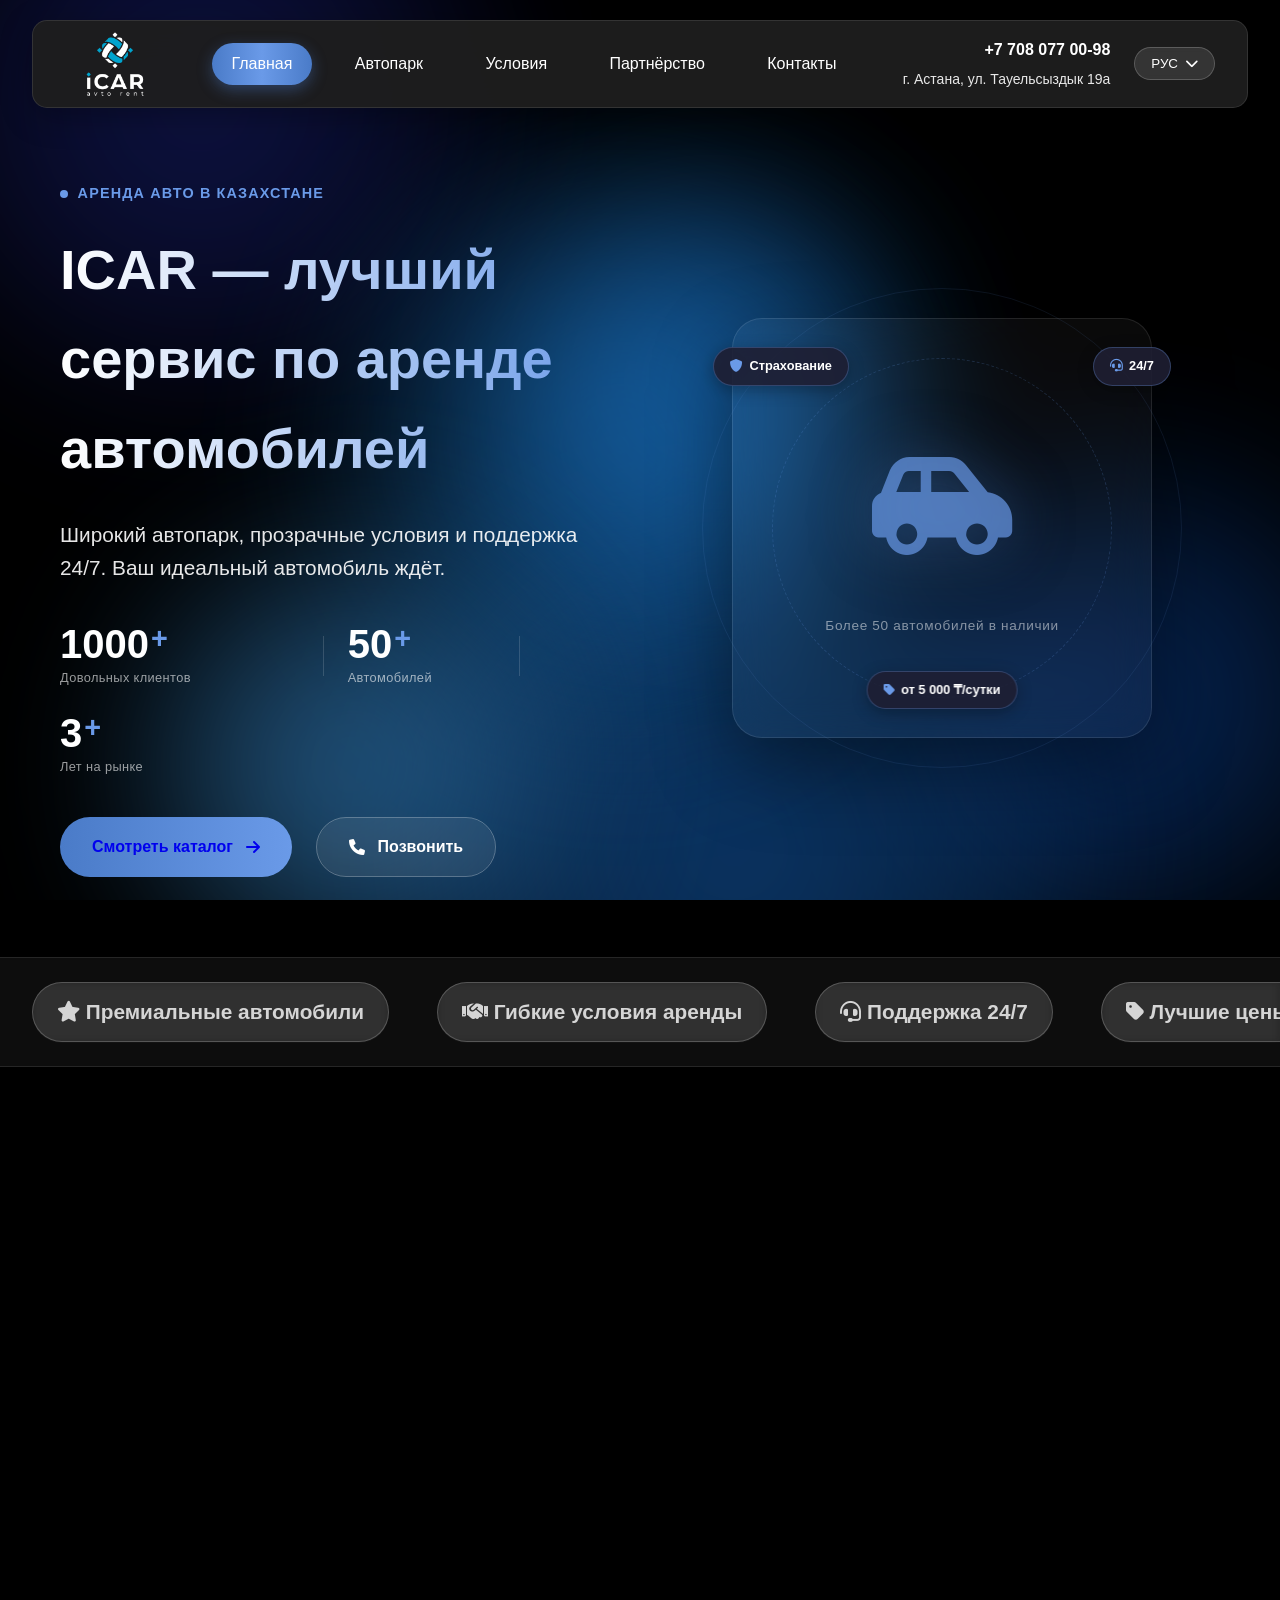
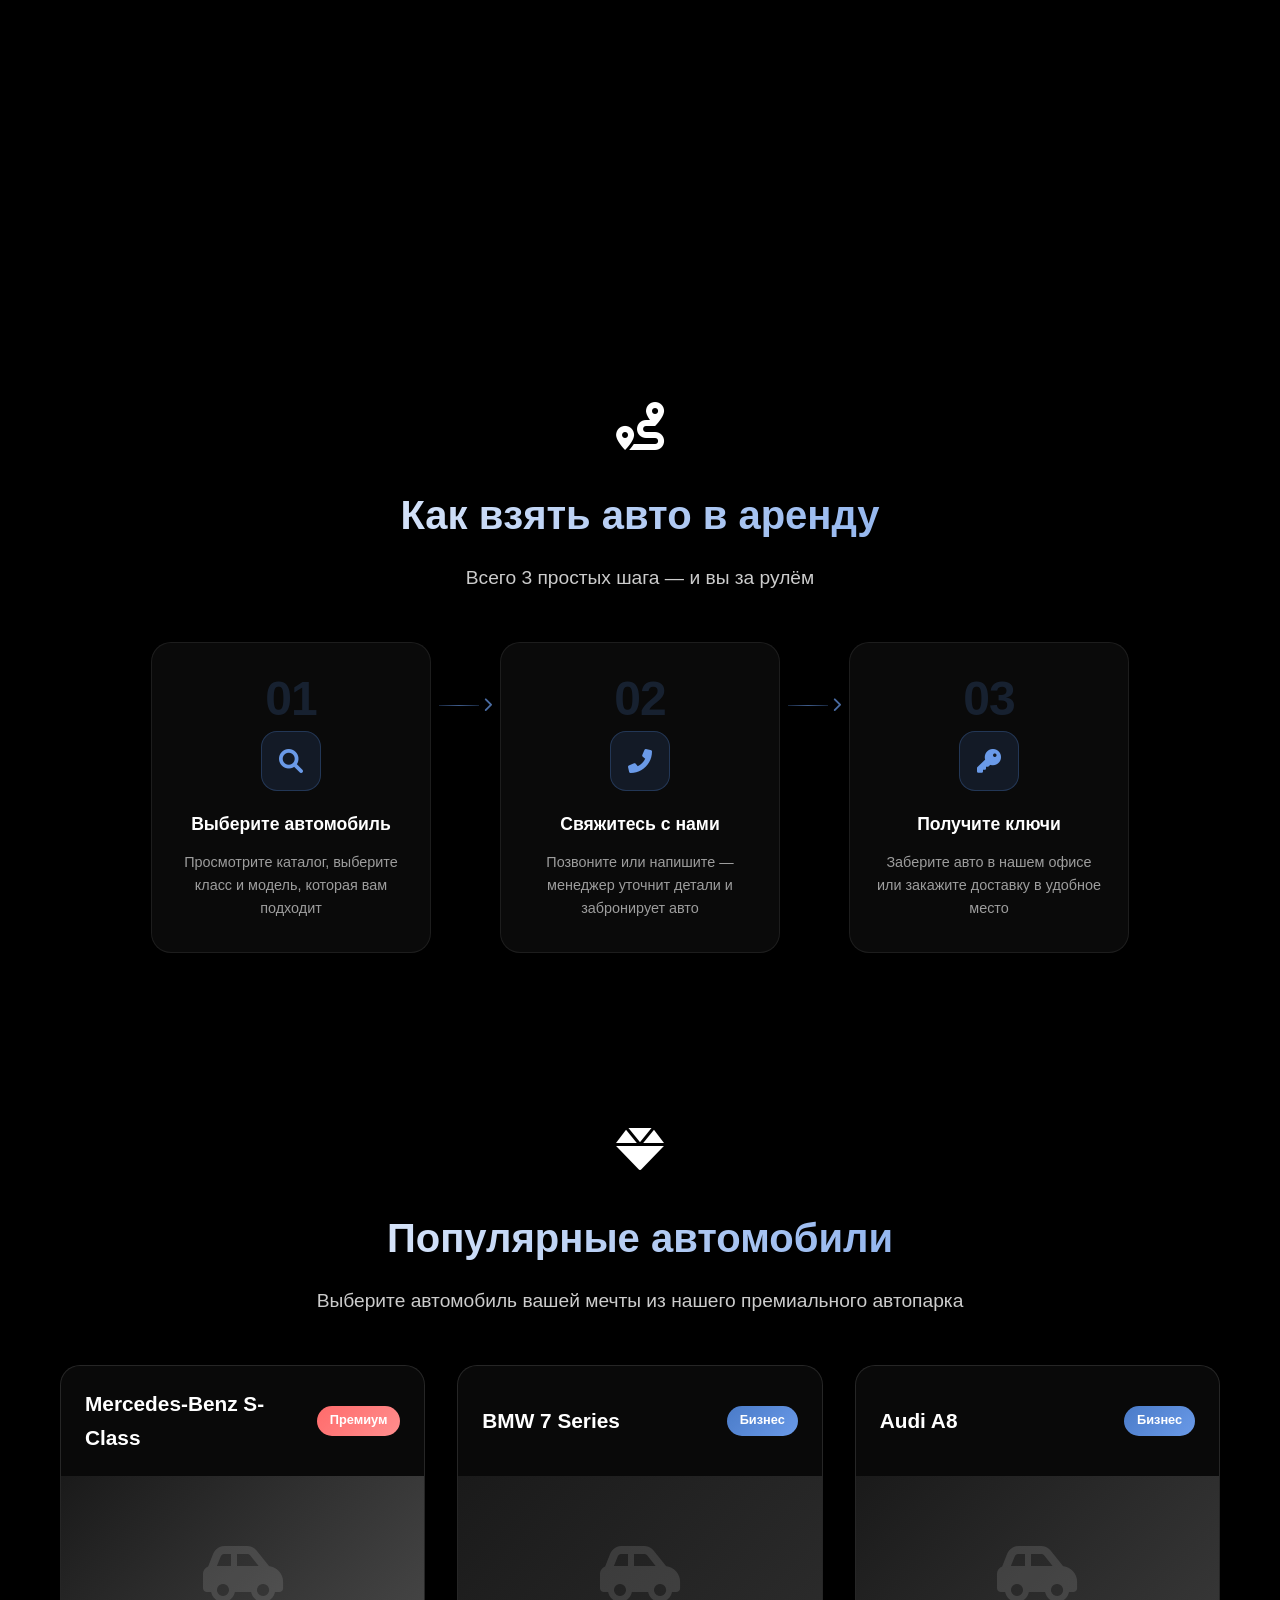
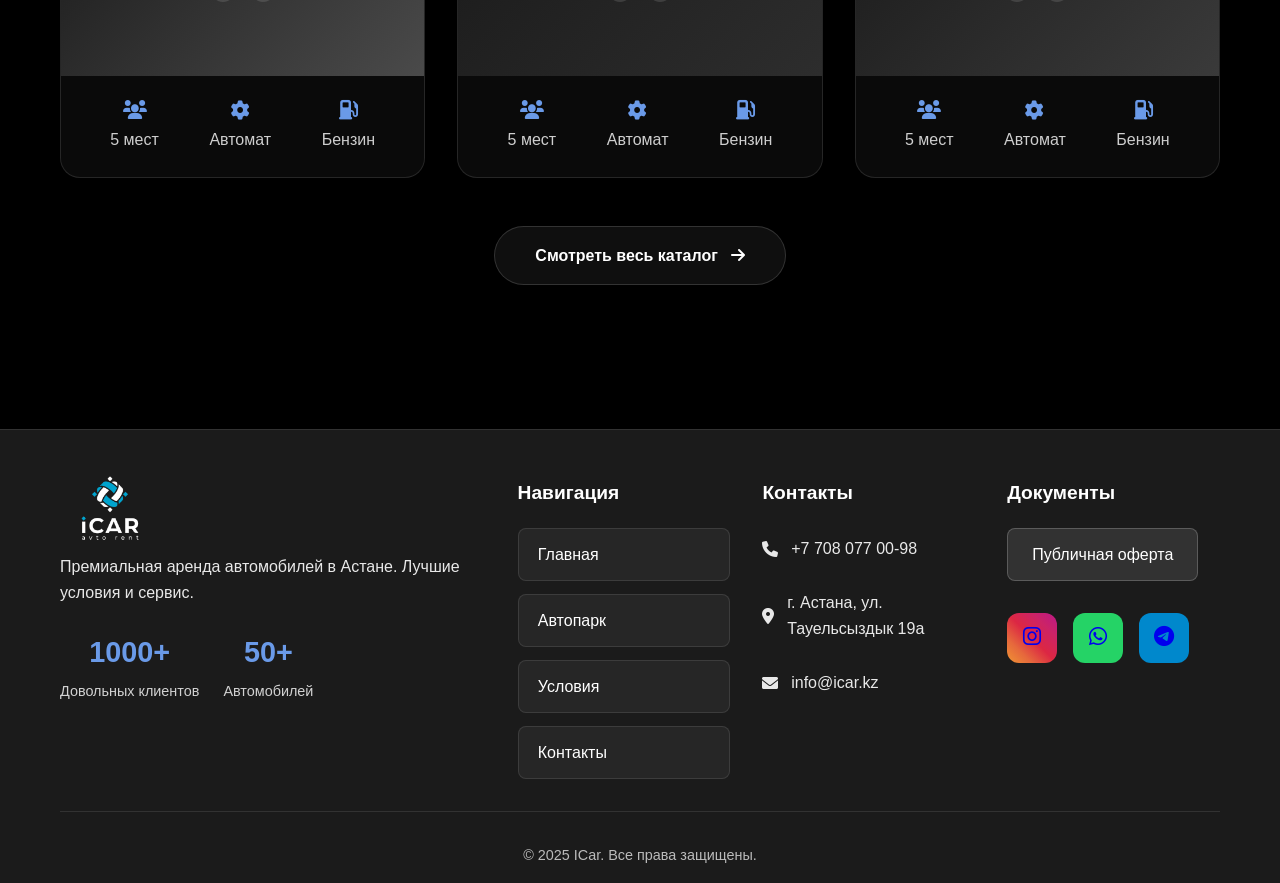
<file: index.html>
<!DOCTYPE html>
<html lang="ru">
<head>
    <meta charset="UTF-8">
    <meta name="viewport" content="width=device-width, initial-scale=1.0">
    <title>ICar — Аренда автомобилей в Астане | от 5 000 ₸/сутки</title>
    <meta name="description" content="ICar — аренда автомобилей в Астане. Более 50 машин: от эконом до премиум. Страхование включено, поддержка 24/7. Цены от 5 000 ₸/сутки. Доставка по городу.">
    <meta name="keywords" content="аренда авто Астана, прокат автомобилей Казахстан, аренда машин Астана, прокат авто недорого, ICar, аренда без водителя, прокат машин Астана, аренда авто посуточно">
    <link rel="canonical" href="https://icar.kz/">
    <!-- Open Graph -->
    <meta property="og:type" content="website">
    <meta property="og:title" content="ICar — Аренда автомобилей в Астане | от 5 000 ₸/сутки">
    <meta property="og:description" content="Более 50 автомобилей: от эконом до премиум. Страхование включено, поддержка 24/7. Доставка по городу.">
    <meta property="og:url" content="https://icar.kz/">
    <meta property="og:image" content="https://icar.kz/images/logo.png">
    <meta property="og:site_name" content="ICar">
    <meta property="og:locale" content="ru_RU">
    <!-- Twitter Card -->
    <meta name="twitter:card" content="summary_large_image">
    <meta name="twitter:title" content="ICar — Аренда автомобилей в Астане">
    <meta name="twitter:description" content="Более 50 автомобилей: от эконом до премиум. Страхование, поддержка 24/7, от 5 000 ₸/сутки.">
    <meta name="twitter:image" content="https://icar.kz/images/logo.png">
    <!-- Geo -->
    <meta name="geo.region" content="KZ-AST">
    <meta name="geo.placename" content="Астана">
    <meta name="geo.position" content="51.1466;71.4560">
    <meta name="ICBM" content="51.1466, 71.4560">
    <link rel="preconnect" href="https://cdnjs.cloudflare.com" crossorigin>
    <link rel="stylesheet" href="style.css">
    <link rel="stylesheet" href="https://cdnjs.cloudflare.com/ajax/libs/font-awesome/6.0.0/css/all.min.css">
    <link rel="icon" type="image/png" href="images/logo2.png">
    <link rel="apple-touch-icon" href="images/logo2.png">
</head>
<body>
    <!-- Animated Background -->
    <div class="animated-background">
        <div class="gradient-spot spot-1"></div>
        <div class="gradient-spot spot-2"></div>
        <div class="gradient-spot spot-3"></div>
        <div class="gradient-spot spot-4"></div>
        <div class="gradient-spot spot-5"></div>
        <div class="gradient-spot spot-6"></div>
    </div>

    <!-- Header -->
    <header class="header">
        <div class="header-container">
            <div class="header-content">
                <div class="logo-container">
                    <img src="images/logo.png" alt="ICar - Аренда автомобилей" class="logo-img">
                </div>

                <button class="hamburger" id="hamburger" aria-label="Меню">
                    <span></span><span></span><span></span>
                </button>

                <nav class="nav" id="mainNav" aria-label="Основная навигация">
                    <a href="index.html" class="active">Главная</a>
                    <a href="catalog.html">Автопарк</a>
                    <a href="conditions.html">Условия</a>
                    <a href="partnership.html">Партнёрство</a>
                    <a href="contacts.html">Контакты</a>
                    <a href="tel:+77080770098" class="nav-mobile-phone"><i class="fas fa-phone"></i> +7 708 077 00-98</a>
                </nav>

                <div class="header-right">
                    <div class="contact-info">
                        <a href="tel:+77080770098" class="phone-link">
                            <div class="phone">+7 708 077 00-98</div>
                        </a>
                        <a href="https://maps.google.com/?q=г. Астана, ул. Тауельсыздык 19а" target="_blank" rel="noopener noreferrer" class="address-link">
                            <div class="address">г. Астана, ул. Тауельсыздык 19а</div>
                        </a>
                    </div>

                    <div class="language-section">
                        <button class="current-lang nav-lang-btn" id="currentLang">
                            <span>РУС</span>
                            <i class="fas fa-chevron-down"></i>
                        </button>
                        <div class="language-dropdown" id="languageDropdown">
                            <button class="lang-option" data-lang="РУС">Русский</button>
                            <button class="lang-option" data-lang="КАЗ">Қазақша</button>
                            <button class="lang-option" data-lang="ENG">English</button>
                            <button class="lang-option" data-lang="中文">中文</button>
                            <button class="lang-option" data-lang="DE">Deutsch</button>
                        </div>
                    </div>
                </div>
            </div>
        </div>
    </header>

    <main>
    <!-- Hero Section -->
    <section class="hero">
        <div class="container">
            <div class="hero-content">
                <!-- Left: text block -->
                <div class="hero-text hero-animate-left">
                    <div class="hero-eyebrow">
                        <span class="eyebrow-dot"></span>
                        Аренда авто в Казахстане
                    </div>
                    <h1 class="hero-title">ICAR — лучший сервис по аренде автомобилей</h1>
                    <p class="hero-subtitle">Широкий автопарк, прозрачные условия и поддержка 24/7. Ваш идеальный автомобиль ждёт.</p>

                    <!-- Animated Stats -->
                    <div class="hero-stats">
                        <div class="hero-stat">
                            <div class="hero-stat-num" data-target="1000">0</div>
                            <div class="hero-stat-suffix">+</div>
                            <div class="hero-stat-label">Довольных клиентов</div>
                        </div>
                        <div class="hero-stat-divider"></div>
                        <div class="hero-stat">
                            <div class="hero-stat-num" data-target="50">0</div>
                            <div class="hero-stat-suffix">+</div>
                            <div class="hero-stat-label">Автомобилей</div>
                        </div>
                        <div class="hero-stat-divider"></div>
                        <div class="hero-stat">
                            <div class="hero-stat-num" data-target="3">0</div>
                            <div class="hero-stat-suffix">+</div>
                            <div class="hero-stat-label">Лет на рынке</div>
                        </div>
                    </div>

                    <div class="hero-buttons">
                        <a href="catalog.html" class="hero-btn catalog-btn">
                            <span>Смотреть каталог</span>
                            <i class="fas fa-arrow-right"></i>
                        </a>
                        <a href="tel:+77080770098" class="hero-btn hero-btn-outline">
                            <i class="fas fa-phone"></i>
                            <span>Позвонить</span>
                        </a>
                    </div>
                </div>

                <!-- Right: showcase card -->
                <div class="hero-showcase hero-animate-right">
                    <div class="showcase-card">
                        <!-- Decorative circles -->
                        <div class="showcase-ring ring-1"></div>
                        <div class="showcase-ring ring-2"></div>
                        <!-- Main icon -->
                        <div class="showcase-car-icon">
                            <i class="fas fa-car-side"></i>
                        </div>
                        <!-- Floating badges -->
                        <div class="showcase-badge badge-top-left">
                            <i class="fas fa-shield-alt"></i> Страхование
                        </div>
                        <div class="showcase-badge badge-top-right">
                            <i class="fas fa-headset"></i> 24/7
                        </div>
                        <div class="showcase-badge badge-bottom">
                            <i class="fas fa-tag"></i> от 5 000 ₸/сутки
                        </div>
                        <!-- Bottom label -->
                        <div class="showcase-label">Более 50 автомобилей в наличии</div>
                    </div>
                </div>
            </div>

            <!-- Scrolling text strip -->
            <div class="scrolling-text-container">
                <div class="scrolling-track">
                    <div class="scrolling-content">
                        <div class="scrolling-item"><i class="fas fa-star"></i> Премиальные автомобили</div>
                        <div class="scrolling-item"><i class="fas fa-handshake"></i> Гибкие условия аренды</div>
                        <div class="scrolling-item"><i class="fas fa-headset"></i> Поддержка 24/7</div>
                        <div class="scrolling-item"><i class="fas fa-tag"></i> Лучшие цены в Астане</div>
                        <div class="scrolling-item"><i class="fas fa-car"></i> Более 50 моделей</div>
                        <div class="scrolling-item"><i class="fas fa-shield-alt"></i> Страхование включено</div>
                        <div class="scrolling-item"><i class="fas fa-truck"></i> Доставка автомобиля</div>
                        <div class="scrolling-item"><i class="fas fa-tools"></i> Техническая поддержка</div>
                        <div class="scrolling-item"><i class="fas fa-star"></i> Премиальные автомобили</div>
                        <div class="scrolling-item"><i class="fas fa-handshake"></i> Гибкие условия аренды</div>
                        <div class="scrolling-item"><i class="fas fa-headset"></i> Поддержка 24/7</div>
                        <div class="scrolling-item"><i class="fas fa-tag"></i> Лучшие цены в Астане</div>
                        <div class="scrolling-item"><i class="fas fa-car"></i> Более 50 моделей</div>
                        <div class="scrolling-item"><i class="fas fa-shield-alt"></i> Страхование включено</div>
                        <div class="scrolling-item"><i class="fas fa-truck"></i> Доставка автомобиля</div>
                        <div class="scrolling-item"><i class="fas fa-tools"></i> Техническая поддержка</div>
                    </div>
                </div>
            </div>
        </div>
    </section>

    <!-- Advantages Section -->
    <section class="advantages reveal-section">
        <div class="container">
            <div class="section-header reveal-item">
                <div class="section-icon"><i class="fas fa-trophy"></i></div>
                <h2>Почему выбирают ICar</h2>
                <p>Мы предлагаем лучший сервис аренды автомобилей в Казахстане</p>
            </div>

            <div class="advantages-grid">
                <div class="advantage-card reveal-item">
                    <div class="advantage-icon-wrap">
                        <i class="fas fa-car"></i>
                    </div>
                    <h3>Широкий автопарк</h3>
                    <p>Более 50 автомобилей: от экономичных до премиальных. Всегда есть подходящий вариант.</p>
                </div>
                <div class="advantage-card reveal-item">
                    <div class="advantage-icon-wrap">
                        <i class="fas fa-shield-alt"></i>
                    </div>
                    <h3>Страхование включено</h3>
                    <p>Полная страховка входит в стоимость аренды. Вы защищены от непредвиденных ситуаций.</p>
                </div>
                <div class="advantage-card reveal-item">
                    <div class="advantage-icon-wrap">
                        <i class="fas fa-headset"></i>
                    </div>
                    <h3>Поддержка 24/7</h3>
                    <p>Наши менеджеры всегда на связи. Решаем любые вопросы круглосуточно.</p>
                </div>
                <div class="advantage-card reveal-item">
                    <div class="advantage-icon-wrap">
                        <i class="fas fa-tags"></i>
                    </div>
                    <h3>Честные цены</h3>
                    <p>Никаких скрытых платежей. Скидки при долгосрочной аренде от 3 дней.</p>
                </div>
            </div>
        </div>
    </section>

    <!-- How it works Section -->
    <section class="how-it-works reveal-section">
        <div class="container">
            <div class="section-header reveal-item">
                <div class="section-icon"><i class="fas fa-route"></i></div>
                <h2>Как взять авто в аренду</h2>
                <p>Всего 3 простых шага — и вы за рулём</p>
            </div>

            <div class="steps-container">
                <div class="step reveal-item">
                    <div class="step-num">01</div>
                    <div class="step-icon-wrap">
                        <i class="fas fa-search"></i>
                    </div>
                    <h3>Выберите автомобиль</h3>
                    <p>Просмотрите каталог, выберите класс и модель, которая вам подходит</p>
                </div>
                <div class="step-connector reveal-item">
                    <div class="connector-line"></div>
                    <i class="fas fa-chevron-right connector-arrow"></i>
                </div>
                <div class="step reveal-item">
                    <div class="step-num">02</div>
                    <div class="step-icon-wrap">
                        <i class="fas fa-phone-alt"></i>
                    </div>
                    <h3>Свяжитесь с нами</h3>
                    <p>Позвоните или напишите — менеджер уточнит детали и забронирует авто</p>
                </div>
                <div class="step-connector reveal-item">
                    <div class="connector-line"></div>
                    <i class="fas fa-chevron-right connector-arrow"></i>
                </div>
                <div class="step reveal-item">
                    <div class="step-num">03</div>
                    <div class="step-icon-wrap">
                        <i class="fas fa-key"></i>
                    </div>
                    <h3>Получите ключи</h3>
                    <p>Заберите авто в нашем офисе или закажите доставку в удобное место</p>
                </div>
            </div>
        </div>
    </section>

    <!-- Premium Cars Section -->
    <section class="premium-cars reveal-section">
        <div class="container">
            <div class="section-header reveal-item">
                <div class="section-icon"><i class="fas fa-gem"></i></div>
                <h2>Популярные автомобили</h2>
                <p>Выберите автомобиль вашей мечты из нашего премиального автопарка</p>
            </div>

            <div class="premium-cars-grid">
                <div class="premium-car-card reveal-item">
                    <div class="car-header">
                        <h3>Mercedes-Benz S-Class</h3>
                        <div class="car-badge premium">Премиум</div>
                    </div>
                    <div class="car-image mercedes">
                        <div class="car-image-icon"><i class="fas fa-car-side"></i></div>
                        <div class="car-overlay">
                            <div class="car-price">от 15 000 ₸/сутки</div>
                            <a href="catalog.html" class="car-rent-btn">Арендовать</a>
                        </div>
                    </div>
                    <div class="car-features">
                        <div class="feature">
                            <i class="fas fa-users"></i>
                            <span>5 мест</span>
                        </div>
                        <div class="feature">
                            <i class="fas fa-cog"></i>
                            <span>Автомат</span>
                        </div>
                        <div class="feature">
                            <i class="fas fa-gas-pump"></i>
                            <span>Бензин</span>
                        </div>
                    </div>
                </div>

                <div class="premium-car-card reveal-item">
                    <div class="car-header">
                        <h3>BMW 7 Series</h3>
                        <div class="car-badge business">Бизнес</div>
                    </div>
                    <div class="car-image bmw">
                        <div class="car-image-icon"><i class="fas fa-car-side"></i></div>
                        <div class="car-overlay">
                            <div class="car-price">от 14 000 ₸/сутки</div>
                            <a href="catalog.html" class="car-rent-btn">Арендовать</a>
                        </div>
                    </div>
                    <div class="car-features">
                        <div class="feature">
                            <i class="fas fa-users"></i>
                            <span>5 мест</span>
                        </div>
                        <div class="feature">
                            <i class="fas fa-cog"></i>
                            <span>Автомат</span>
                        </div>
                        <div class="feature">
                            <i class="fas fa-gas-pump"></i>
                            <span>Бензин</span>
                        </div>
                    </div>
                </div>

                <div class="premium-car-card reveal-item">
                    <div class="car-header">
                        <h3>Audi A8</h3>
                        <div class="car-badge business">Бизнес</div>
                    </div>
                    <div class="car-image audi">
                        <div class="car-image-icon"><i class="fas fa-car-side"></i></div>
                        <div class="car-overlay">
                            <div class="car-price">от 13 000 ₸/сутки</div>
                            <a href="catalog.html" class="car-rent-btn">Арендовать</a>
                        </div>
                    </div>
                    <div class="car-features">
                        <div class="feature">
                            <i class="fas fa-users"></i>
                            <span>5 мест</span>
                        </div>
                        <div class="feature">
                            <i class="fas fa-cog"></i>
                            <span>Автомат</span>
                        </div>
                        <div class="feature">
                            <i class="fas fa-gas-pump"></i>
                            <span>Бензин</span>
                        </div>
                    </div>
                </div>
            </div>

            <div class="section-cta reveal-item">
                <a href="catalog.html" class="section-cta-btn">
                    Смотреть весь каталог
                    <i class="fas fa-arrow-right"></i>
                </a>
            </div>
        </div>
    </section>

    </main>

    <!-- Footer -->
    <footer class="footer">
        <div class="container">
            <div class="footer-content">
                <div class="footer-section">
                    <div class="logo-container">
                        <img src="images/logo.png" alt="ICar — аренда автомобилей в Астане" class="logo-img" loading="lazy">
                    </div>
                    <p class="footer-description">Премиальная аренда автомобилей в Астане. Лучшие условия и сервис.</p>
                    <div class="footer-stats">
                        <div class="stat">
                            <div class="stat-number">1000+</div>
                            <div class="stat-label">Довольных клиентов</div>
                        </div>
                        <div class="stat">
                            <div class="stat-number">50+</div>
                            <div class="stat-label">Автомобилей</div>
                        </div>
                    </div>
                </div>

                <div class="footer-section">
                    <h3>Навигация</h3>
                    <nav class="footer-nav" aria-label="Навигация в подвале">
                        <a href="index.html" class="footer-nav-btn">Главная</a>
                        <a href="catalog.html" class="footer-nav-btn">Автопарк</a>
                        <a href="conditions.html" class="footer-nav-btn">Условия</a>
                        <a href="contacts.html" class="footer-nav-btn">Контакты</a>
                    </nav>
                </div>

                <div class="footer-section">
                    <h3>Контакты</h3>
                    <div class="footer-contact">
                        <a href="tel:+77080770098" class="contact-link">
                            <p><i class="fas fa-phone"></i> +7 708 077 00-98</p>
                        </a>
                        <a href="https://maps.google.com/?q=г. Астана, ул. Тауельсыздык 19а" target="_blank" rel="noopener noreferrer" class="contact-link">
                            <p><i class="fas fa-map-marker-alt"></i> г. Астана, ул. Тауельсыздык 19а</p>
                        </a>
                        <a href="mailto:info@icar.kz" class="contact-link">
                            <p><i class="fas fa-envelope"></i> info@icar.kz</p>
                        </a>
                    </div>
                </div>

                <div class="footer-section">
                    <h3>Документы</h3>
                    <a href="offerta.html" class="offerta-btn">Публичная оферта</a>
                    <div class="social-links">
                        <a href="https://www.instagram.com/icar_avtorent?igsh=MTllbDN0MnJyYnE5Zw%3D%3D&utm_source=qr" class="social-btn instagram" rel="noopener noreferrer" target="_blank" aria-label="ICar в Instagram">
                            <i class="fab fa-instagram"></i>
                        </a>
                        <a href="https://wa.me/message/NWBAXKDHB6WHJ1" class="social-btn whatsapp" rel="noopener noreferrer" target="_blank" aria-label="Написать в WhatsApp">
                            <i class="fab fa-whatsapp"></i>
                        </a>
                        <a href="https://t.me/icarlife" class="social-btn telegram" rel="noopener noreferrer" target="_blank" aria-label="ICar в Telegram">
                            <i class="fab fa-telegram"></i>
                        </a>
                    </div>
                </div>
            </div>

            <div class="footer-bottom">
                <p>&copy; 2025 ICar. Все права защищены.</p>
            </div>
        </div>
    </footer>

    <script src="translator.js"></script>
    <script src="script.js"></script>
    <script>
        // ---- Scroll reveal ----
        const revealObserver = new IntersectionObserver((entries) => {
            entries.forEach((entry, i) => {
                if (entry.isIntersecting) {
                    // Stagger delay for reveal-item children
                    if (entry.target.classList.contains('reveal-section')) {
                        entry.target.querySelectorAll('.reveal-item').forEach((el, idx) => {
                            setTimeout(() => el.classList.add('visible'), idx * 120);
                        });
                    }
                    entry.target.classList.add('visible');
                    revealObserver.unobserve(entry.target);
                }
            });
        }, { threshold: 0.12 });

        document.querySelectorAll('.reveal-section, .reveal-item').forEach(el => {
            revealObserver.observe(el);
        });

        // ---- Count-up for hero stats ----
        function countUp(el, target, duration) {
            const start = performance.now();
            function update(now) {
                const progress = Math.min((now - start) / duration, 1);
                const eased = 1 - Math.pow(1 - progress, 3);
                el.textContent = Math.round(eased * target);
                if (progress < 1) requestAnimationFrame(update);
            }
            requestAnimationFrame(update);
        }

        const statsObserver = new IntersectionObserver((entries) => {
            entries.forEach(entry => {
                if (entry.isIntersecting) {
                    document.querySelectorAll('.hero-stat-num').forEach(el => {
                        countUp(el, parseInt(el.dataset.target), 1800);
                    });
                    statsObserver.disconnect();
                }
            });
        }, { threshold: 0.5 });

        const statsEl = document.querySelector('.hero-stats');
        if (statsEl) statsObserver.observe(statsEl);
    </script>

    <!-- JSON-LD Structured Data -->
    <script type="application/ld+json">
    {
        "@context": "https://schema.org",
        "@type": "AutoRental",
        "name": "ICar",
        "description": "Аренда автомобилей в Астане. Более 50 машин: от эконом до премиум класса. Страхование включено, поддержка 24/7.",
        "url": "https://icar.kz",
        "logo": "https://icar.kz/images/logo.png",
        "image": "https://icar.kz/images/logo.png",
        "telephone": "+77080770098",
        "email": "info@icar.kz",
        "address": {
            "@type": "PostalAddress",
            "streetAddress": "ул. Тауельсыздык 19а",
            "addressLocality": "Астана",
            "addressCountry": "KZ"
        },
        "geo": {
            "@type": "GeoCoordinates",
            "latitude": 51.1466,
            "longitude": 71.4560
        },
        "openingHoursSpecification": {
            "@type": "OpeningHoursSpecification",
            "dayOfWeek": ["Monday","Tuesday","Wednesday","Thursday","Friday","Saturday","Sunday"],
            "opens": "09:00",
            "closes": "21:00"
        },
        "priceRange": "от 5 000 ₸/сутки",
        "currenciesAccepted": "KZT",
        "paymentAccepted": "Наличные, Банковская карта",
        "areaServed": {
            "@type": "City",
            "name": "Астана"
        },
        "sameAs": [
            "https://www.instagram.com/icar_avtorent",
            "https://t.me/icarlife"
        ]
    }
    </script>
    <script type="application/ld+json">
    {
        "@context": "https://schema.org",
        "@type": "WebSite",
        "name": "ICar",
        "url": "https://icar.kz",
        "potentialAction": {
            "@type": "SearchAction",
            "target": "https://icar.kz/catalog.html?q={search_term_string}",
            "query-input": "required name=search_term_string"
        }
    }
    </script>
    <script type="application/ld+json">
    {
        "@context": "https://schema.org",
        "@type": "BreadcrumbList",
        "itemListElement": [{
            "@type": "ListItem",
            "position": 1,
            "name": "Главная",
            "item": "https://icar.kz/"
        }]
    }
    </script>
</body>
</html>
</file>
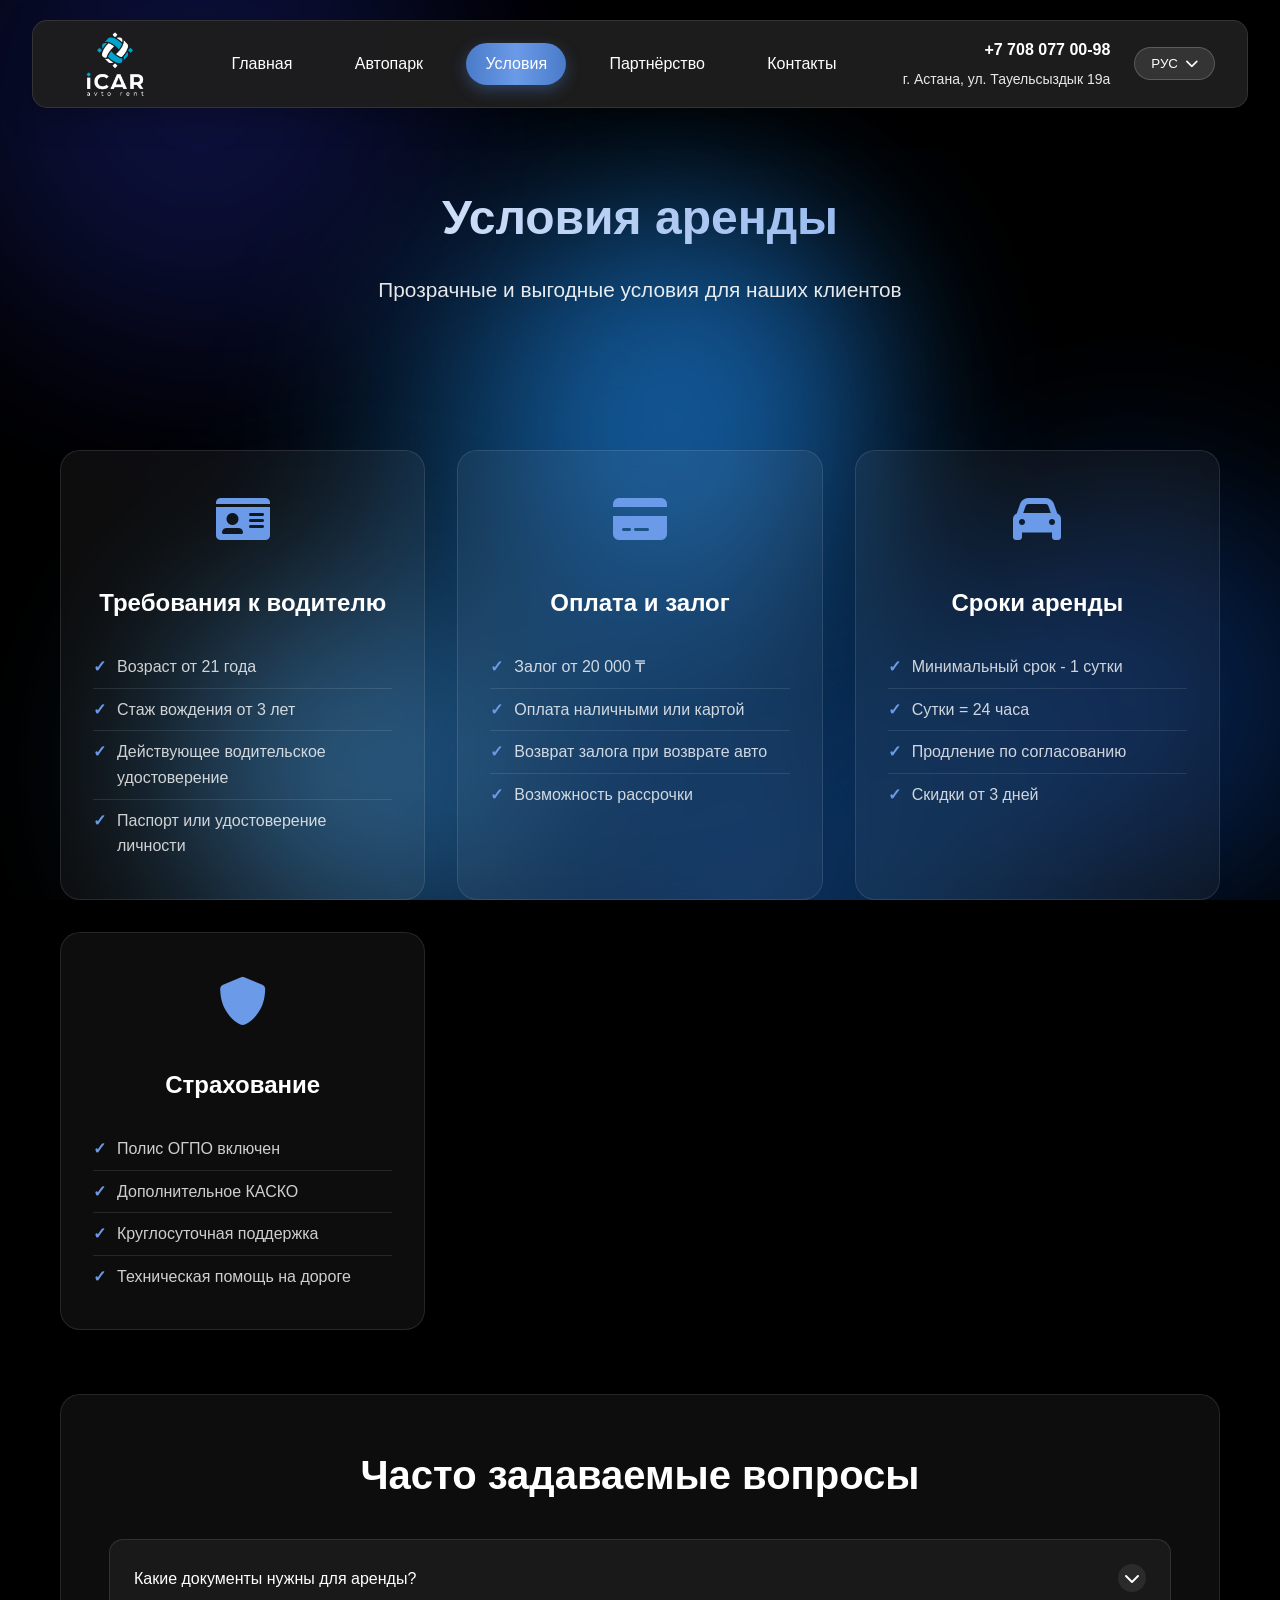
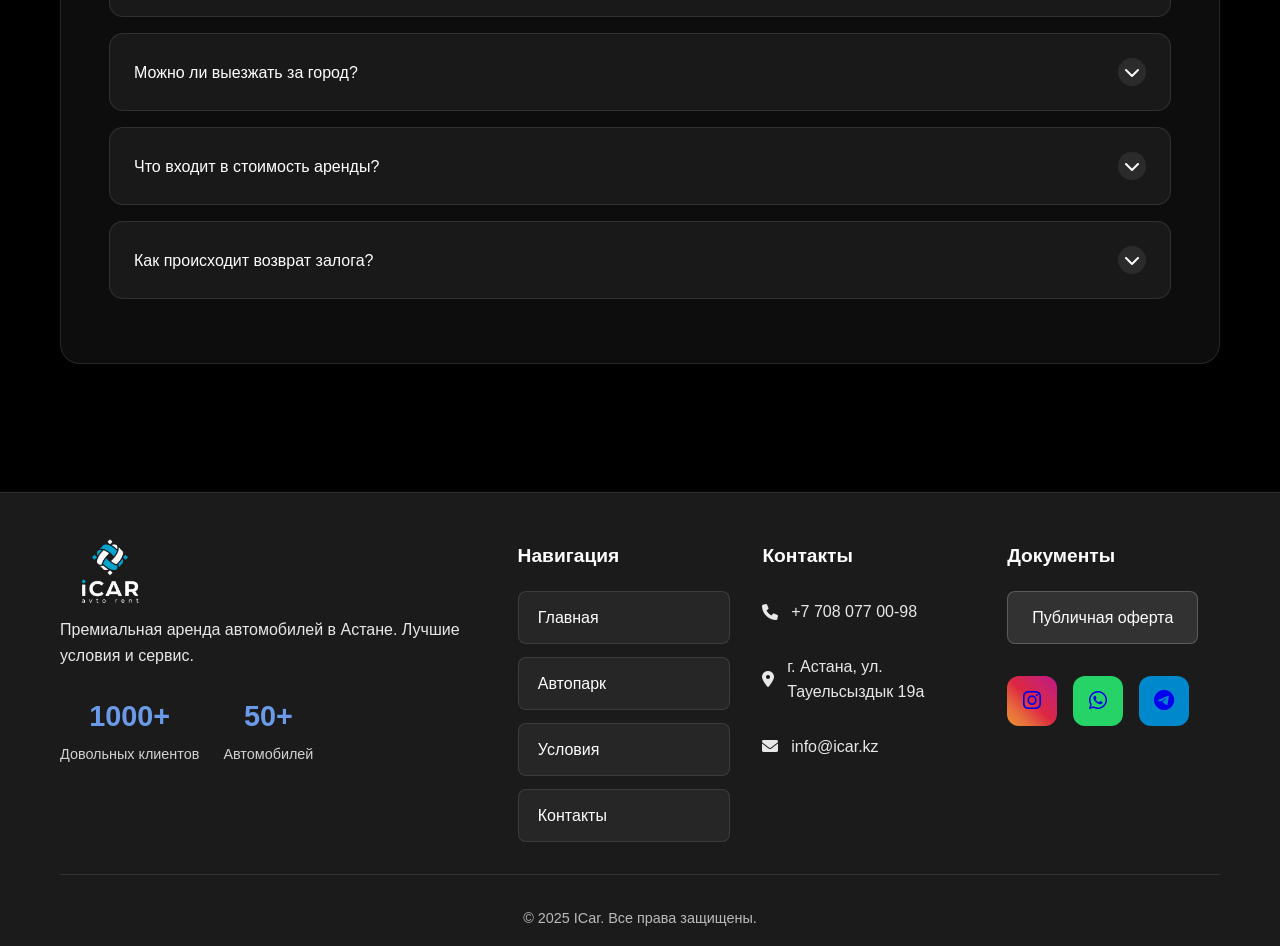
<file: conditions.html>
<!DOCTYPE html>
<html lang="ru">
<head>
    <meta charset="UTF-8">
    <meta name="viewport" content="width=device-width, initial-scale=1.0">
    <title>Условия аренды автомобилей — ICar Астана</title>
    <meta name="description" content="Условия аренды авто в ICar: возраст от 21 года, стаж от 3 лет, залог от 20 000 ₸. Страхование включено, поддержка 24/7. Прозрачные условия без скрытых платежей.">
    <meta name="keywords" content="условия аренды авто Астана, требования аренда машины, залог прокат авто, страховка аренда, ICar условия">
    <link rel="canonical" href="https://icar.kz/conditions.html">
    <meta property="og:type" content="website">
    <meta property="og:title" content="Условия аренды автомобилей — ICar Астана">
    <meta property="og:description" content="Прозрачные условия аренды: залог от 20 000 ₸, страхование включено, поддержка 24/7. Без скрытых платежей.">
    <meta property="og:url" content="https://icar.kz/conditions.html">
    <meta property="og:image" content="https://icar.kz/images/logo.png">
    <meta property="og:site_name" content="ICar">
    <meta property="og:locale" content="ru_RU">
    <meta name="twitter:card" content="summary">
    <meta name="twitter:title" content="Условия аренды — ICar">
    <meta name="twitter:description" content="Залог от 20 000 ₸, страхование включено, поддержка 24/7.">
    <link rel="preconnect" href="https://cdnjs.cloudflare.com" crossorigin>
    <link rel="stylesheet" href="style.css">
    <link rel="stylesheet" href="https://cdnjs.cloudflare.com/ajax/libs/font-awesome/6.0.0/css/all.min.css">
    <link rel="icon" type="image/png" href="images/logo2.png">
    <link rel="apple-touch-icon" href="images/logo2.png">
</head>
<body>
    <!-- Animated Background -->
    <div class="animated-background">
        <div class="gradient-spot spot-1"></div>
        <div class="gradient-spot spot-2"></div>
        <div class="gradient-spot spot-3"></div>
        <div class="gradient-spot spot-4"></div>
        <div class="gradient-spot spot-5"></div>
        <div class="gradient-spot spot-6"></div>
    </div>

    <!-- Header -->
    <header class="header">
        <div class="header-container">
            <div class="header-content">
                <div class="logo-container">
                    <img src="images/logo.png" alt="ICar — аренда автомобилей в Астане" loading="lazy" class="logo-img">
                </div>

                <button class="hamburger" id="hamburger" aria-label="Меню">
                    <span></span><span></span><span></span>
                </button>

                <nav class="nav" id="mainNav" aria-label="Основная навигация">
                    <a href="index.html">Главная</a>
                    <a href="catalog.html">Автопарк</a>
                    <a href="conditions.html">Условия</a>
                    <a href="partnership.html">Партнёрство</a>
                    <a href="contacts.html">Контакты</a>
                    <a href="tel:+77080770098" class="nav-mobile-phone"><i class="fas fa-phone"></i> +7 708 077 00-98</a>
                </nav>

                <div class="header-right">
                    <div class="contact-info">
                        <a href="tel:+77080770098" class="phone-link">
                            <div class="phone">+7 708 077 00-98</div>
                        </a>
                        <a href="https://maps.google.com/?q=г. Астана, ул. Тауельсыздык 19а" target="_blank" rel="noopener noreferrer" class="address-link">
                            <div class="address">г. Астана, ул. Тауельсыздык 19а</div>
                        </a>
                    </div>

                    <div class="language-section">
                        <button class="current-lang nav-lang-btn" id="currentLang">
                            <span>РУС</span>
                            <i class="fas fa-chevron-down"></i>
                        </button>
                        <div class="language-dropdown" id="languageDropdown">
                            <button class="lang-option" data-lang="РУС">Русский</button>
                            <button class="lang-option" data-lang="КАЗ">Қазақша</button>
                            <button class="lang-option" data-lang="ENG">English</button>
                            <button class="lang-option" data-lang="中文">中文</button>
                            <button class="lang-option" data-lang="DE">Deutsch</button>
                        </div>
                    </div>
                </div>
            </div>
        </div>
    </header>

    <main>
    <section class="conditions-hero">
        <div class="container">
            <h1>Условия аренды</h1>
            <p>Прозрачные и выгодные условия для наших клиентов</p>
        </div>
    </section>

    <section class="conditions">
        <div class="container">
            <div class="conditions-grid">
                <div class="condition-card">
                    <div class="condition-icon">
                        <i class="fas fa-id-card"></i>
                    </div>
                    <h3>Требования к водителю</h3>
                    <ul>
                        <li>Возраст от 21 года</li>
                        <li>Стаж вождения от 3 лет</li>
                        <li>Действующее водительское удостоверение</li>
                        <li>Паспорт или удостоверение личности</li>
                    </ul>
                </div>

                <div class="condition-card">
                    <div class="condition-icon">
                        <i class="fas fa-credit-card"></i>
                    </div>
                    <h3>Оплата и залог</h3>
                    <ul>
                        <li>Залог от 20 000 ₸</li>
                        <li>Оплата наличными или картой</li>
                        <li>Возврат залога при возврате авто</li>
                        <li>Возможность рассрочки</li>
                    </ul>
                </div>

                <div class="condition-card">
                    <div class="condition-icon">
                        <i class="fas fa-car"></i>
                    </div>
                    <h3>Сроки аренды</h3>
                    <ul>
                        <li>Минимальный срок - 1 сутки</li>
                        <li>Сутки = 24 часа</li>
                        <li>Продление по согласованию</li>
                        <li>Скидки от 3 дней</li>
                    </ul>
                </div>

                <div class="condition-card">
                    <div class="condition-icon">
                        <i class="fas fa-shield-alt"></i>
                    </div>
                    <h3>Страхование</h3>
                    <ul>
                        <li>Полис ОГПО включен</li>
                        <li>Дополнительное КАСКО</li>
                        <li>Круглосуточная поддержка</li>
                        <li>Техническая помощь на дороге</li>
                    </ul>
                </div>
            </div>

            <div class="faq-section">
                <h2>Часто задаваемые вопросы</h2>
                <div class="faq-container">
                    <div class="faq-item">
                        <div class="faq-question">
                            <span>Какие документы нужны для аренды?</span>
                            <i class="fas fa-chevron-down"></i>
                        </div>
                        <div class="faq-answer">
                            <p>Для аренды автомобиля потребуется: действующее водительское удостоверение, паспорт или удостоверение личности, а также залоговая сумма.</p>
                        </div>
                    </div>

                    <div class="faq-item">
                        <div class="faq-question">
                            <span>Можно ли выезжать за город?</span>
                            <i class="fas fa-chevron-down"></i>
                        </div>
                        <div class="faq-answer">
                            <p>Да, вы можете свободно передвигаться по всей территории Казахстана. При выезде за пределы страны требуется дополнительное согласование.</p>
                        </div>
                    </div>

                    <div class="faq-item">
                        <div class="faq-question">
                            <span>Что входит в стоимость аренды?</span>
                            <i class="fas fa-chevron-down"></i>
                        </div>
                        <div class="faq-answer">
                            <p>В стоимость включены: страховка ОСАГО, техобслуживание, сезонная резина, круглосуточная поддержка. Топливо и платные парковки оплачиваются отдельно.</p>
                        </div>
                    </div>

                    <div class="faq-item">
                        <div class="faq-question">
                            <span>Как происходит возврат залога?</span>
                            <i class="fas fa-chevron-down"></i>
                        </div>
                        <div class="faq-answer">
                            <p>Залог возвращается в полном объеме при возврате автомобиля в исправном состоянии и с полным баком топлива. Возврат осуществляется в течение 1-3 банковских дней.</p>
                        </div>
                    </div>
                </div>
            </div>
        </div>
    </section>
    </main>

    <!-- Footer -->
    <footer class="footer">
        <div class="container">
            <div class="footer-content">
                <div class="footer-section">
                    <div class="logo-container">
                        <img src="images/logo.png" alt="ICar — аренда автомобилей в Астане" loading="lazy" class="logo-img">
                    </div>
                    <p class="footer-description">Премиальная аренда автомобилей в Астане. Лучшие условия и сервис.</p>
                    <div class="footer-stats">
                        <div class="stat">
                            <div class="stat-number">1000+</div>
                            <div class="stat-label">Довольных клиентов</div>
                        </div>
                        <div class="stat">
                            <div class="stat-number">50+</div>
                            <div class="stat-label">Автомобилей</div>
                        </div>
                    </div>
                </div>

                <div class="footer-section">
                    <h3>Навигация</h3>
                    <nav class="footer-nav" aria-label="Навигация в подвале">
                        <a href="index.html" class="footer-nav-btn">Главная</a>
                        <a href="catalog.html" class="footer-nav-btn">Автопарк</a>
                        <a href="conditions.html" class="footer-nav-btn">Условия</a>
                        <a href="contacts.html" class="footer-nav-btn">Контакты</a>
                    </nav>
                </div>

                <div class="footer-section">
                    <h3>Контакты</h3>
                    <div class="footer-contact">
                        <a href="tel:+77080770098" class="contact-link">
                            <p><i class="fas fa-phone"></i> +7 708 077 00-98</p>
                        </a>
                        <a href="https://maps.google.com/?q=г. Астана, ул. Тауельсыздык 19а" target="_blank" rel="noopener noreferrer" class="contact-link">
                            <p><i class="fas fa-map-marker-alt"></i> г. Астана, ул. Тауельсыздык 19а</p>
                        </a>
                        <a href="mailto:info@icar.kz" class="contact-link">
                            <p><i class="fas fa-envelope"></i> info@icar.kz</p>
                        </a>
                    </div>
                </div>

                <div class="footer-section">
                    <h3>Документы</h3>
                    <a href="offerta.html" class="offerta-btn">Публичная оферта</a>
                    <div class="social-links">
                        <a href="https://www.instagram.com/icar_avtorent?igsh=MTllbDN0MnJyYnE5Zw%3D%3D&utm_source=qr" class="social-btn instagram" target="_blank" rel="noopener noreferrer" aria-label="ICar в Instagram">
                            <i class="fab fa-instagram"></i>
                        </a>
                        <a href="https://wa.me/message/NWBAXKDHB6WHJ1" class="social-btn whatsapp" target="_blank" rel="noopener noreferrer" aria-label="Написать в WhatsApp">
                            <i class="fab fa-whatsapp"></i>
                        </a>
                        <a href="https://t.me/icarlife" class="social-btn telegram" target="_blank" rel="noopener noreferrer" aria-label="ICar в Telegram">
                            <i class="fab fa-telegram"></i>
                        </a>
                    </div>
                </div>
            </div>

            <div class="footer-bottom">
                <p>&copy; 2025 ICar. Все права защищены.</p>
            </div>
        </div>
    </footer>

    <script src="translator.js"></script>
    <script src="script.js"></script>

    <!-- JSON-LD Structured Data -->
    <script type="application/ld+json">
    {
        "@context": "https://schema.org",
        "@type": "BreadcrumbList",
        "itemListElement": [{
            "@type": "ListItem",
            "position": 1,
            "name": "Главная",
            "item": "https://icar.kz/"
        },{
            "@type": "ListItem",
            "position": 2,
            "name": "Условия аренды",
            "item": "https://icar.kz/conditions.html"
        }]
    }
    </script>
    <script type="application/ld+json">
    {
        "@context": "https://schema.org",
        "@type": "FAQPage",
        "mainEntity": [{
            "@type": "Question",
            "name": "Какие документы нужны для аренды?",
            "acceptedAnswer": {
                "@type": "Answer",
                "text": "Для аренды автомобиля потребуется: действующее водительское удостоверение, паспорт или удостоверение личности, а также залоговая сумма."
            }
        },{
            "@type": "Question",
            "name": "Можно ли выезжать за город?",
            "acceptedAnswer": {
                "@type": "Answer",
                "text": "Да, вы можете свободно передвигаться по всей территории Казахстана. При выезде за пределы страны требуется дополнительное согласование."
            }
        },{
            "@type": "Question",
            "name": "Что входит в стоимость аренды?",
            "acceptedAnswer": {
                "@type": "Answer",
                "text": "В стоимость включены: страховка ОСАГО, техобслуживание, сезонная резина, круглосуточная поддержка. Топливо и платные парковки оплачиваются отдельно."
            }
        },{
            "@type": "Question",
            "name": "Как происходит возврат залога?",
            "acceptedAnswer": {
                "@type": "Answer",
                "text": "Залог возвращается в полном объеме при возврате автомобиля в исправном состоянии и с полным баком топлива. Возврат осуществляется в течение 1-3 банковских дней."
            }
        }]
    }
    </script>
</body>
</html>
</file>
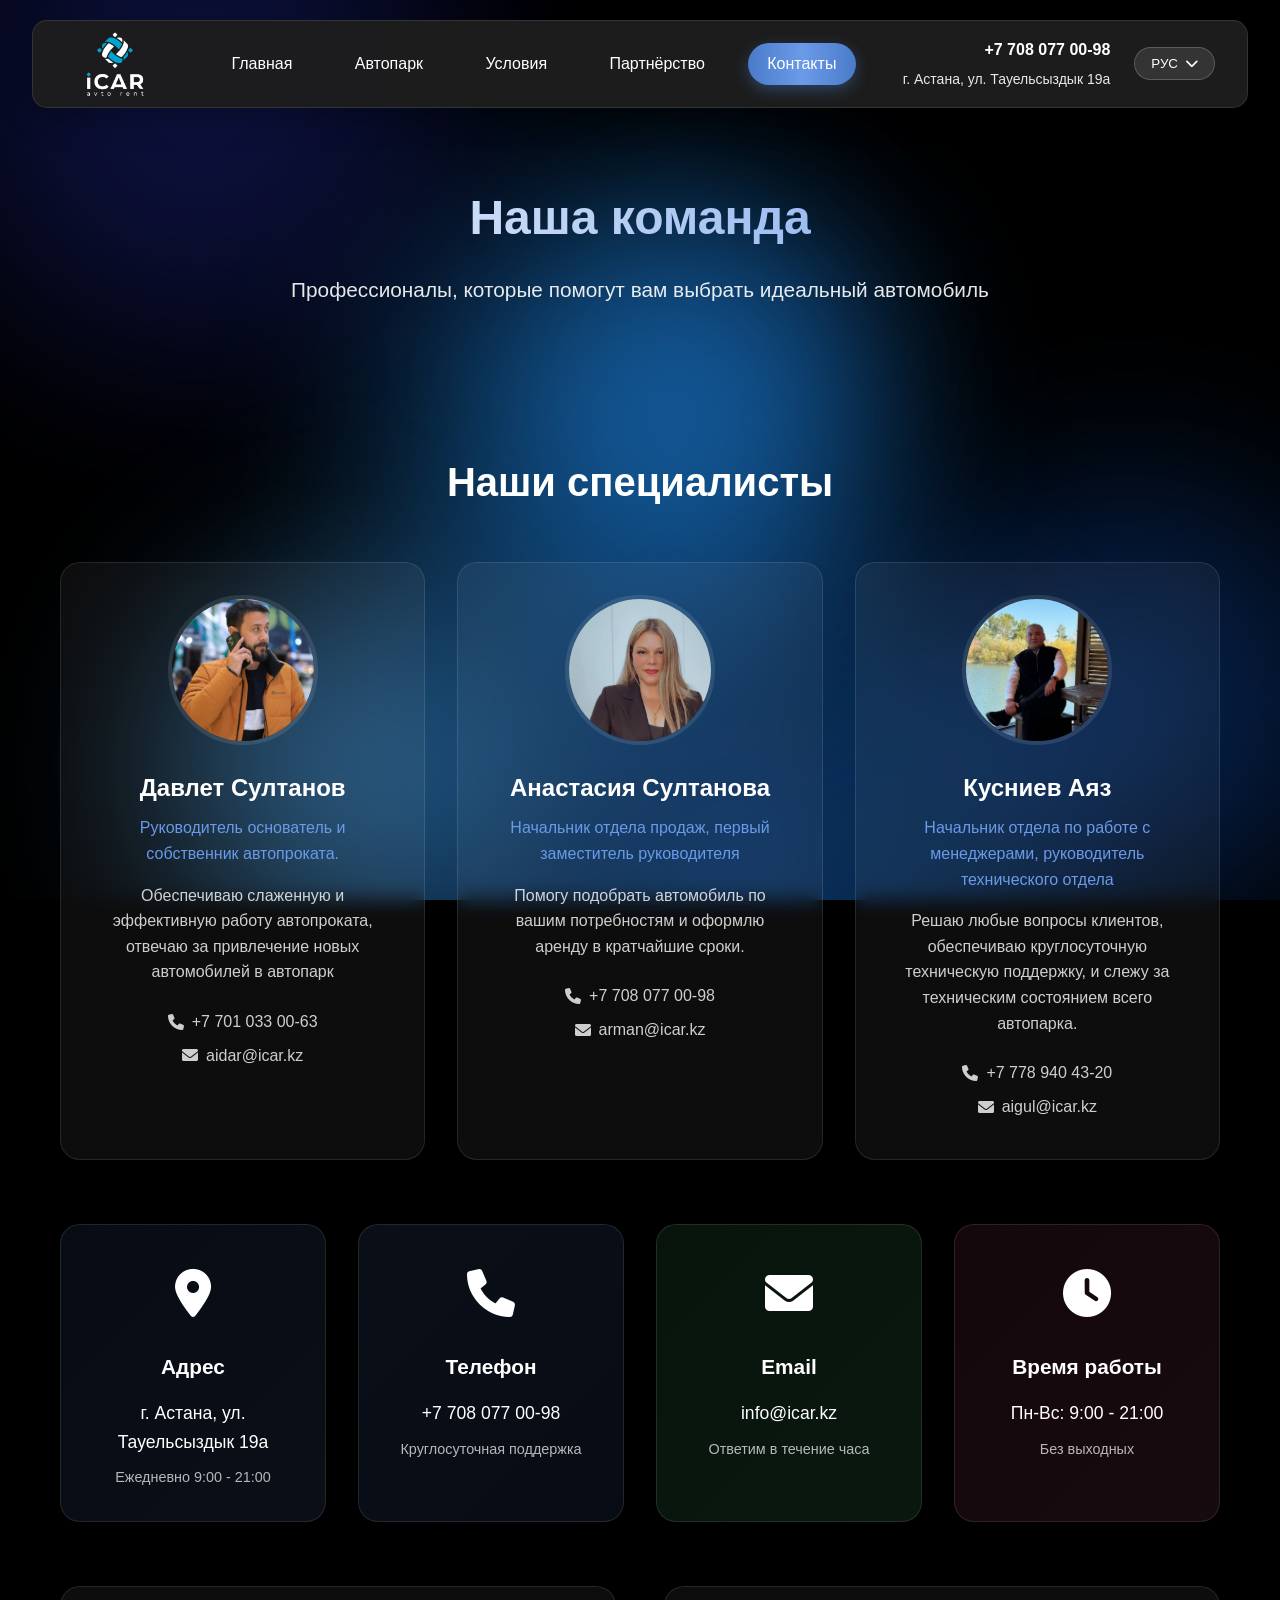
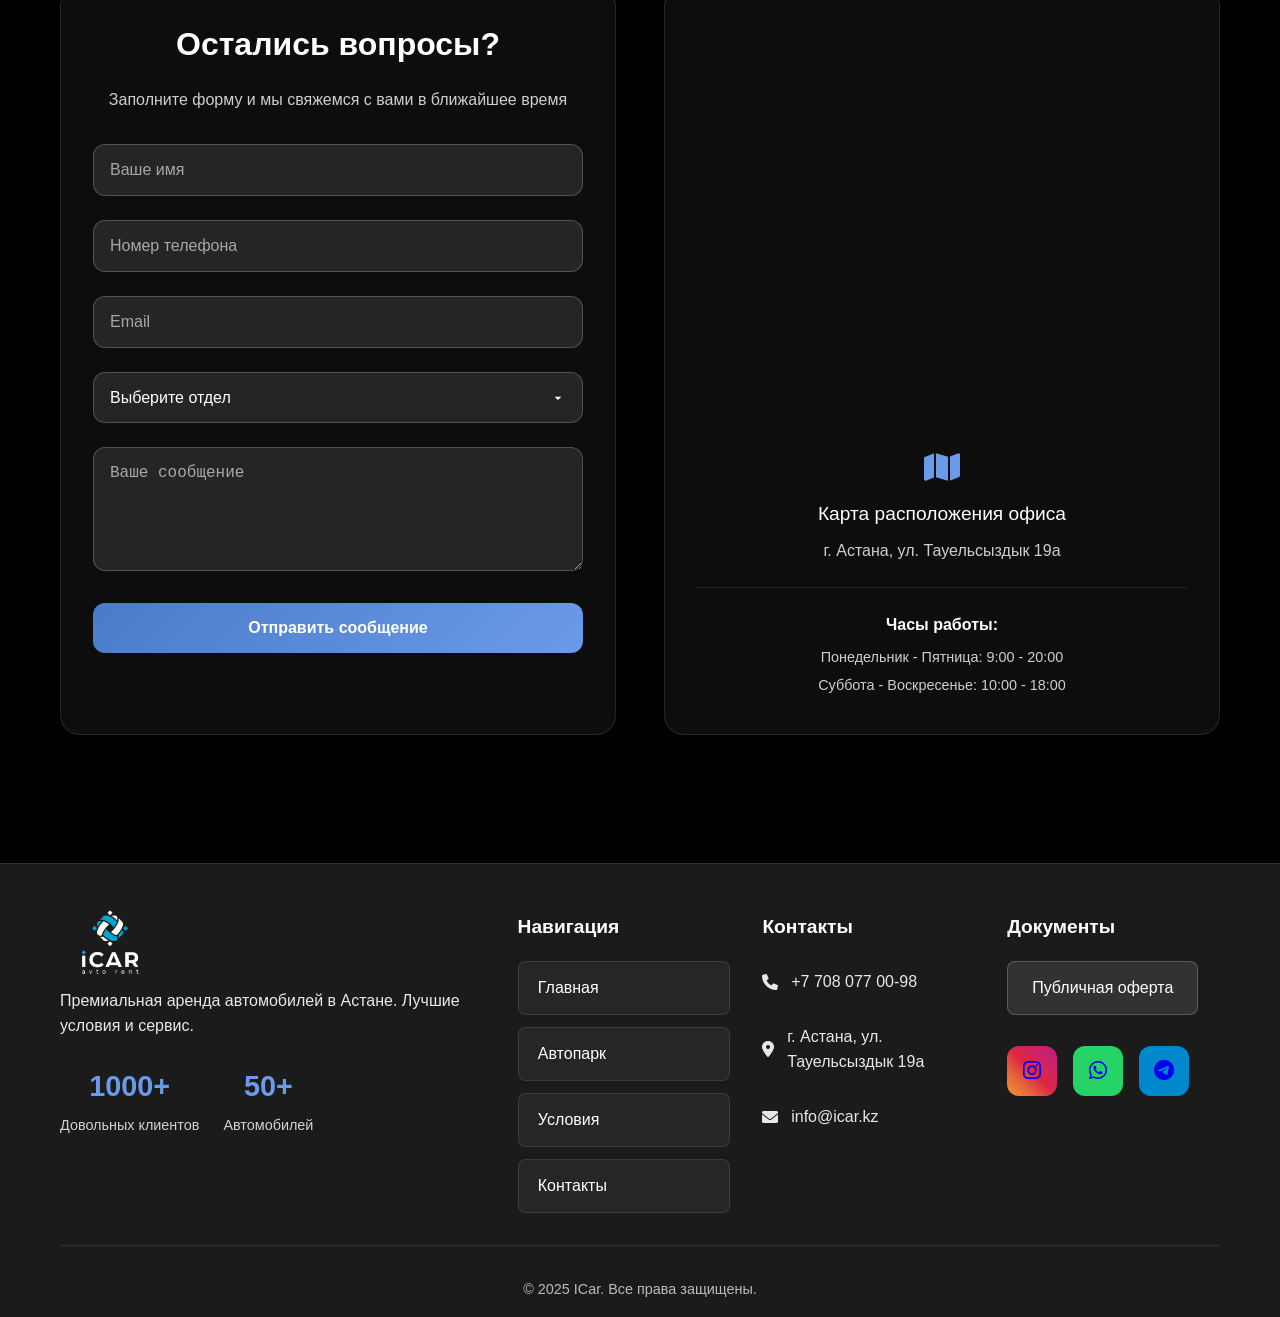
<file: contacts.html>
<!DOCTYPE html>
<html lang="ru">
<head>
    <meta charset="UTF-8">
    <meta name="viewport" content="width=device-width, initial-scale=1.0">
    <title>Контакты — ICar | Аренда авто в Астане</title>
    <meta name="description" content="Контакты ICar: +7 708 077 00-98. Адрес: Астана, ул. Тауельсыздык 19а. Наша команда поможет подобрать автомобиль. Работаем ежедневно 9:00-21:00.">
    <meta name="keywords" content="контакты ICar, аренда авто Астана телефон, прокат машин адрес Астана, ICar Тауельсыздык, связаться аренда авто">
    <link rel="canonical" href="https://icar.kz/contacts.html">
    <meta property="og:type" content="website">
    <meta property="og:title" content="Контакты — ICar | Аренда авто в Астане">
    <meta property="og:description" content="Свяжитесь с нами: +7 708 077 00-98. Астана, ул. Тауельсыздык 19а. Работаем ежедневно 9:00-21:00.">
    <meta property="og:url" content="https://icar.kz/contacts.html">
    <meta property="og:image" content="https://icar.kz/images/logo.png">
    <meta property="og:site_name" content="ICar">
    <meta property="og:locale" content="ru_RU">
    <meta name="twitter:card" content="summary">
    <meta name="twitter:title" content="Контакты ICar Астана">
    <meta name="twitter:description" content="Телефон: +7 708 077 00-98. Адрес: Астана, Тауельсыздык 19а. Ежедневно 9:00-21:00.">
    <link rel="preconnect" href="https://cdnjs.cloudflare.com" crossorigin>
    <link rel="stylesheet" href="style.css">
    <link rel="stylesheet" href="https://cdnjs.cloudflare.com/ajax/libs/font-awesome/6.0.0/css/all.min.css">
    <link rel="icon" type="image/png" href="images/logo2.png">
    <link rel="apple-touch-icon" href="images/logo2.png">
</head>
<body>
    <!-- Animated Background -->
    <div class="animated-background">
        <div class="gradient-spot spot-1"></div>
        <div class="gradient-spot spot-2"></div>
        <div class="gradient-spot spot-3"></div>
        <div class="gradient-spot spot-4"></div>
        <div class="gradient-spot spot-5"></div>
        <div class="gradient-spot spot-6"></div>
    </div>

    <!-- Header -->
    <header class="header">
        <div class="header-container">
            <div class="header-content">
                <div class="logo-container">
                    <img src="images/logo.png" alt="ICar — аренда автомобилей в Астане" class="logo-img" loading="lazy">
                </div>

                <button class="hamburger" id="hamburger" aria-label="Меню">
                    <span></span><span></span><span></span>
                </button>

                <nav class="nav" id="mainNav" aria-label="Основная навигация">
                    <a href="index.html">Главная</a>
                    <a href="catalog.html">Автопарк</a>
                    <a href="conditions.html">Условия</a>
                    <a href="partnership.html">Партнёрство</a>
                    <a href="contacts.html">Контакты</a>
                    <a href="tel:+77080770098" class="nav-mobile-phone"><i class="fas fa-phone"></i> +7 708 077 00-98</a>
                </nav>

                <div class="header-right">
                    <div class="contact-info">
                        <a href="tel:+77080770098" class="phone-link">
                            <div class="phone">+7 708 077 00-98</div>
                        </a>
                        <a href="https://maps.google.com/?q=г. Астана, ул. Тауельсыздык 19а" target="_blank" rel="noopener noreferrer" class="address-link">
                            <div class="address">г. Астана, ул. Тауельсыздык 19а</div>
                        </a>
                    </div>

                    <div class="language-section">
                        <button class="current-lang nav-lang-btn" id="currentLang">
                            <span>РУС</span>
                            <i class="fas fa-chevron-down"></i>
                        </button>
                        <div class="language-dropdown" id="languageDropdown">
                            <button class="lang-option" data-lang="РУС">Русский</button>
                            <button class="lang-option" data-lang="КАЗ">Қазақша</button>
                            <button class="lang-option" data-lang="ENG">English</button>
                            <button class="lang-option" data-lang="中文">中文</button>
                            <button class="lang-option" data-lang="DE">Deutsch</button>
                        </div>
                    </div>
                </div>
            </div>
        </div>
    </header>

    <main>
    <section class="contacts-hero">
        <div class="container">
            <h1>Наша команда</h1>
            <p>Профессионалы, которые помогут вам выбрать идеальный автомобиль</p>
        </div>
    </section>

    <section class="contacts">
        <div class="container">
            <!-- Контактные карточки команды -->
            <div class="team-section">
                <h2 class="section-title">Наши специалисты</h2>
                <div class="team-grid">
                    <!-- Менеджер по аренде -->
                    <div class="team-card">
                        <div class="team-photo">
                            <div class="photo-placeholder manager">
                                <img src="images/contact1.jpeg" alt="Давлет Султанов" class="team-photo-img" loading="lazy">
                            </div>
                        </div>
                        <div class="team-info">
                            <h3>Давлет Султанов</h3>
                            <p class="team-position">Руководитель основатель и собственник автопроката.</p>
                            <p class="team-description">Обеспечиваю слаженную и эффективную работу автопроката, отвечаю за привлечение новых автомобилей в автопарк</p>
                            <div class="team-contact">
                                <a href="tel:+77010330063" class="contact-link">
                                    <p><i class="fas fa-phone"></i> +7 701 033 00-63</p>
                                </a>
                                <a href="mailto:aidar@icar.kz" class="contact-link">
                                    <p><i class="fas fa-envelope"></i> aidar@icar.kz</p>
                                </a>
                            </div>
                        </div>
                    </div>

                    <!-- Технический специалист -->
                    <div class="team-card">
                        <div class="team-photo">
                            <div class="photo-placeholder technician">
                                <img src="images/contact2.jpeg" alt="Анастасия Султанова" class="team-photo-img" loading="lazy">
                            </div>
                        </div>
                        <div class="team-info">
                            <h3>Анастасия Султанова</h3>
                            <p class="team-position">Начальник отдела продаж, первый заместитель руководителя</p>
                            <p class="team-description">Помогу подобрать автомобиль по вашим потребностям и оформлю аренду в кратчайшие сроки.</p>
                            <div class="team-contact">
                                <a href="tel:+77080770098" class="contact-link">
                                    <p><i class="fas fa-phone"></i> +7 708 077 00-98</p>
                                </a>
                                <a href="mailto:arman@icar.kz" class="contact-link">
                                    <p><i class="fas fa-envelope"></i> arman@icar.kz</p>
                                </a>
                            </div>
                        </div>
                    </div>

                    <!-- Менеджер по клиентскому сервису -->
                    <div class="team-card">
                        <div class="team-photo">
                            <div class="photo-placeholder service">
                                <img src="images/contact3.jpeg" alt="Кусниев Аяз" class="team-photo-img" loading="lazy">
                            </div>
                        </div>
                        <div class="team-info">
                            <h3>Кусниев Аяз</h3>
                            <p class="team-position">Начальник отдела по работе с менеджерами, руководитель технического отдела</p>
                            <p class="team-description">Решаю любые вопросы клиентов, обеспечиваю круглосуточную техническую поддержку, и слежу за техническим состоянием всего автопарка.</p>
                            <div class="team-contact">
                                <a href="tel:+77789404320" class="contact-link">
                                    <p><i class="fas fa-phone"></i> +7 778 940 43-20</p>
                                </a>
                                <a href="mailto:aigul@icar.kz" class="contact-link">
                                    <p><i class="fas fa-envelope"></i> aigul@icar.kz</p>
                                </a>
                            </div>
                        </div>
                    </div>
                </div>
            </div>

            <!-- Существующие контактные карточки -->
            <div class="contacts-grid">
                <div class="contact-card gradient-1">
                    <div class="contact-icon">
                        <i class="fas fa-map-marker-alt"></i>
                    </div>
                    <h3>Адрес</h3>
                    <p>г. Астана, ул. Тауельсыздык 19а</p>
                    <span class="contact-sub">Ежедневно 9:00 - 21:00</span>
                </div>

                <div class="contact-card gradient-2">
                    <div class="contact-icon">
                        <i class="fas fa-phone"></i>
                    </div>
                    <h3>Телефон</h3>
                    <p>+7 708 077 00-98</p>
                    <span class="contact-sub">Круглосуточная поддержка</span>
                </div>

                <div class="contact-card gradient-3">
                    <div class="contact-icon">
                        <i class="fas fa-envelope"></i>
                    </div>
                    <h3>Email</h3>
                    <p>info@icar.kz</p>
                    <span class="contact-sub">Ответим в течение часа</span>
                </div>

                <div class="contact-card gradient-4">
                    <div class="contact-icon">
                        <i class="fas fa-clock"></i>
                    </div>
                    <h3>Время работы</h3>
                    <p>Пн-Вс: 9:00 - 21:00</p>
                    <span class="contact-sub">Без выходных</span>
                </div>
            </div>

            <!-- Форма обратной связи и карта -->
            <div class="contact-form-section">
                <div class="form-container">
                    <h2>Остались вопросы?</h2>
                    <p>Заполните форму и мы свяжемся с вами в ближайшее время</p>

                    <form class="contact-form" id="contactForm">
                        <div class="form-group">
                            <input type="text" id="name" placeholder="Ваше имя" required>
                        </div>
                        <div class="form-group">
                            <input type="tel" id="phone" placeholder="Номер телефона" required>
                        </div>
                        <div class="form-group">
                            <input type="email" id="email" placeholder="Email">
                        </div>
                        <div class="form-group">
                            <select id="department">
                                <option value="">Выберите отдел</option>
                                <option value="rental">Аренда автомобилей</option>
                                <option value="corporate">Корпоративная аренда</option>
                            </select>
                        </div>
                        <div class="form-group">
                            <textarea id="message" placeholder="Ваше сообщение" rows="5"></textarea>
                        </div>
                        <button type="submit" class="submit-btn">Отправить сообщение</button>
                    </form>
                </div>

                <div class="map-container">
                    <div class="map-placeholder">
                        <iframe src="https://www.google.com/maps/embed?pb=!1m18!1m12!1m3!1d2502.9335721933044!2d71.45602377786679!3d51.146576071733435!2m3!1f0!2f0!3f0!3m2!1i1024!2i768!4f13.1!3m3!1m2!1s0x4245814f8b7a303d%3A0x8818a7b236a62f04!2z0L_RgNC-0YHQvy4g0KLQsNGD0LXQu9GB0LjQt9C00LjQuiAxOdCwLCDQkNGB0YLQsNC90LAgMDIwMDAw!5e0!3m2!1sru!2skz!4v1762961115551!5m2!1sru!2skz" width="600" height="450" style="border:0;" allowfullscreen="" loading="lazy" referrerpolicy="no-referrer-when-downgrade"></iframe>
                        <div class="map-info">
                            <i class="fas fa-map"></i>
                            <p>Карта расположения офиса</p>
                            <span>г. Астана, ул. Тауельсыздык 19а</span>
                            <div class="office-hours">
                                <h4>Часы работы:</h4>
                                <p>Понедельник - Пятница: 9:00 - 20:00</p>
                                <p>Суббота - Воскресенье: 10:00 - 18:00</p>
                            </div>
                        </div>
                    </div>
                </div>
            </div>
        </div>
    </section>
    </main>

    <!-- Footer -->
    <footer class="footer">
        <div class="container">
            <div class="footer-content">
                <div class="footer-section">
                    <div class="logo-container">
                        <img src="images/logo.png" alt="ICar — аренда автомобилей в Астане" class="logo-img" loading="lazy">
                    </div>
                    <p class="footer-description">Премиальная аренда автомобилей в Астане. Лучшие условия и сервис.</p>
                    <div class="footer-stats">
                        <div class="stat">
                            <div class="stat-number">1000+</div>
                            <div class="stat-label">Довольных клиентов</div>
                        </div>
                        <div class="stat">
                            <div class="stat-number">50+</div>
                            <div class="stat-label">Автомобилей</div>
                        </div>
                    </div>
                </div>

                <div class="footer-section">
                    <h3>Навигация</h3>
                    <nav class="footer-nav" aria-label="Навигация в подвале">
                        <a href="index.html" class="footer-nav-btn">Главная</a>
                        <a href="catalog.html" class="footer-nav-btn">Автопарк</a>
                        <a href="conditions.html" class="footer-nav-btn">Условия</a>
                        <a href="contacts.html" class="footer-nav-btn">Контакты</a>
                    </nav>
                </div>

                <div class="footer-section">
                    <h3>Контакты</h3>
                    <div class="footer-contact">
                        <a href="tel:+77080770098" class="contact-link">
                            <p><i class="fas fa-phone"></i> +7 708 077 00-98</p>
                        </a>
                        <a href="https://maps.google.com/?q=г. Астана, ул. Тауельсыздык 19а" target="_blank" rel="noopener noreferrer" class="contact-link">
                            <p><i class="fas fa-map-marker-alt"></i> г. Астана, ул. Тауельсыздык 19а</p>
                        </a>
                        <a href="mailto:info@icar.kz" class="contact-link">
                            <p><i class="fas fa-envelope"></i> info@icar.kz</p>
                        </a>
                    </div>
                </div>

                <div class="footer-section">
                    <h3>Документы</h3>
                    <a href="offerta.html" class="offerta-btn">Публичная оферта</a>
                    <div class="social-links">
                        <a href="https://www.instagram.com/icar_avtorent?igsh=MTllbDN0MnJyYnE5Zw%3D%3D&utm_source=qr" class="social-btn instagram" target="_blank" rel="noopener noreferrer" aria-label="ICar в Instagram">
                            <i class="fab fa-instagram"></i>
                        </a>
                        <a href="https://wa.me/message/NWBAXKDHB6WHJ1" class="social-btn whatsapp" target="_blank" rel="noopener noreferrer" aria-label="Написать в WhatsApp">
                            <i class="fab fa-whatsapp"></i>
                        </a>
                        <a href="https://t.me/icarlife" class="social-btn telegram" target="_blank" rel="noopener noreferrer" aria-label="ICar в Telegram">
                            <i class="fab fa-telegram"></i>
                        </a>
                    </div>
                </div>
            </div>

            <div class="footer-bottom">
                <p>&copy; 2025 ICar. Все права защищены.</p>
            </div>
        </div>
    </footer>

    <script src="translator.js"></script>
    <script src="script.js"></script>

    <!-- JSON-LD Structured Data -->
    <script type="application/ld+json">
    {
        "@context": "https://schema.org",
        "@type": "BreadcrumbList",
        "itemListElement": [{
            "@type": "ListItem",
            "position": 1,
            "name": "Главная",
            "item": "https://icar.kz/"
        },{
            "@type": "ListItem",
            "position": 2,
            "name": "Контакты",
            "item": "https://icar.kz/contacts.html"
        }]
    }
    </script>
    <script type="application/ld+json">
    {
        "@context": "https://schema.org",
        "@type": "ContactPage",
        "name": "Контакты ICar",
        "url": "https://icar.kz/contacts.html",
        "mainEntity": {
            "@type": "AutoRental",
            "name": "ICar",
            "telephone": "+77080770098",
            "email": "info@icar.kz",
            "address": {
                "@type": "PostalAddress",
                "streetAddress": "ул. Тауельсыздык 19а",
                "addressLocality": "Астана",
                "addressCountry": "KZ"
            },
            "employee": [{
                "@type": "Person",
                "name": "Давлет Султанов",
                "jobTitle": "Руководитель и собственник автопроката",
                "telephone": "+77010330063"
            },{
                "@type": "Person",
                "name": "Анастасия Султанова",
                "jobTitle": "Начальник отдела продаж",
                "telephone": "+77080770098"
            },{
                "@type": "Person",
                "name": "Кусниев Аяз",
                "jobTitle": "Руководитель технического отдела",
                "telephone": "+77789404320"
            }]
        }
    }
    </script>
</body>
</html>
</file>
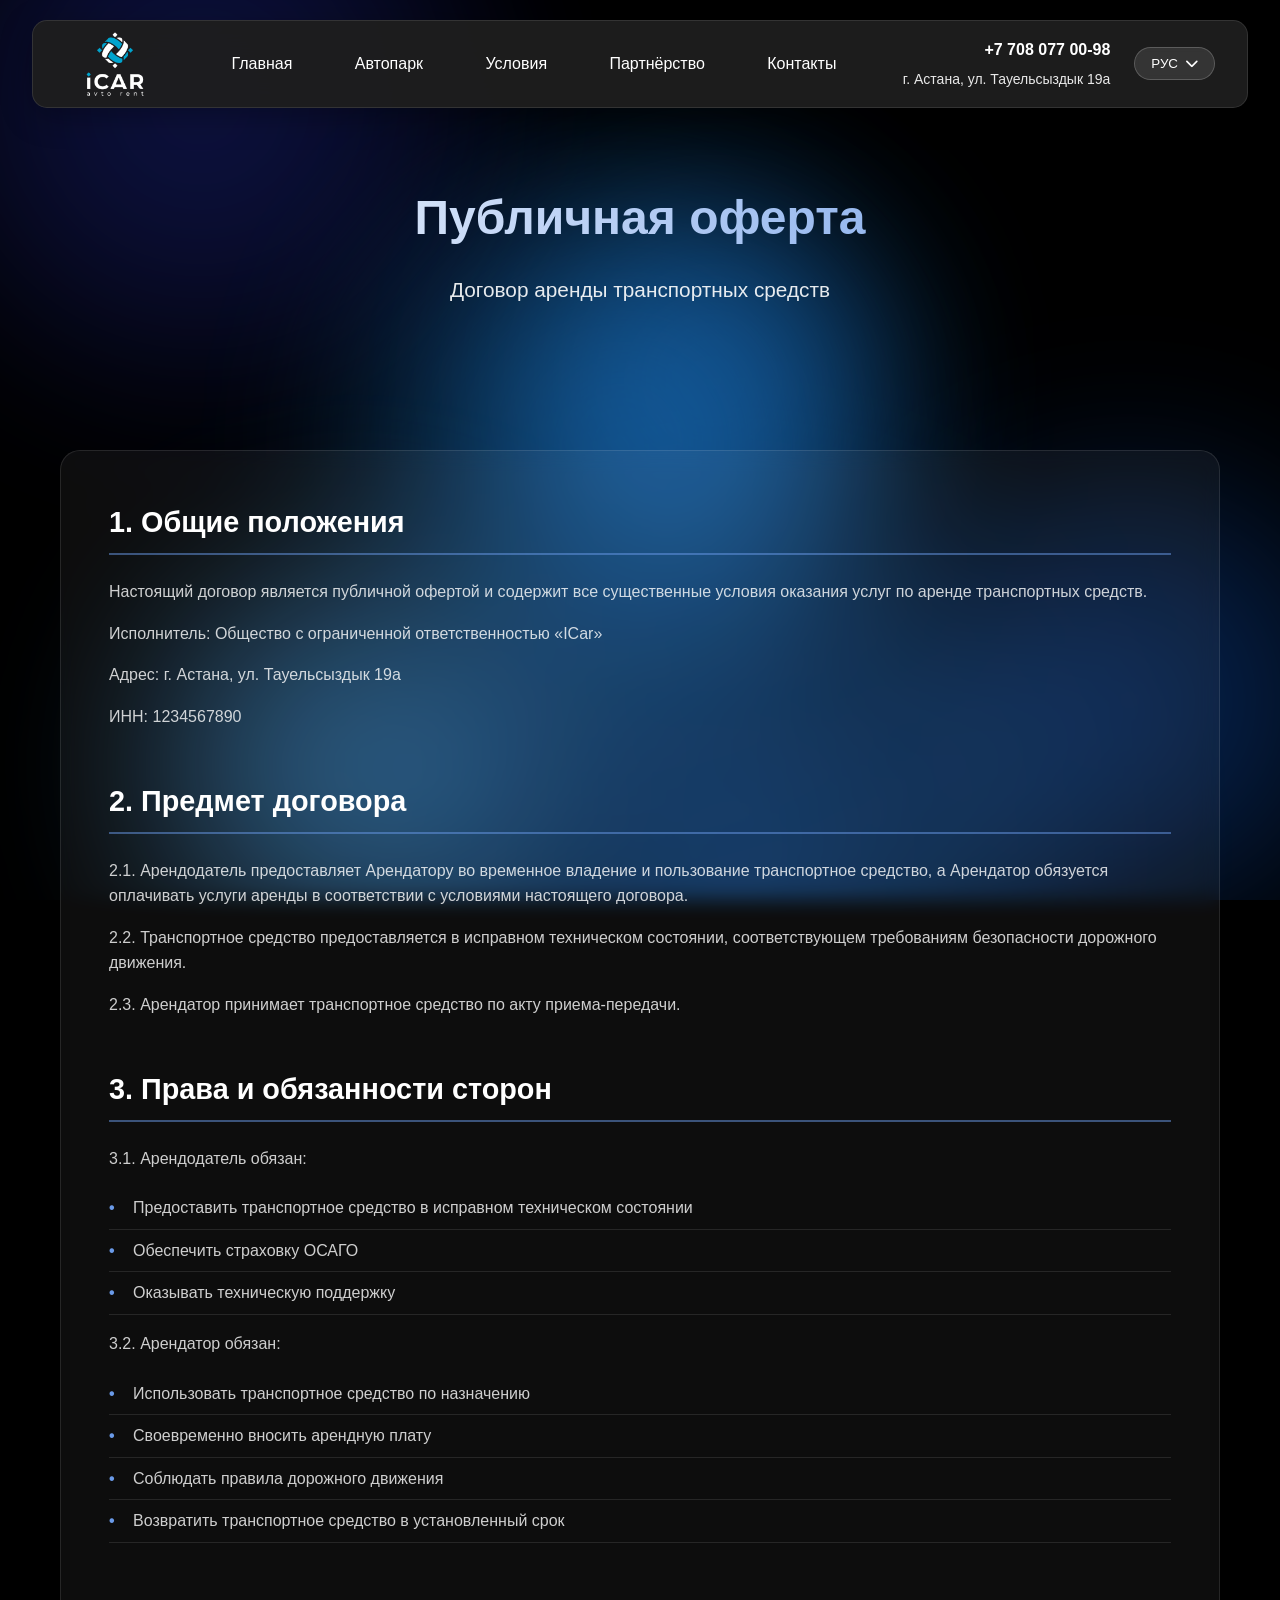
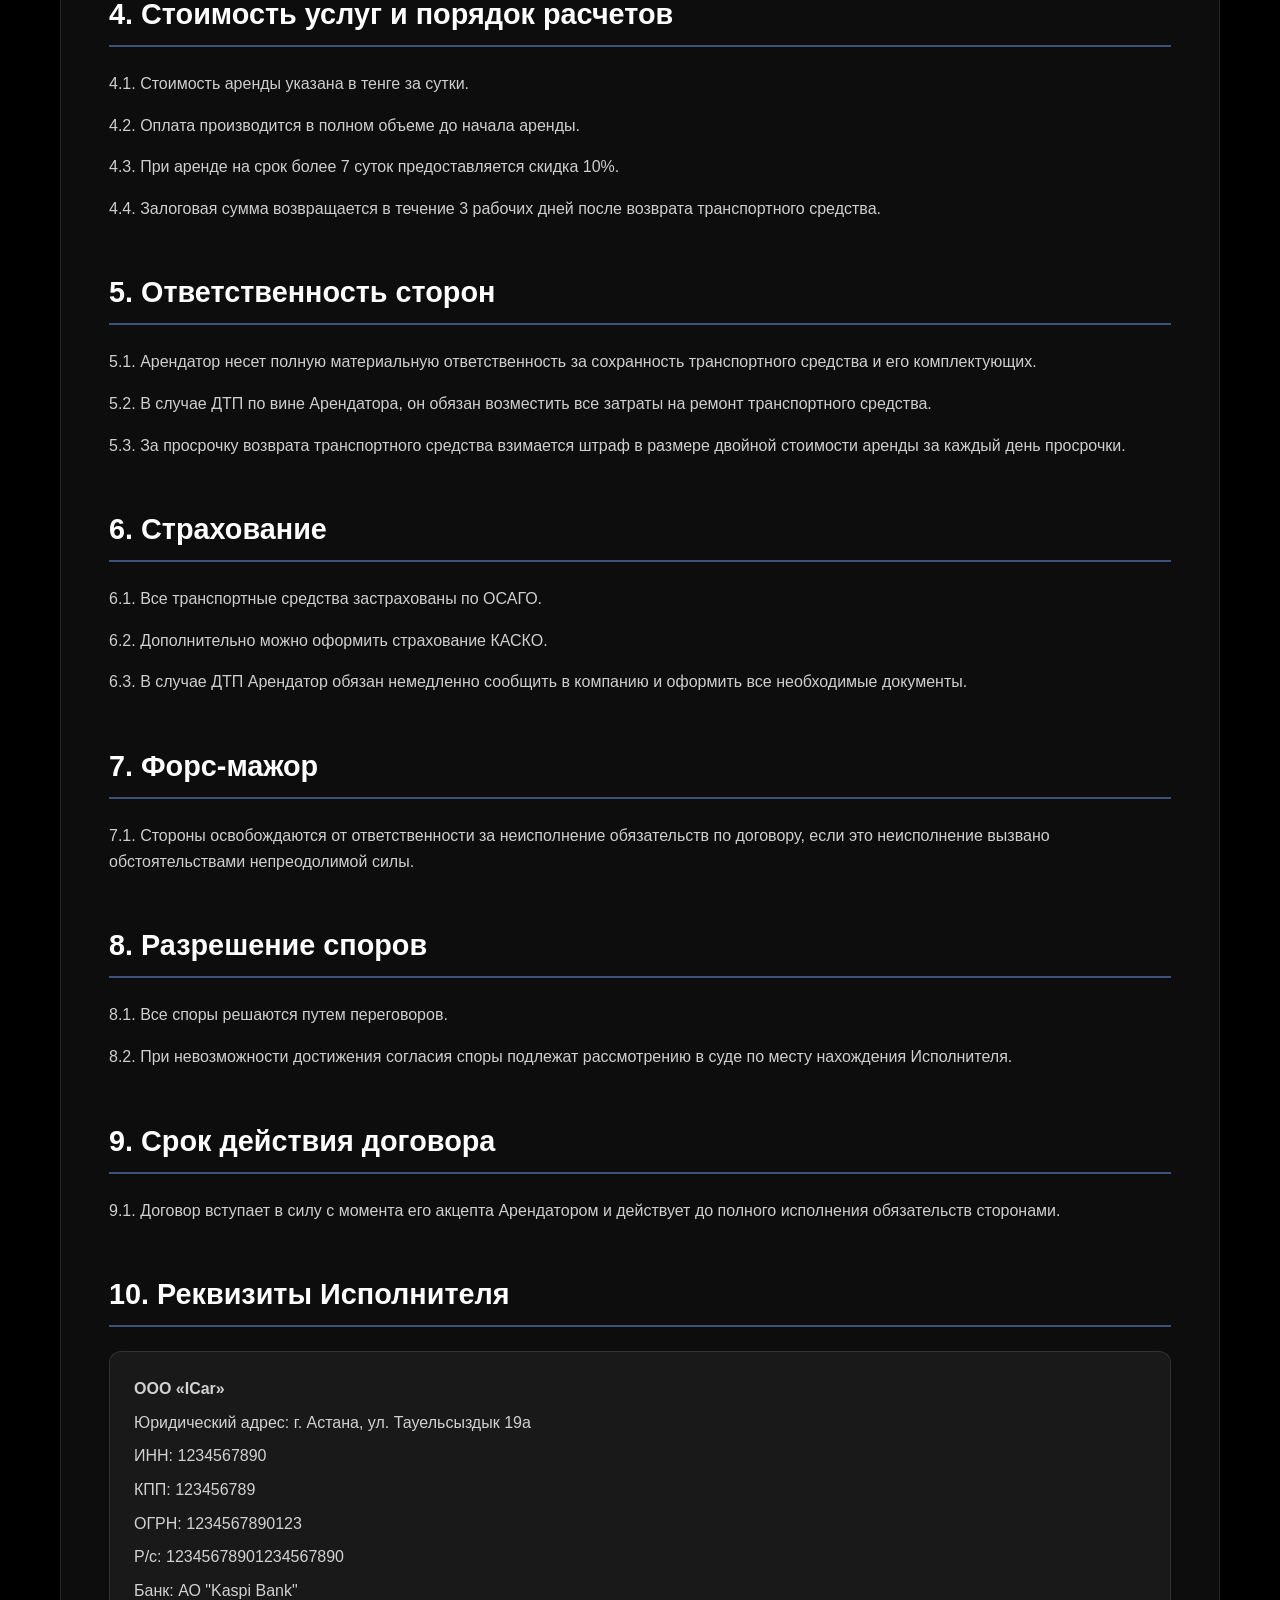
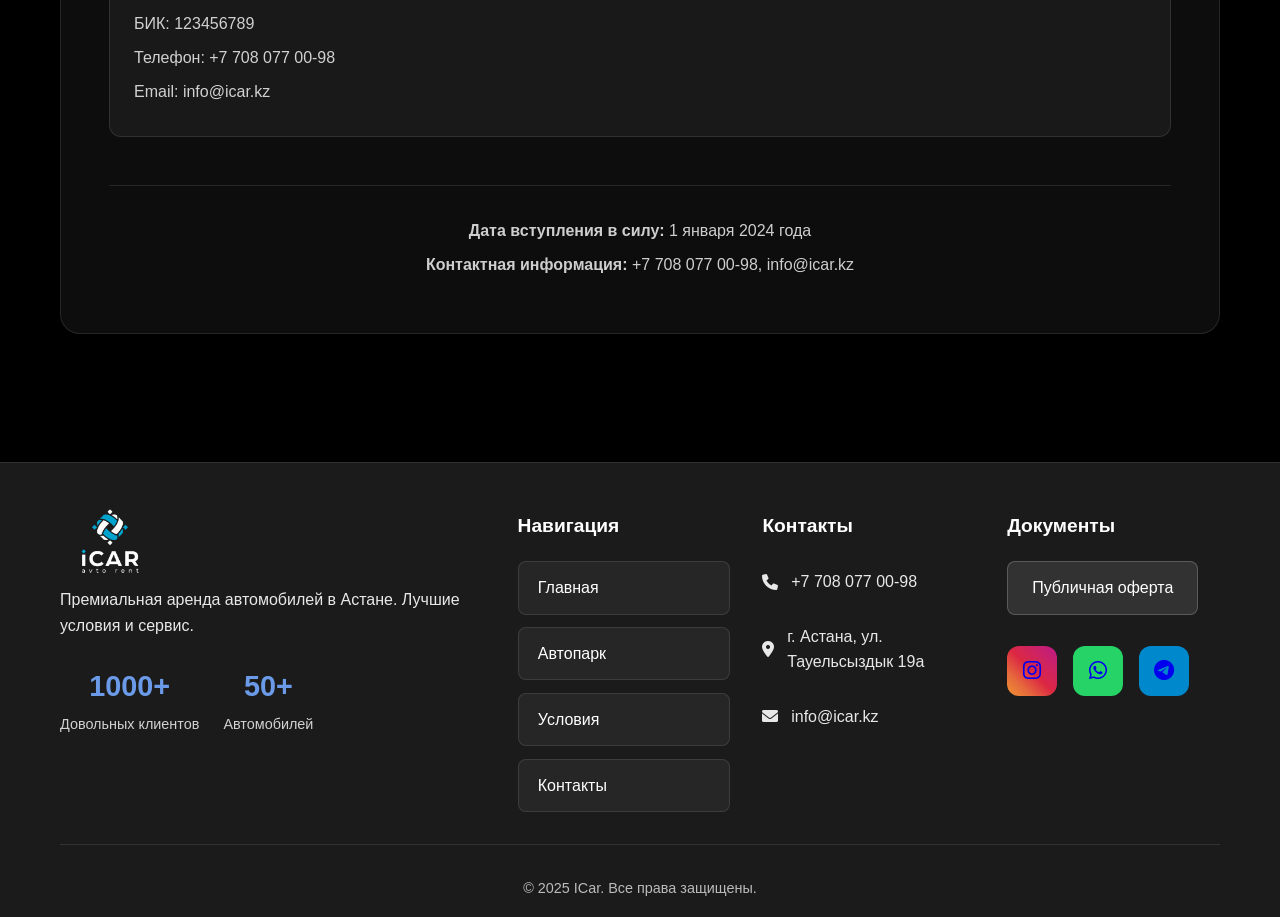
<file: offerta.html>
<!DOCTYPE html>
<html lang="ru">
<head>
    <meta charset="UTF-8">
    <meta name="viewport" content="width=device-width, initial-scale=1.0">
    <title>Публичная оферта — Договор аренды | ICar</title>
    <meta name="description" content="Публичная оферта ICar: договор аренды транспортных средств. Условия, права и обязанности сторон, стоимость, страхование, порядок расчётов.">
    <meta name="keywords" content="оферта аренда авто, договор аренды машины, ICar договор, условия аренды автомобиля Астана">
    <link rel="canonical" href="https://icar.kz/offerta.html">
    <meta property="og:type" content="article">
    <meta property="og:title" content="Публичная оферта — ICar">
    <meta property="og:description" content="Договор аренды транспортных средств ICar. Полные условия аренды.">
    <meta property="og:url" content="https://icar.kz/offerta.html">
    <meta property="og:site_name" content="ICar">
    <meta property="og:locale" content="ru_RU">
    <link rel="preconnect" href="https://cdnjs.cloudflare.com" crossorigin>
    <link rel="stylesheet" href="style.css">
    <link rel="stylesheet" href="https://cdnjs.cloudflare.com/ajax/libs/font-awesome/6.0.0/css/all.min.css">
    <link rel="icon" type="image/png" href="images/logo2.png">
    <link rel="apple-touch-icon" href="images/logo2.png">
</head>
<body>
    <!-- Animated Background -->
    <div class="animated-background">
        <div class="gradient-spot spot-1"></div>
        <div class="gradient-spot spot-2"></div>
        <div class="gradient-spot spot-3"></div>
        <div class="gradient-spot spot-4"></div>
        <div class="gradient-spot spot-5"></div>
        <div class="gradient-spot spot-6"></div>
    </div>

    <!-- Header -->
    <header class="header">
        <div class="header-container">
            <div class="header-content">
                <div class="logo-container">
                    <img src="images/logo.png" alt="ICar — аренда автомобилей в Астане" loading="lazy" class="logo-img">
                </div>

                <button class="hamburger" id="hamburger" aria-label="Меню">
                    <span></span><span></span><span></span>
                </button>

                <nav class="nav" id="mainNav" aria-label="Основная навигация">
                    <a href="index.html">Главная</a>
                    <a href="catalog.html">Автопарк</a>
                    <a href="conditions.html">Условия</a>
                    <a href="partnership.html">Партнёрство</a>
                    <a href="contacts.html">Контакты</a>
                    <a href="tel:+77080770098" class="nav-mobile-phone"><i class="fas fa-phone"></i> +7 708 077 00-98</a>
                </nav>

                <div class="header-right">
                    <div class="contact-info">
                        <a href="tel:+77080770098" class="phone-link">
                            <div class="phone">+7 708 077 00-98</div>
                        </a>
                        <a href="https://maps.google.com/?q=г. Астана, ул. Тауельсыздык 19а" target="_blank" rel="noopener noreferrer" class="address-link">
                            <div class="address">г. Астана, ул. Тауельсыздык 19а</div>
                        </a>
                    </div>

                    <div class="language-section">
                        <button class="current-lang nav-lang-btn" id="currentLang">
                            <span>РУС</span>
                            <i class="fas fa-chevron-down"></i>
                        </button>
                        <div class="language-dropdown" id="languageDropdown">
                            <button class="lang-option" data-lang="РУС">Русский</button>
                            <button class="lang-option" data-lang="КАЗ">Қазақша</button>
                            <button class="lang-option" data-lang="ENG">English</button>
                            <button class="lang-option" data-lang="中文">中文</button>
                            <button class="lang-option" data-lang="DE">Deutsch</button>
                        </div>
                    </div>
                </div>
            </div>
        </div>
    </header>

    <main>
    <section class="documents-hero">
        <div class="container">
            <h1>Публичная оферта</h1>
            <p>Договор аренды транспортных средств</p>
        </div>
    </section>

    <section class="document-content">
        <div class="container">
            <div class="document-container">
                <div class="document-section">
                    <h2>1. Общие положения</h2>
                    <p>Настоящий договор является публичной офертой и содержит все существенные условия оказания услуг по аренде транспортных средств.</p>
                    <p>Исполнитель: Общество с ограниченной ответственностью «ICar»</p>
                    <p>Адрес: г. Астана, ул. Тауельсыздык 19а</p>
                    <p>ИНН: 1234567890</p>
                </div>

                <div class="document-section">
                    <h2>2. Предмет договора</h2>
                    <p>2.1. Арендодатель предоставляет Арендатору во временное владение и пользование транспортное средство, а Арендатор обязуется оплачивать услуги аренды в соответствии с условиями настоящего договора.</p>
                    <p>2.2. Транспортное средство предоставляется в исправном техническом состоянии, соответствующем требованиям безопасности дорожного движения.</p>
                    <p>2.3. Арендатор принимает транспортное средство по акту приема-передачи.</p>
                </div>

                <div class="document-section">
                    <h2>3. Права и обязанности сторон</h2>
                    <p>3.1. Арендодатель обязан:</p>
                    <ul>
                        <li>Предоставить транспортное средство в исправном техническом состоянии</li>
                        <li>Обеспечить страховку ОСАГО</li>
                        <li>Оказывать техническую поддержку</li>
                    </ul>

                    <p>3.2. Арендатор обязан:</p>
                    <ul>
                        <li>Использовать транспортное средство по назначению</li>
                        <li>Своевременно вносить арендную плату</li>
                        <li>Соблюдать правила дорожного движения</li>
                        <li>Возвратить транспортное средство в установленный срок</li>
                    </ul>
                </div>

                <div class="document-section">
                    <h2>4. Стоимость услуг и порядок расчетов</h2>
                    <p>4.1. Стоимость аренды указана в тенге за сутки.</p>
                    <p>4.2. Оплата производится в полном объеме до начала аренды.</p>
                    <p>4.3. При аренде на срок более 7 суток предоставляется скидка 10%.</p>
                    <p>4.4. Залоговая сумма возвращается в течение 3 рабочих дней после возврата транспортного средства.</p>
                </div>

                <div class="document-section">
                    <h2>5. Ответственность сторон</h2>
                    <p>5.1. Арендатор несет полную материальную ответственность за сохранность транспортного средства и его комплектующих.</p>
                    <p>5.2. В случае ДТП по вине Арендатора, он обязан возместить все затраты на ремонт транспортного средства.</p>
                    <p>5.3. За просрочку возврата транспортного средства взимается штраф в размере двойной стоимости аренды за каждый день просрочки.</p>
                </div>

                <div class="document-section">
                    <h2>6. Страхование</h2>
                    <p>6.1. Все транспортные средства застрахованы по ОСАГО.</p>
                    <p>6.2. Дополнительно можно оформить страхование КАСКО.</p>
                    <p>6.3. В случае ДТП Арендатор обязан немедленно сообщить в компанию и оформить все необходимые документы.</p>
                </div>

                <div class="document-section">
                    <h2>7. Форс-мажор</h2>
                    <p>7.1. Стороны освобождаются от ответственности за неисполнение обязательств по договору, если это неисполнение вызвано обстоятельствами непреодолимой силы.</p>
                </div>

                <div class="document-section">
                    <h2>8. Разрешение споров</h2>
                    <p>8.1. Все споры решаются путем переговоров.</p>
                    <p>8.2. При невозможности достижения согласия споры подлежат рассмотрению в суде по месту нахождения Исполнителя.</p>
                </div>

                <div class="document-section">
                    <h2>9. Срок действия договора</h2>
                    <p>9.1. Договор вступает в силу с момента его акцепта Арендатором и действует до полного исполнения обязательств сторонами.</p>
                </div>

                <div class="document-section">
                    <h2>10. Реквизиты Исполнителя</h2>
                    <div class="company-details">
                        <p><strong>ООО «ICar»</strong></p>
                        <p>Юридический адрес: г. Астана, ул. Тауельсыздык 19а</p>
                        <p>ИНН: 1234567890</p>
                        <p>КПП: 123456789</p>
                        <p>ОГРН: 1234567890123</p>
                        <p>Р/с: 12345678901234567890</p>
                        <p>Банк: АО "Kaspi Bank"</p>
                        <p>БИК: 123456789</p>
                        <p>Телефон: +7 708 077 00-98</p>
                        <p>Email: info@icar.kz</p>
                    </div>
                </div>

                <div class="document-info">
                    <p><strong>Дата вступления в силу:</strong> 1 января 2024 года</p>
                    <p><strong>Контактная информация:</strong> +7 708 077 00-98, info@icar.kz</p>
                </div>
            </div>
        </div>
    </section>
    </main>

    <!-- Footer -->
    <footer class="footer">
        <div class="container">
            <div class="footer-content">
                <div class="footer-section">
                    <div class="logo-container">
                        <img src="images/logo.png" alt="ICar — аренда автомобилей в Астане" loading="lazy" class="logo-img">
                    </div>
                    <p class="footer-description">Премиальная аренда автомобилей в Астане. Лучшие условия и сервис.</p>
                    <div class="footer-stats">
                        <div class="stat">
                            <div class="stat-number">1000+</div>
                            <div class="stat-label">Довольных клиентов</div>
                        </div>
                        <div class="stat">
                            <div class="stat-number">50+</div>
                            <div class="stat-label">Автомобилей</div>
                        </div>
                    </div>
                </div>

                <div class="footer-section">
                    <h3>Навигация</h3>
                    <nav class="footer-nav" aria-label="Навигация в подвале">
                        <a href="index.html" class="footer-nav-btn">Главная</a>
                        <a href="catalog.html" class="footer-nav-btn">Автопарк</a>
                        <a href="conditions.html" class="footer-nav-btn">Условия</a>
                        <a href="contacts.html" class="footer-nav-btn">Контакты</a>
                    </nav>
                </div>

                <div class="footer-section">
                    <h3>Контакты</h3>
                    <div class="footer-contact">
                        <a href="tel:+77080770098" class="contact-link">
                            <p><i class="fas fa-phone"></i> +7 708 077 00-98</p>
                        </a>
                        <a href="https://maps.google.com/?q=г. Астана, ул. Тауельсыздык 19а" target="_blank" rel="noopener noreferrer" class="contact-link">
                            <p><i class="fas fa-map-marker-alt"></i> г. Астана, ул. Тауельсыздык 19а</p>
                        </a>
                        <a href="mailto:info@icar.kz" class="contact-link">
                            <p><i class="fas fa-envelope"></i> info@icar.kz</p>
                        </a>
                    </div>
                </div>

                <div class="footer-section">
                    <h3>Документы</h3>
                    <a href="offerta.html" class="offerta-btn">Публичная оферта</a>
                    <div class="social-links">
                        <a href="https://www.instagram.com/icar_avtorent?igsh=MTllbDN0MnJyYnE5Zw%3D%3D&utm_source=qr" target="_blank" rel="noopener noreferrer" aria-label="ICar в Instagram" class="social-btn instagram">
                            <i class="fab fa-instagram"></i>
                        </a>
                        <a href="https://wa.me/message/NWBAXKDHB6WHJ1" target="_blank" rel="noopener noreferrer" aria-label="Написать в WhatsApp" class="social-btn whatsapp">
                            <i class="fab fa-whatsapp"></i>
                        </a>
                        <a href="https://t.me/icarlife" target="_blank" rel="noopener noreferrer" aria-label="ICar в Telegram" class="social-btn telegram">
                            <i class="fab fa-telegram"></i>
                        </a>
                    </div>
                </div>
            </div>

            <div class="footer-bottom">
                <p>&copy; 2025 ICar. Все права защищены.</p>
            </div>
        </div>
    </footer>

    <script src="translator.js"></script>
    <script src="script.js"></script>

    <!-- JSON-LD Structured Data -->
    <script type="application/ld+json">
    {
        "@context": "https://schema.org",
        "@type": "BreadcrumbList",
        "itemListElement": [{
            "@type": "ListItem",
            "position": 1,
            "name": "Главная",
            "item": "https://icar.kz/"
        },{
            "@type": "ListItem",
            "position": 2,
            "name": "Публичная оферта",
            "item": "https://icar.kz/offerta.html"
        }]
    }
    </script>
</body>
</html>
</file>
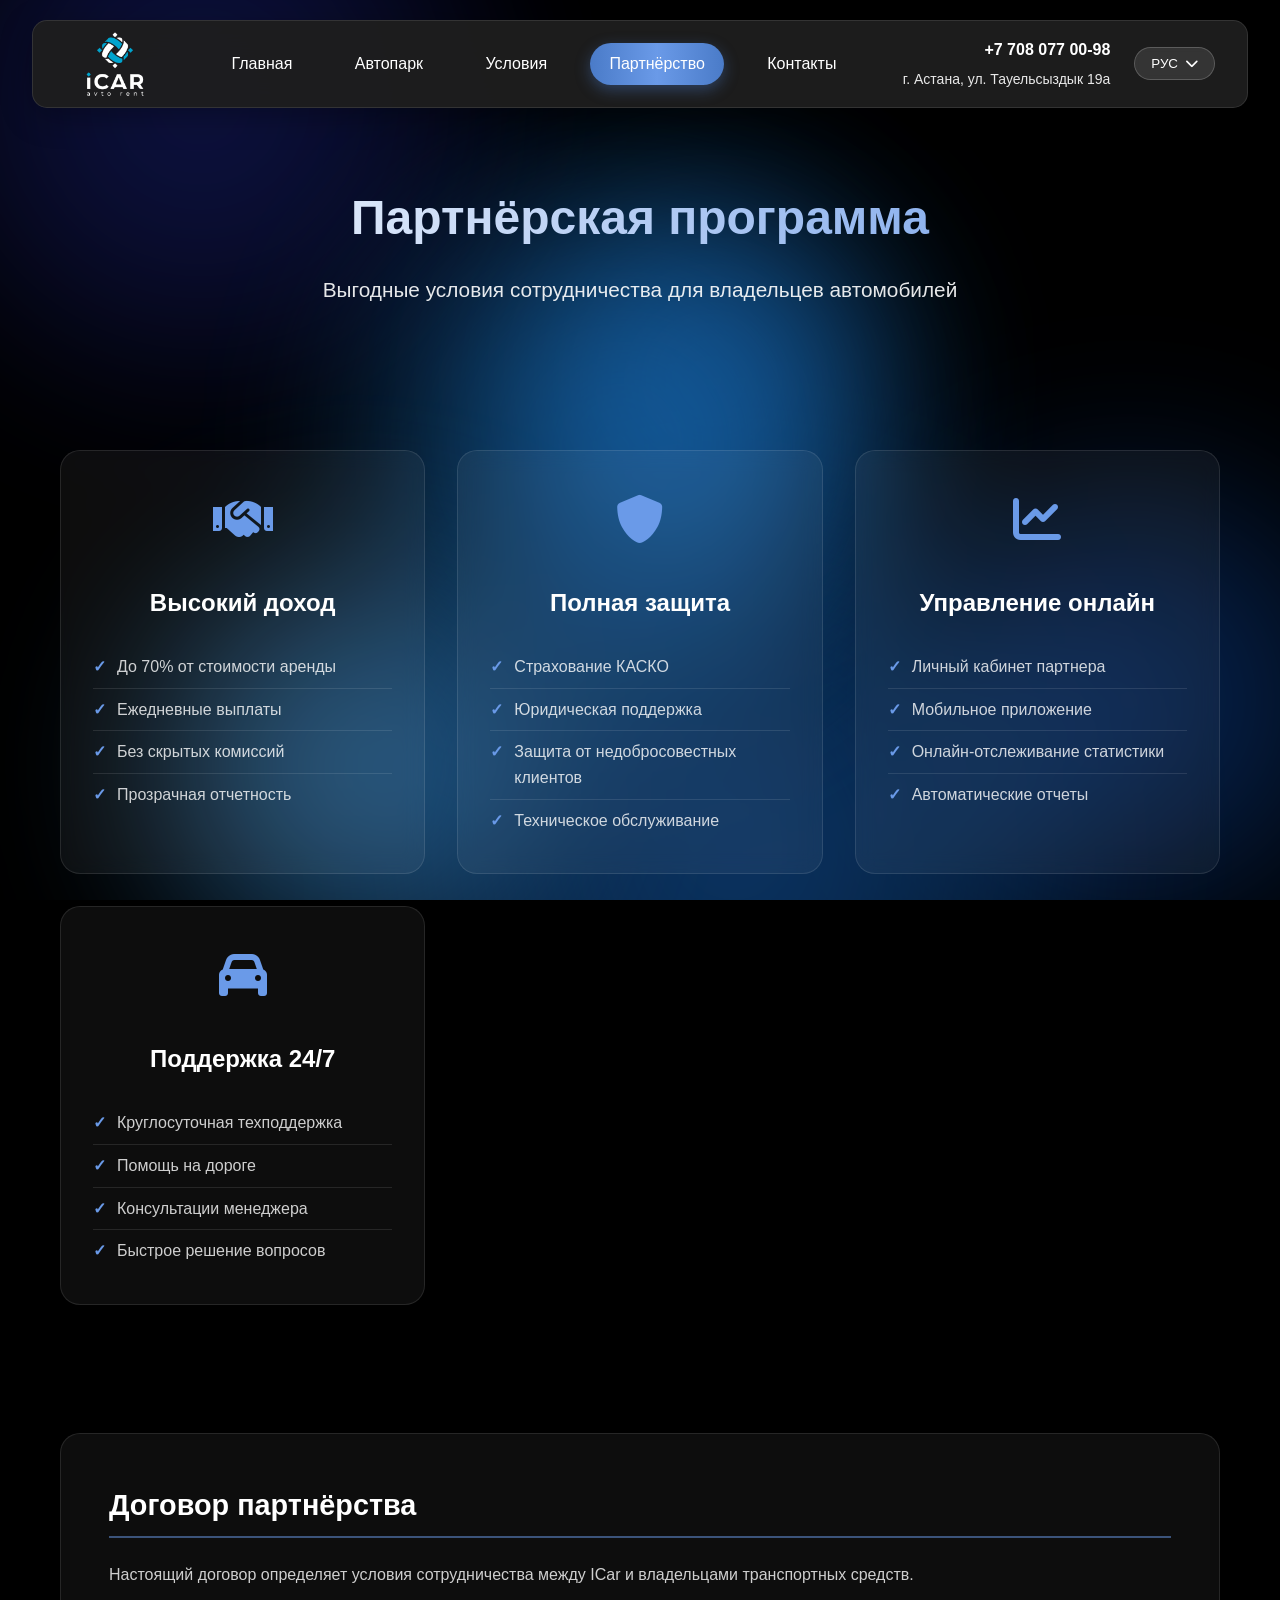
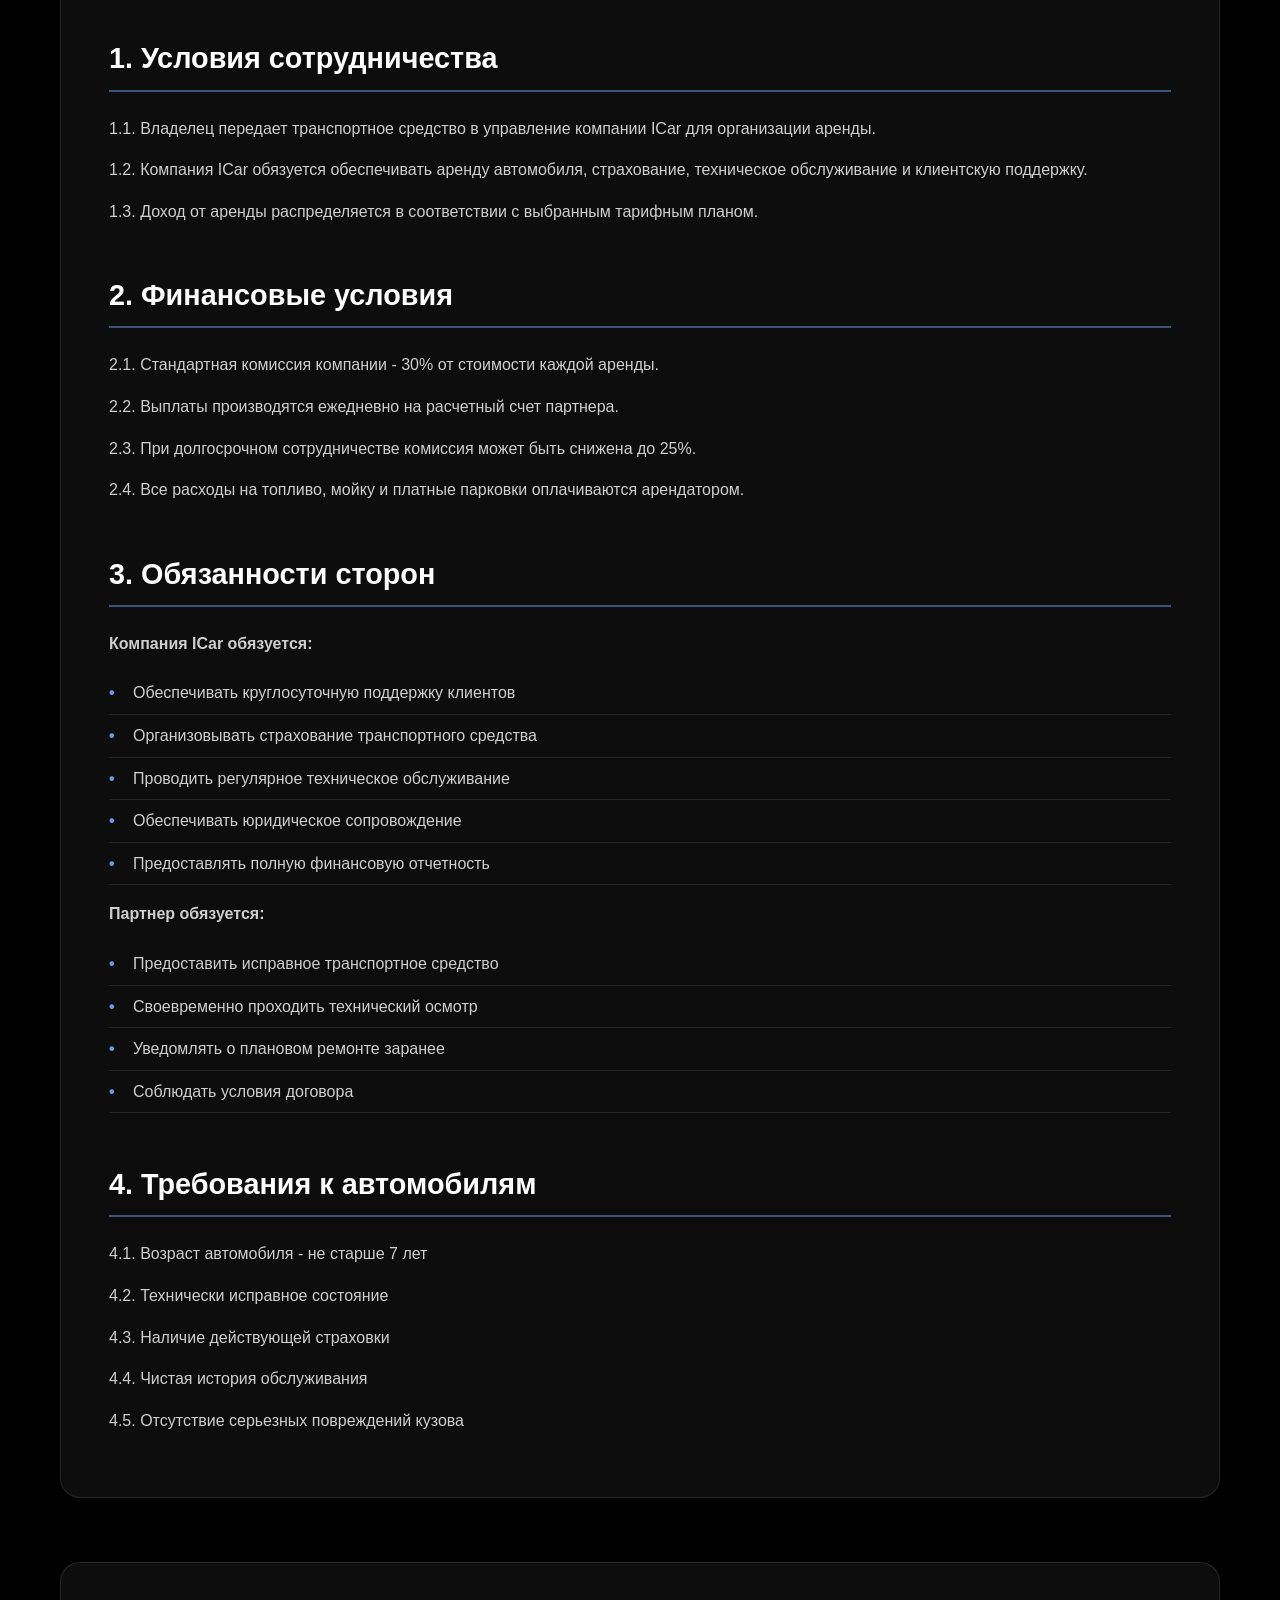
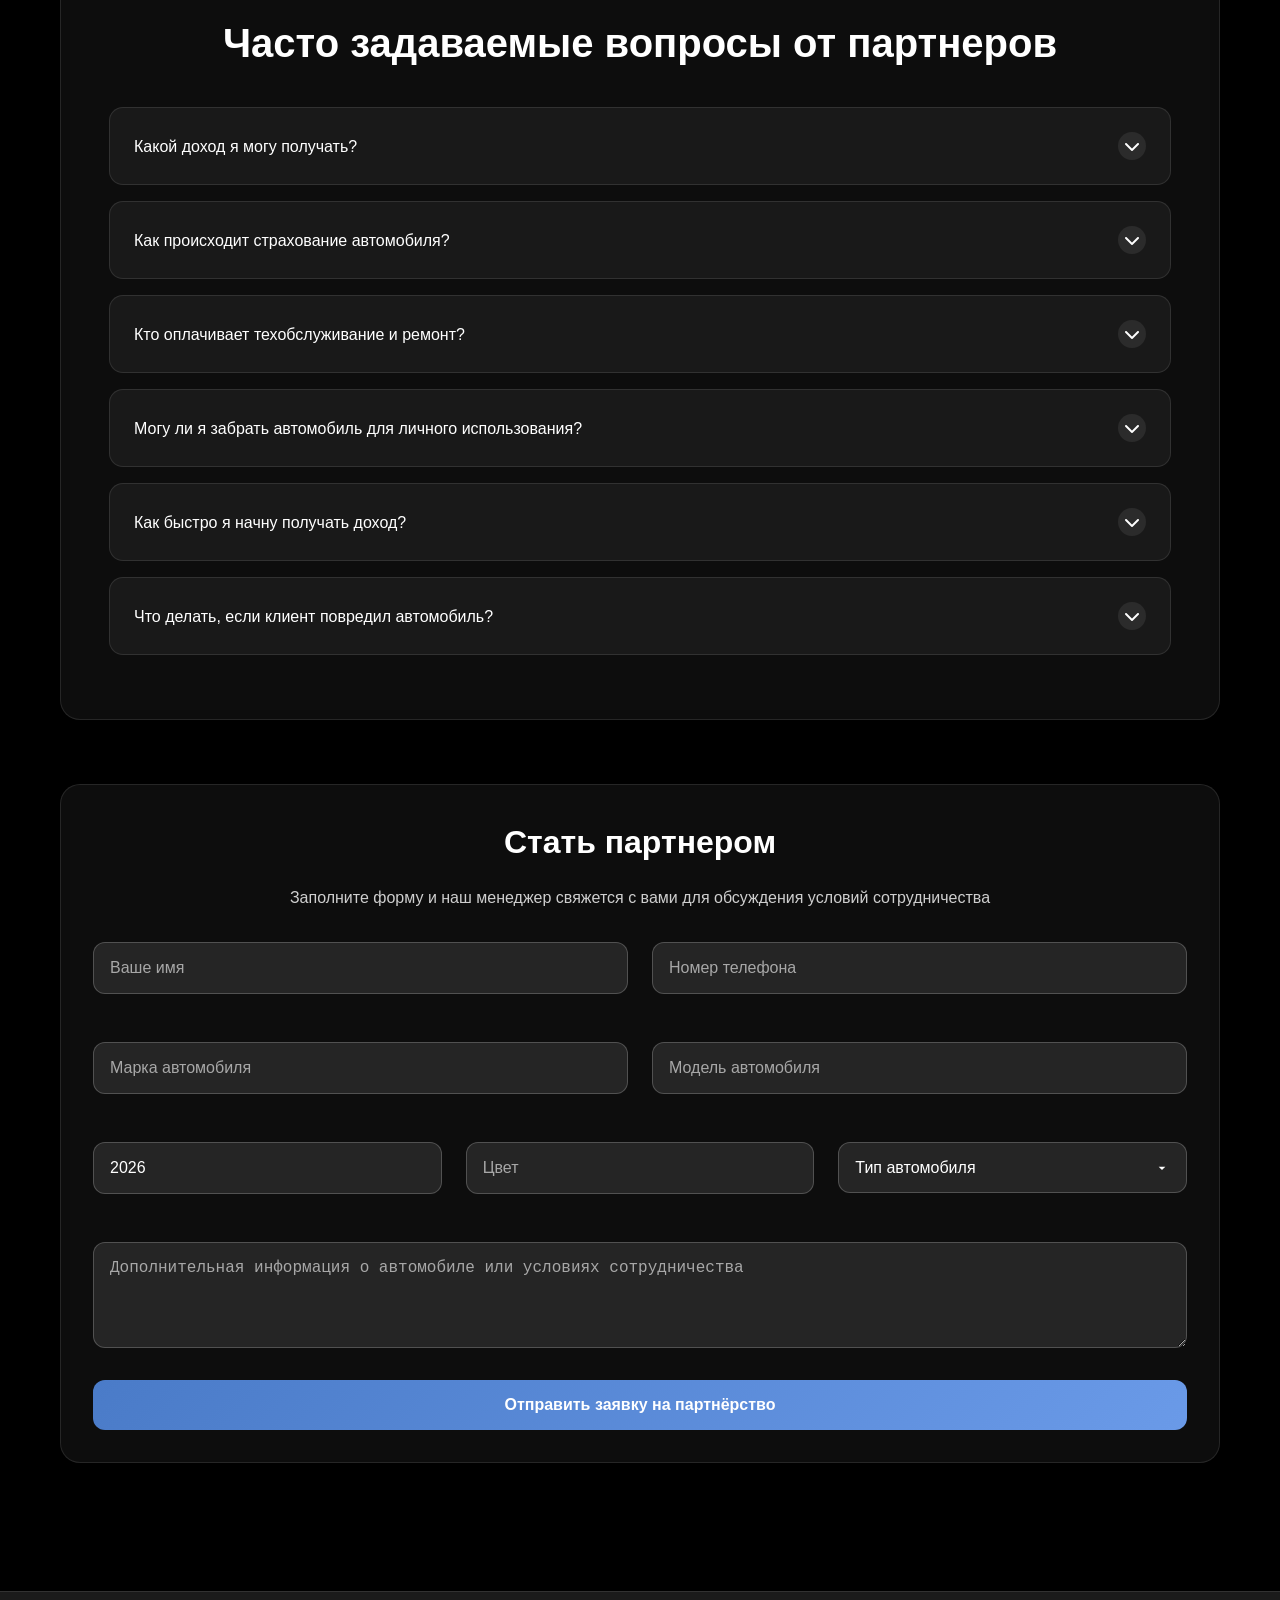
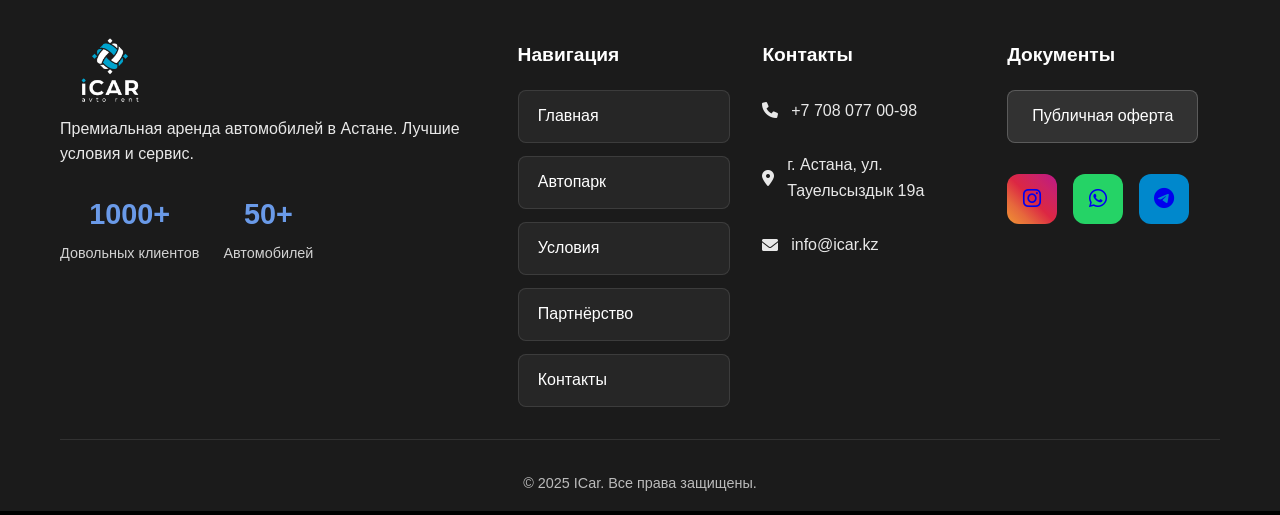
<file: partnership.html>
<!DOCTYPE html>
<html lang="ru">
<head>
    <meta charset="UTF-8">
    <meta name="viewport" content="width=device-width, initial-scale=1.0">
    <title>Партнёрство — Сдать авто в аренду | ICar Астана</title>
    <meta name="description" content="Партнёрская программа ICar: сдайте свой автомобиль в аренду и получайте до 70% дохода. Ежедневные выплаты, страхование КАСКО, техобслуживание. Заявка онлайн.">
    <meta name="keywords" content="сдать авто в аренду Астана, партнёрство прокат, заработок на авто, ICar партнёр, сдать машину в аренду Казахстан">
    <link rel="canonical" href="https://icar.kz/partnership.html">
    <meta property="og:type" content="website">
    <meta property="og:title" content="Партнёрство — Сдать авто в аренду | ICar">
    <meta property="og:description" content="До 70% дохода от аренды вашего авто. Страхование КАСКО, техобслуживание, ежедневные выплаты.">
    <meta property="og:url" content="https://icar.kz/partnership.html">
    <meta property="og:image" content="https://icar.kz/images/logo.png">
    <meta property="og:site_name" content="ICar">
    <meta property="og:locale" content="ru_RU">
    <meta name="twitter:card" content="summary">
    <meta name="twitter:title" content="Партнёрство ICar — сдать авто в аренду">
    <meta name="twitter:description" content="До 70% дохода, ежедневные выплаты, КАСКО, техобслуживание включено.">
    <link rel="preconnect" href="https://cdnjs.cloudflare.com" crossorigin>
    <link rel="stylesheet" href="style.css">
    <link rel="stylesheet" href="https://cdnjs.cloudflare.com/ajax/libs/font-awesome/6.0.0/css/all.min.css">
    <link rel="icon" type="image/png" href="images/logo2.png">
    <link rel="apple-touch-icon" href="images/logo2.png">
</head>
<body>
    <!-- Animated Background -->
    <div class="animated-background">
        <div class="gradient-spot spot-1"></div>
        <div class="gradient-spot spot-2"></div>
        <div class="gradient-spot spot-3"></div>
        <div class="gradient-spot spot-4"></div>
        <div class="gradient-spot spot-5"></div>
        <div class="gradient-spot spot-6"></div>
    </div>

    <!-- Header -->
    <header class="header">
        <div class="header-container">
            <div class="header-content">
                <div class="logo-container">
                    <img src="images/logo.png" alt="ICar — аренда автомобилей в Астане" class="logo-img" loading="lazy">
                </div>

                <button class="hamburger" id="hamburger" aria-label="Меню">
                    <span></span><span></span><span></span>
                </button>

                <nav class="nav" id="mainNav" aria-label="Основная навигация">
                    <a href="index.html">Главная</a>
                    <a href="catalog.html">Автопарк</a>
                    <a href="conditions.html">Условия</a>
                    <a href="partnership.html" class="active">Партнёрство</a>
                    <a href="contacts.html">Контакты</a>
                    <a href="tel:+77080770098" class="nav-mobile-phone"><i class="fas fa-phone"></i> +7 708 077 00-98</a>
                </nav>

                <div class="header-right">
                    <div class="contact-info">
                        <a href="tel:+77080770098" class="phone-link">
                            <div class="phone">+7 708 077 00-98</div>
                        </a>
                        <a href="https://maps.google.com/?q=г. Астана, ул. Тауельсыздык 19а" target="_blank" rel="noopener noreferrer" class="address-link">
                            <div class="address">г. Астана, ул. Тауельсыздык 19а</div>
                        </a>
                    </div>

                    <div class="language-section">
                        <button class="current-lang nav-lang-btn" id="currentLang">
                            <span>РУС</span>
                            <i class="fas fa-chevron-down"></i>
                        </button>
                        <div class="language-dropdown" id="languageDropdown">
                            <button class="lang-option" data-lang="РУС">Русский</button>
                            <button class="lang-option" data-lang="КАЗ">Қазақша</button>
                            <button class="lang-option" data-lang="ENG">English</button>
                            <button class="lang-option" data-lang="中文">中文</button>
                            <button class="lang-option" data-lang="DE">Deutsch</button>
                        </div>
                    </div>
                </div>
            </div>
        </div>
    </header>

    <main>
    <section class="conditions-hero">
        <div class="container">
            <h1>Партнёрская программа</h1>
            <p>Выгодные условия сотрудничества для владельцев автомобилей</p>
        </div>
    </section>

    <section class="conditions">
        <div class="container">
            <div class="conditions-grid">
                <div class="condition-card">
                    <div class="condition-icon">
                        <i class="fas fa-handshake"></i>
                    </div>
                    <h3>Высокий доход</h3>
                    <ul>
                        <li>До 70% от стоимости аренды</li>
                        <li>Ежедневные выплаты</li>
                        <li>Без скрытых комиссий</li>
                        <li>Прозрачная отчетность</li>
                    </ul>
                </div>

                <div class="condition-card">
                    <div class="condition-icon">
                        <i class="fas fa-shield-alt"></i>
                    </div>
                    <h3>Полная защита</h3>
                    <ul>
                        <li>Страхование КАСКО</li>
                        <li>Юридическая поддержка</li>
                        <li>Защита от недобросовестных клиентов</li>
                        <li>Техническое обслуживание</li>
                    </ul>
                </div>

                <div class="condition-card">
                    <div class="condition-icon">
                        <i class="fas fa-chart-line"></i>
                    </div>
                    <h3>Управление онлайн</h3>
                    <ul>
                        <li>Личный кабинет партнера</li>
                        <li>Мобильное приложение</li>
                        <li>Онлайн-отслеживание статистики</li>
                        <li>Автоматические отчеты</li>
                    </ul>
                </div>

                <div class="condition-card">
                    <div class="condition-icon">
                        <i class="fas fa-car"></i>
                    </div>
                    <h3>Поддержка 24/7</h3>
                    <ul>
                        <li>Круглосуточная техподдержка</li>
                        <li>Помощь на дороге</li>
                        <li>Консультации менеджера</li>
                        <li>Быстрое решение вопросов</li>
                    </ul>
                </div>
            </div>

            <div class="document-content">
                <div class="document-container">
                    <div class="document-section">
                        <h2>Договор партнёрства</h2>
                        <p>Настоящий договор определяет условия сотрудничества между ICar и владельцами транспортных средств.</p>
                    </div>

                    <div class="document-section">
                        <h2>1. Условия сотрудничества</h2>
                        <p>1.1. Владелец передает транспортное средство в управление компании ICar для организации аренды.</p>
                        <p>1.2. Компания ICar обязуется обеспечивать аренду автомобиля, страхование, техническое обслуживание и клиентскую поддержку.</p>
                        <p>1.3. Доход от аренды распределяется в соответствии с выбранным тарифным планом.</p>
                    </div>

                    <div class="document-section">
                        <h2>2. Финансовые условия</h2>
                        <p>2.1. Стандартная комиссия компании - 30% от стоимости каждой аренды.</p>
                        <p>2.2. Выплаты производятся ежедневно на расчетный счет партнера.</p>
                        <p>2.3. При долгосрочном сотрудничестве комиссия может быть снижена до 25%.</p>
                        <p>2.4. Все расходы на топливо, мойку и платные парковки оплачиваются арендатором.</p>
                    </div>

                    <div class="document-section">
                        <h2>3. Обязанности сторон</h2>
                        <p><strong>Компания ICar обязуется:</strong></p>
                        <ul>
                            <li>Обеспечивать круглосуточную поддержку клиентов</li>
                            <li>Организовывать страхование транспортного средства</li>
                            <li>Проводить регулярное техническое обслуживание</li>
                            <li>Обеспечивать юридическое сопровождение</li>
                            <li>Предоставлять полную финансовую отчетность</li>
                        </ul>

                        <p><strong>Партнер обязуется:</strong></p>
                        <ul>
                            <li>Предоставить исправное транспортное средство</li>
                            <li>Своевременно проходить технический осмотр</li>
                            <li>Уведомлять о плановом ремонте заранее</li>
                            <li>Соблюдать условия договора</li>
                        </ul>
                    </div>

                    <div class="document-section">
                        <h2>4. Требования к автомобилям</h2>
                        <p>4.1. Возраст автомобиля - не старше 7 лет</p>
                        <p>4.2. Технически исправное состояние</p>
                        <p>4.3. Наличие действующей страховки</p>
                        <p>4.4. Чистая история обслуживания</p>
                        <p>4.5. Отсутствие серьезных повреждений кузова</p>
                    </div>
                </div>
            </div>

            <div class="faq-section">
                <h2>Часто задаваемые вопросы от партнеров</h2>
                <div class="faq-container">
                    <div class="faq-item">
                        <div class="faq-question">
                            <span>Какой доход я могу получать?</span>
                            <i class="fas fa-chevron-down"></i>
                        </div>
                        <div class="faq-answer">
                            <p>Доход зависит от класса автомобиля, сезона и спроса. В среднем партнеры получают от 50,000 до 300,000 ₸ в месяц за один автомобиль. Премиальные автомобили приносят больший доход.</p>
                        </div>
                    </div>

                    <div class="faq-item">
                        <div class="faq-question">
                            <span>Как происходит страхование автомобиля?</span>
                            <i class="fas fa-chevron-down"></i>
                        </div>
                        <div class="faq-answer">
                            <p>Мы оформляем полное КАСКО на автомобиль. Все риски, включая ДТП и угоны, покрываются страховкой. В случае страхового случая, ремонт осуществляется за счет страховой компании.</p>
                        </div>
                    </div>

                    <div class="faq-item">
                        <div class="faq-question">
                            <span>Кто оплачивает техобслуживание и ремонт?</span>
                            <i class="fas fa-chevron-down"></i>
                        </div>
                        <div class="faq-answer">
                            <p>Текущее техническое обслуживание (замена масла, фильтров) оплачивается компанией. Крупный ремонт, связанный с естественным износом, обсуждается индивидуально и может покрываться за счет совместного фонда.</p>
                        </div>
                    </div>

                    <div class="faq-item">
                        <div class="faq-question">
                            <span>Могу ли я забрать автомобиль для личного использования?</span>
                            <i class="fas fa-chevron-down"></i>
                        </div>
                        <div class="faq-answer">
                            <p>Да, вы можете забрать автомобиль для личного использования, предварительно уведомив менеджера. В такие периоды аренда автомобиля приостанавливается, и доход не начисляется.</p>
                        </div>
                    </div>

                    <div class="faq-item">
                        <div class="faq-question">
                            <span>Как быстро я начну получать доход?</span>
                            <i class="fas fa-chevron-down"></i>
                        </div>
                        <div class="faq-answer">
                            <p>После оформления документов и подготовки автомобиля, первый доход вы получаете уже в день первой аренды. Выплаты производятся ежедневно.</p>
                        </div>
                    </div>

                    <div class="faq-item">
                        <div class="faq-question">
                            <span>Что делать, если клиент повредил автомобиль?</span>
                            <i class="fas fa-chevron-down"></i>
                        </div>
                        <div class="faq-answer">
                            <p>Все повреждения фиксируются при приеме-передаче автомобиля. Ремонт оплачивается за счет страховки или клиента (в зависимости от условий страхового случая). Вы получаете автомобиль в исправном состоянии.</p>
                        </div>
                    </div>
                </div>
            </div>

            <!-- Форма для партнеров -->
            <div class="contact-form-section">
                <div class="form-container" style="grid-column: 1 / -1;">
                    <h2>Стать партнером</h2>
                    <p>Заполните форму и наш менеджер свяжется с вами для обсуждения условий сотрудничества</p>

                    <form class="contact-form" id="partnershipForm">
                        <div class="form-row-2">
                            <div class="form-group">
                                <input type="text" id="partnerName" placeholder="Ваше имя" required>
                            </div>
                            <div class="form-group">
                                <input type="tel" id="partnerPhone" placeholder="Номер телефона" required>
                            </div>
                        </div>

                        <div class="form-row-2">
                            <div class="form-group">
                                <input type="text" id="carBrand" placeholder="Марка автомобиля" required>
                            </div>
                            <div class="form-group">
                                <input type="text" id="carModel" placeholder="Модель автомобиля" required>
                            </div>
                        </div>

                        <div class="form-row-3">
                            <div class="form-group">
                                <input type="number" id="carYear" placeholder="Год выпуска" min="1886" max="2026" value="2026" required>
                            </div>
                            <div class="form-group">
                                <input type="text" id="carColor" placeholder="Цвет" required>
                            </div>
                            <div class="form-group">
                                <select id="carType" required>
                                    <option value="">Тип автомобиля</option>
                                    <option value="sedan">Седан</option>
                                    <option value="suv">Внедорожник</option>
                                    <option value="minivan">Минивэн</option>
                                    <option value="premium">Премиум</option>
                                    <option value="other">Другой</option>
                                </select>
                            </div>
                        </div>

                        <div class="form-group">
                            <textarea id="partnerMessage" placeholder="Дополнительная информация о автомобиле или условиях сотрудничества" rows="4"></textarea>
                        </div>

                        <button type="submit" class="submit-btn">Отправить заявку на партнёрство</button>
                    </form>
                </div>
            </div>
        </div>
    </section>
    </main>

    <!-- Footer -->
    <footer class="footer">
        <div class="container">
            <div class="footer-content">
                <div class="footer-section">
                    <div class="logo-container">
                        <img src="images/logo.png" alt="ICar — аренда автомобилей в Астане" class="logo-img" loading="lazy">
                    </div>
                    <p class="footer-description">Премиальная аренда автомобилей в Астане. Лучшие условия и сервис.</p>
                    <div class="footer-stats">
                        <div class="stat">
                            <div class="stat-number">1000+</div>
                            <div class="stat-label">Довольных клиентов</div>
                        </div>
                        <div class="stat">
                            <div class="stat-number">50+</div>
                            <div class="stat-label">Автомобилей</div>
                        </div>
                    </div>
                </div>

                <div class="footer-section">
                    <h3>Навигация</h3>
                    <nav class="footer-nav" aria-label="Навигация в подвале">
                        <a href="index.html" class="footer-nav-btn">Главная</a>
                        <a href="catalog.html" class="footer-nav-btn">Автопарк</a>
                        <a href="conditions.html" class="footer-nav-btn">Условия</a>
                        <a href="partnership.html" class="footer-nav-btn">Партнёрство</a>
                        <a href="contacts.html" class="footer-nav-btn">Контакты</a>
                    </nav>
                </div>

                <div class="footer-section">
                    <h3>Контакты</h3>
                    <div class="footer-contact">
                        <a href="tel:+77080770098" class="contact-link">
                            <p><i class="fas fa-phone"></i> +7 708 077 00-98</p>
                        </a>
                        <a href="https://maps.google.com/?q=г. Астана, ул. Тауельсыздык 19а" target="_blank" rel="noopener noreferrer" class="contact-link">
                            <p><i class="fas fa-map-marker-alt"></i> г. Астана, ул. Тауельсыздык 19а</p>
                        </a>
                        <a href="mailto:info@icar.kz" class="contact-link">
                            <p><i class="fas fa-envelope"></i> info@icar.kz</p>
                        </a>
                    </div>
                </div>

                <div class="footer-section">
                    <h3>Документы</h3>
                    <a href="offerta.html" class="offerta-btn">Публичная оферта</a>
                    <div class="social-links">
                        <a href="https://www.instagram.com/icar_avtorent?igsh=MTllbDN0MnJyYnE5Zw%3D%3D&utm_source=qr" class="social-btn instagram" target="_blank" rel="noopener noreferrer" aria-label="ICar в Instagram">
                            <i class="fab fa-instagram"></i>
                        </a>
                        <a href="https://wa.me/message/NWBAXKDHB6WHJ1" class="social-btn whatsapp" target="_blank" rel="noopener noreferrer" aria-label="Написать в WhatsApp">
                            <i class="fab fa-whatsapp"></i>
                        </a>
                        <a href="https://t.me/icarlife" class="social-btn telegram" target="_blank" rel="noopener noreferrer" aria-label="ICar в Telegram">
                            <i class="fab fa-telegram"></i>
                        </a>
                    </div>
                </div>
            </div>

            <div class="footer-bottom">
                <p>&copy; 2025 ICar. Все права защищены.</p>
            </div>
        </div>
    </footer>

    <script src="translator.js"></script>
    <script src="script.js"></script>

    <!-- JSON-LD Structured Data -->
    <script type="application/ld+json">
    {
        "@context": "https://schema.org",
        "@type": "BreadcrumbList",
        "itemListElement": [{
            "@type": "ListItem",
            "position": 1,
            "name": "Главная",
            "item": "https://icar.kz/"
        },{
            "@type": "ListItem",
            "position": 2,
            "name": "Партнёрство",
            "item": "https://icar.kz/partnership.html"
        }]
    }
    </script>

    <!-- JSON-LD Structured Data -->
    <script type="application/ld+json">
    {
        "@context": "https://schema.org",
        "@type": "FAQPage",
        "mainEntity": [{
            "@type": "Question",
            "name": "Какой доход я могу получать?",
            "acceptedAnswer": {
                "@type": "Answer",
                "text": "Доход зависит от класса автомобиля, сезона и спроса. В среднем партнеры получают от 50,000 до 300,000 ₸ в месяц за один автомобиль."
            }
        },{
            "@type": "Question",
            "name": "Как происходит страхование автомобиля?",
            "acceptedAnswer": {
                "@type": "Answer",
                "text": "Мы оформляем полное КАСКО на автомобиль. Все риски, включая ДТП и угоны, покрываются страховкой."
            }
        },{
            "@type": "Question",
            "name": "Кто оплачивает техобслуживание и ремонт?",
            "acceptedAnswer": {
                "@type": "Answer",
                "text": "Текущее техническое обслуживание оплачивается компанией. Крупный ремонт обсуждается индивидуально."
            }
        },{
            "@type": "Question",
            "name": "Могу ли я забрать автомобиль для личного использования?",
            "acceptedAnswer": {
                "@type": "Answer",
                "text": "Да, вы можете забрать автомобиль, предварительно уведомив менеджера. В такие периоды доход не начисляется."
            }
        },{
            "@type": "Question",
            "name": "Как быстро я начну получать доход?",
            "acceptedAnswer": {
                "@type": "Answer",
                "text": "После оформления документов первый доход вы получаете уже в день первой аренды. Выплаты производятся ежедневно."
            }
        },{
            "@type": "Question",
            "name": "Что делать, если клиент повредил автомобиль?",
            "acceptedAnswer": {
                "@type": "Answer",
                "text": "Все повреждения фиксируются при приеме-передаче. Ремонт оплачивается за счет страховки или клиента."
            }
        }]
    }
    </script>
</body>
</html>
</file>
<file: style.css>
* {
    margin: 0;
    padding: 0;
    box-sizing: border-box;
}

body {
    font-family: 'Arial', sans-serif;
    line-height: 1.6;
    color: #fff;
    background-color: #000;
    overflow-x: hidden;
    position: relative;
}

.container {
    max-width: 1200px;
    margin: 0 auto;
    padding: 0 20px;
}

/* Animated Background */
.animated-background {
    position: fixed;
    top: 0;
    left: 0;
    width: 100%;
    height: 100%;
    z-index: -1;
    overflow: hidden;
}

.gradient-spot {
    position: absolute;
    border-radius: 50%;
    filter: blur(80px);
    opacity: 0.6;
    animation: float 20s infinite ease-in-out;
}

.spot-1 {
    width: 600px;
    height: 600px;
    background: radial-gradient(circle, #1a237e, transparent);
    top: -200px;
    left: -100px;
    animation-duration: 18s;
    animation-delay: 0s;
}

.spot-2 {
    width: 500px;
    height: 500px;
    background: radial-gradient(circle, #0d47a1, transparent);
    top: 50%;
    right: -100px;
    animation-duration: 22s;
    animation-delay: -4s;
}

.spot-3 {
    width: 700px;
    height: 700px;
    background: radial-gradient(circle, #1565c0, transparent);
    bottom: -300px;
    left: 30%;
    animation-duration: 26s;
    animation-delay: -9s;
}

.spot-4 {
    width: 400px;
    height: 400px;
    background: radial-gradient(circle, #1976d2, transparent);
    top: 20%;
    left: 40%;
    animation-duration: 19s;
    animation-delay: -14s;
}

.spot-5 {
    width: 550px;
    height: 550px;
    background: radial-gradient(circle, #1e88e5, transparent);
    bottom: 20%;
    right: 30%;
    animation-duration: 24s;
    animation-delay: -6s;
}

.spot-6 {
    width: 450px;
    height: 450px;
    background: radial-gradient(circle, #42a5f5, transparent);
    top: 60%;
    left: 10%;
    animation-duration: 21s;
    animation-delay: -11s;
}

@keyframes float {
    0% {
        transform: translate(0, 0) scale(1);
        opacity: 0;
    }
    10% {
        opacity: 0.65;
    }
    25% {
        transform: translate(50px, 50px) scale(1.1);
        opacity: 0.7;
    }
    50% {
        transform: translate(-30px, 80px) scale(0.9);
        opacity: 0.55;
    }
    75% {
        transform: translate(70px, -40px) scale(1.05);
        opacity: 0.65;
    }
    90% {
        opacity: 0.6;
    }
    100% {
        transform: translate(0, 0) scale(1);
        opacity: 0;
    }
}

/* Header Styles */
.header {
    position: fixed;
    top: 20px;
    left: 0;
    width: 100%;
    z-index: 1000;
    display: flex;
    justify-content: center;
}

.header-container {
    background: rgba(30, 30, 30, 0.95);
    backdrop-filter: blur(20px);
    padding: 0.8rem 2rem;
    border-radius: 15px;
    box-shadow: 0 8px 32px rgba(0, 0, 0, 0.3);
    border: 1px solid rgba(255, 255, 255, 0.1);
    width: 95%;
    max-width: 1400px;
}

.header-content {
    display: flex;
    justify-content: space-between;
    align-items: center;
    gap: 2rem;
}

.logo-container {
    flex-shrink: 0;
}

.logo-img {
    width: 100px;
    height: 80px;
    display: block;
    object-fit: contain;
    transition: transform 0.5s cubic-bezier(0.34,1.56,0.64,1);
    margin: -10px 0;
}

.logo-img:hover {
    transform: scale(1.08);
}

.nav {
    display: flex;
    gap: 1.5rem;
    flex: 1;
    justify-content: center;
}

.nav a {
    color: white;
    text-decoration: none;
    font-size: 1rem;
    font-weight: 500;
    transition: color 0.25s cubic-bezier(0.4,0,0.2,1), box-shadow 0.4s cubic-bezier(0.4,0,0.2,1), transform 0.5s cubic-bezier(0.4,0,0.2,1);
    padding: 0.5rem 1.2rem;
    border-radius: 25px;
    white-space: nowrap;
    position: relative;
    overflow: hidden;
    z-index: 1;
}

.nav a::before {
    content: '';
    position: absolute;
    top: 0;
    left: -100%;
    width: 100%;
    height: 100%;
    background: linear-gradient(90deg, #4a7bc8, #6a9ae8, #4a7bc8);
    transition: left 0.45s cubic-bezier(0.76,0,0.24,1);
    z-index: -1;
}

.nav a:hover::before,
.nav a.active::before {
    left: 0;
}

.nav a:hover,
.nav a.active {
    color: white;
    box-shadow: 0 5px 15px rgba(74, 123, 200, 0.4);
}

.nav a:active {
    transform: scale(0.97);
    transition: transform 0.12s ease;
}

.header-right {
    display: flex;
    align-items: center;
    gap: 1.5rem;
    flex-shrink: 0;
}

.contact-info {
    text-align: right;
}

.phone-link, .address-link {
    text-decoration: none;
    color: white;
    transition: color 0.25s ease, transform 0.4s cubic-bezier(0.4,0,0.2,1);
    display: block;
}

.phone-link:hover, .address-link:hover {
    color: #6a9ae8;
}

.phone {
    font-weight: bold;
    font-size: 16px;
    margin-bottom: 5px;
}

.address {
    font-size: 14px;
    opacity: 0.9;
}

.language-section {
    position: relative;
}

.nav-lang-btn {
    background: rgba(255, 255, 255, 0.1);
    color: white;
    border: 1px solid rgba(255, 255, 255, 0.2);
    padding: 0.5rem 1rem;
    border-radius: 25px;
    cursor: pointer;
    transition: transform 0.5s cubic-bezier(0.4,0,0.2,1), box-shadow 0.4s cubic-bezier(0.4,0,0.2,1), color 0.25s ease;
    display: flex;
    align-items: center;
    gap: 0.5rem;
    font-weight: 500;
    min-width: 80px;
    justify-content: space-between;
    backdrop-filter: blur(5px);
    position: relative;
    overflow: hidden;
    z-index: 1;
}

.nav-lang-btn::before {
    content: '';
    position: absolute;
    top: 0;
    left: -100%;
    width: 100%;
    height: 100%;
    background: linear-gradient(90deg, #4a7bc8, #6a9ae8, #4a7bc8);
    transition: left 0.45s cubic-bezier(0.76,0,0.24,1);
    z-index: -1;
}

.nav-lang-btn:hover::before {
    left: 0;
}

.nav-lang-btn:hover {
    color: white;
    box-shadow: 0 5px 15px rgba(74, 123, 200, 0.4);
}

.nav-lang-btn:active {
    transform: scale(0.97) !important;
    transition: transform 0.12s ease;
}

.language-dropdown {
    position: absolute;
    top: 100%;
    right: 0;
    margin-top: 0.5rem;
    background: rgba(40, 40, 40, 0.95);
    backdrop-filter: blur(15px);
    border-radius: 10px;
    box-shadow: 0 8px 32px rgba(0, 0, 0, 0.3);
    opacity: 0;
    visibility: hidden;
    transform: translateY(-10px);
    transition: opacity 0.3s cubic-bezier(0.4,0,0.2,1), transform 0.35s cubic-bezier(0.4,0,0.2,1), visibility 0.3s ease;
    min-width: 150px;
    z-index: 1001;
    border: 1px solid rgba(255, 255, 255, 0.1);
}

.language-dropdown.show {
    opacity: 1;
    visibility: visible;
    transform: translateY(4px);
}

.lang-option {
    display: block;
    width: 100%;
    padding: 0.8rem 1rem;
    border: none;
    background: none;
    cursor: pointer;
    text-align: left;
    transition: background 0.2s ease, padding-left 0.3s cubic-bezier(0.4,0,0.2,1), color 0.2s ease;
    color: #fff;
    border-bottom: 1px solid rgba(255, 255, 255, 0.1);
}

.lang-option:hover {
    background: rgba(74, 123, 200, 0.3);
    padding-left: 1.5rem;
    color: #a0c4ff;
}

/* Hero Section */
.hero {
    position: relative;
    padding: 180px 0 100px;
    overflow: hidden;
}

.hero-content {
    display: grid;
    grid-template-columns: 1fr 1fr;
    gap: 3rem;
    align-items: center;
    margin-bottom: 80px;
}

.hero-title {
    font-size: 3.5rem;
    font-weight: 800;
    margin-bottom: 1.5rem;
    background: linear-gradient(90deg, #fff, #6a9ae8, #fff);
    -webkit-background-clip: text;
    background-clip: text;
    -webkit-text-fill-color: transparent;
    background-size: 200% auto;
    animation: shimmer 3s infinite linear;
}

@keyframes shimmer {
    0% { background-position: -200% center; }
    100% { background-position: 200% center; }
}

.hero-subtitle {
    font-size: 1.3rem;
    margin-bottom: 2.5rem;
    opacity: 0.9;
    line-height: 1.6;
}

.hero-buttons {
    display: flex;
    gap: 1.5rem;
}

.hero-btn {
    display: flex;
    align-items: center;
    gap: 0.8rem;
    padding: 1rem 2rem;
    border-radius: 50px;
    text-decoration: none;
    font-weight: 600;
    transition: transform 0.5s cubic-bezier(0.4,0,0.2,1), box-shadow 0.4s cubic-bezier(0.4,0,0.2,1);
    position: relative;
    overflow: hidden;
    z-index: 1;
}

.hero-btn::before {
    content: '';
    position: absolute;
    top: 0;
    left: 0;
    width: 100%;
    height: 100%;
    background: linear-gradient(90deg, #4a7bc8, #6a9ae8);
    z-index: -1;
    transition: filter 0.3s ease;
}

.hero-btn::after {
    content: '';
    position: absolute;
    top: 0;
    left: -100%;
    width: 100%;
    height: 100%;
    background: linear-gradient(90deg, transparent, rgba(255,255,255,0.3), transparent);
    transition: left 0.7s cubic-bezier(0.4,0,0.2,1);
    z-index: -1;
}

.hero-btn i {
    display: inline-block;
    transition: transform 0.45s cubic-bezier(0.34,1.56,0.64,1);
}
.hero-btn:hover i {
    transform: translateX(6px);
}

.hero-btn:hover::after {
    left: 100%;
}

.catalog-btn::before {
    background: linear-gradient(90deg, #4a7bc8, #6a9ae8);
}

.conditions-btn::before {
    background: linear-gradient(90deg, #6a9ae8, #4a7bc8);
}

.hero-btn:hover {
    transform: scale(1.04);
    box-shadow: 0 10px 25px rgba(74, 123, 200, 0.4);
}

.hero-btn:active {
    transform: scale(0.97);
    transition: transform 0.12s ease;
}

.hero-images {
    display: grid;
    grid-template-columns: 1fr 1fr;
    gap: 1.5rem;
}

.hero-image-card {
    height: 250px;
    border-radius: 20px;
    overflow: hidden;
    position: relative;
    box-shadow: 0 10px 30px rgba(0, 0, 0, 0.5);
    background: rgba(255, 255, 255, 0.05);
    backdrop-filter: blur(10px);
    border: 1px solid rgba(255, 255, 255, 0.1);
}

.image-gradient {
    width: 100%;
    height: 100%;
    position: absolute;
    top: 0;
    left: 0;
}

.gradient-1 {
    background: linear-gradient(135deg, rgba(74, 123, 200, 0.3), rgba(106, 154, 232, 0.3));
}

.gradient-2 {
    background: linear-gradient(135deg, rgba(106, 154, 232, 0.3), rgba(74, 123, 200, 0.3));
}

.car-silhouette {
    position: absolute;
    top: 50%;
    left: 50%;
    transform: translate(-50%, -50%);
    width: 80%;
    height: 60%;
    background: rgba(255, 255, 255, 0.1);
    clip-path: polygon(10% 0%, 90% 0%, 100% 20%, 100% 80%, 90% 100%, 10% 100%, 0% 80%, 0% 20%);
    border-radius: 10px;
}

/* Improved Scrolling Text */
.scrolling-text-container {
    position: relative;
    margin-top: 3rem;
    overflow: hidden;
    width: 100vw;
    margin-left: calc(-50vw + 50%);
    padding: 1.5rem 0;
    background: rgba(255, 255, 255, 0.05);
    backdrop-filter: blur(10px);
    border-top: 1px solid rgba(255, 255, 255, 0.1);
    border-bottom: 1px solid rgba(255, 255, 255, 0.1);
}

.scrolling-track {
    display: flex;
    width: max-content;
    animation: scroll 60s linear infinite;
}

.scrolling-content {
    display: flex;
    gap: 3rem;
    padding: 0 2rem;
}

.scrolling-item {
    font-size: 1.3rem;
    font-weight: 600;
    color: rgba(255, 255, 255, 0.8);
    padding: 0.8rem 1.5rem;
    background: rgba(255, 255, 255, 0.1);
    border-radius: 30px;
    backdrop-filter: blur(5px);
    flex-shrink: 0;
    white-space: nowrap;
    border: 1px solid rgba(255, 255, 255, 0.2);
    transition: transform 0.45s cubic-bezier(0.4,0,0.2,1), background 0.3s ease, box-shadow 0.3s ease;
}

.scrolling-item:hover {
    background: rgba(255, 255, 255, 0.15);
    transform: scale(1.05);
    box-shadow: 0 5px 15px rgba(74, 123, 200, 0.3);
}

@keyframes scroll {
    0% {
        transform: translateX(0);
    }
    100% {
        transform: translateX(-50%);
    }
}

/* Premium Cars Section */
.premium-cars {
    padding: 5rem 0;
    position: relative;
}

.section-header {
    text-align: center;
    margin-bottom: 3rem;
}

.section-icon {
    font-size: 3rem;
    margin-bottom: 1rem;
}

.section-header h2 {
    font-size: 2.5rem;
    margin-bottom: 1rem;
    background: linear-gradient(90deg, #fff, #6a9ae8);
    -webkit-background-clip: text;
    background-clip: text;
    -webkit-text-fill-color: transparent;
}

.section-header p {
    font-size: 1.2rem;
    opacity: 0.8;
}

.premium-cars-grid {
    display: grid;
    grid-template-columns: repeat(auto-fit, minmax(350px, 1fr));
    gap: 2rem;
    align-items: stretch;
}

.premium-car-card {
    background: rgba(255, 255, 255, 0.05);
    border-radius: 20px;
    overflow: hidden;
    box-shadow: 0 10px 30px rgba(0, 0, 0, 0.3);
    transition: transform 0.55s cubic-bezier(0.4,0,0.2,1), box-shadow 0.45s cubic-bezier(0.4,0,0.2,1), border-color 0.35s ease;
    border: 1px solid rgba(255, 255, 255, 0.1);
    backdrop-filter: blur(10px);
    display: flex;
    flex-direction: column;
}

.premium-car-card .car-header {
    flex-shrink: 0;
}

.premium-car-card:hover {
    transform: scale(1.03);
    box-shadow: 0 20px 40px rgba(74, 123, 200, 0.3);
    border-color: rgba(74, 123, 200, 0.5);
}

.car-header {
    padding: 1.2rem 1.5rem;
    display: flex;
    justify-content: space-between;
    align-items: center;
    gap: 0.6rem;
    background: rgba(0, 0, 0, 0.3);
    flex-wrap: nowrap;
    min-height: 110px;
}

.car-header h3 {
    font-size: 1.3rem;
    color: white;
    flex: 1;
    min-width: 0;
    word-break: break-word;
}

.car-badge {
    padding: 0.3rem 0.8rem;
    border-radius: 15px;
    font-size: 0.8rem;
    font-weight: bold;
    white-space: nowrap;
    flex-shrink: 0;
}

.car-badge.premium {
    background: linear-gradient(135deg, #ff6b6b, #ff8e8e);
    color: white;
}

.car-badge.business {
    background: linear-gradient(135deg, #4a7bc8, #6a9ae8);
    color: white;
}

.car-image {
    height: 200px;
    position: relative;
    overflow: hidden;
}

.car-image.mercedes {
    background: linear-gradient(135deg, #1a1a1a, #4a4a4a);
}

.car-image.bmw {
    background: linear-gradient(135deg, #1a1a1a, #2d2d2d);
}

.car-image.audi {
    background: linear-gradient(135deg, #1a1a1a, #3a3a3a);
}

.car-overlay {
    position: absolute;
    top: 0;
    left: 0;
    width: 100%;
    height: 100%;
    background: rgba(0, 0, 0, 0.7);
    display: flex;
    flex-direction: column;
    justify-content: center;
    align-items: center;
    opacity: 0;
    transition: opacity 0.35s cubic-bezier(0.4,0,0.2,1);
}

.premium-car-card:hover .car-overlay {
    opacity: 1;
}

.car-price {
    font-size: 1.5rem;
    font-weight: bold;
    color: white;
    margin-bottom: 1rem;
}

.car-rent-btn {
    background: linear-gradient(135deg, #4a7bc8, #6a9ae8);
    color: white;
    border: none;
    padding: 0.8rem 1.5rem;
    border-radius: 25px;
    font-weight: bold;
    cursor: pointer;
    transition: transform 0.4s cubic-bezier(0.34,1.56,0.64,1), filter 0.25s ease;
}

.car-rent-btn:hover {
    transform: scale(1.07);
    filter: brightness(1.1);
}

.car-rent-btn:active {
    transform: scale(0.96);
    transition: transform 0.12s ease;
}

.car-features {
    padding: 1.5rem;
    display: flex;
    justify-content: space-around;
    background: rgba(0, 0, 0, 0.2);
}

.feature {
    display: flex;
    flex-direction: column;
    align-items: center;
    gap: 0.5rem;
    color: rgba(255, 255, 255, 0.8);
}

.feature i {
    color: #6a9ae8;
    font-size: 1.2rem;
}

/* Footer */
.footer {
    background: rgba(30, 30, 30, 0.9);
    backdrop-filter: blur(15px);
    padding: 3rem 0 1rem;
    margin-top: 4rem;
    border-top: 1px solid rgba(255, 255, 255, 0.1);
    box-shadow: 0 -4px 20px rgba(0, 0, 0, 0.3);
}

.footer-content {
    display: grid;
    grid-template-columns: 2fr 1fr 1fr 1fr;
    gap: 2rem;
    margin-bottom: 2rem;
}

.footer-section h3 {
    margin-bottom: 1.2rem;
    font-size: 1.2rem;
    color: white;
}

.footer-description {
    margin-top: 1rem;
    opacity: 0.9;
    line-height: 1.6;
    margin-bottom: 1.5rem;
}

.footer-stats {
    display: flex;
    gap: 1.5rem;
}

.stat {
    text-align: center;
}

.stat-number {
    font-size: 1.8rem;
    font-weight: bold;
    color: #6a9ae8;
    margin-bottom: 0.3rem;
}

.stat-label {
    font-size: 0.9rem;
    opacity: 0.8;
}

.footer-nav {
    display: flex;
    flex-direction: column;
    gap: 0.8rem;
}

.footer-nav-btn {
    color: white;
    text-decoration: none;
    transition: transform 0.45s cubic-bezier(0.4,0,0.2,1), color 0.25s ease, box-shadow 0.4s cubic-bezier(0.4,0,0.2,1);
    padding: 0.8rem 1.2rem;
    border-radius: 8px;
    position: relative;
    overflow: hidden;
    z-index: 1;
    background: rgba(255, 255, 255, 0.05);
    border: 1px solid rgba(255, 255, 255, 0.1);
    font-weight: 500;
}

.footer-nav-btn::before {
    content: '';
    position: absolute;
    top: 0;
    left: -100%;
    width: 100%;
    height: 100%;
    background: linear-gradient(90deg, #4a7bc8, #6a9ae8);
    transition: left 0.45s cubic-bezier(0.76,0,0.24,1);
    z-index: -1;
}

.footer-nav-btn:hover::before {
    left: 0;
}

.footer-nav-btn:hover {
    color: white;
    transform: scale(1.02);
    box-shadow: 0 5px 15px rgba(74, 123, 200, 0.3);
}

.footer-nav-btn:active {
    transform: scale(0.98);
    transition: transform 0.12s ease;
}

.footer-contact {
    display: flex;
    flex-direction: column;
    gap: 0.8rem;
}

.contact-link {
    text-decoration: none;
    color: rgba(255, 255, 255, 0.9);
    transition: transform 0.4s cubic-bezier(0.4,0,0.2,1), color 0.25s ease;
    padding: 0.5rem 0;
}

.contact-link:hover {
    color: #6a9ae8;
}

.contact-link i {
    display: inline-block;
    transition: transform 0.45s cubic-bezier(0.34,1.56,0.64,1), color 0.25s ease;
}
.contact-link:hover i {
    transform: scale(1.2) rotate(-5deg);
    color: #6a9ae8;
}

.contact-link p {
    display: flex;
    align-items: center;
    gap: 0.8rem;
    margin-bottom: 0;
}

.offerta-btn {
    display: inline-block;
    background: rgba(255, 255, 255, 0.1);
    color: white;
    padding: 0.8rem 1.5rem;
    border-radius: 8px;
    text-decoration: none;
    transition: transform 0.5s cubic-bezier(0.4,0,0.2,1), background 0.3s ease, border-color 0.3s ease, box-shadow 0.4s cubic-bezier(0.4,0,0.2,1);
    margin-bottom: 1.5rem;
    border: 1px solid rgba(255, 255, 255, 0.2);
    font-weight: 500;
    position: relative;
    overflow: hidden;
}

.offerta-btn:hover {
    background: rgba(74, 123, 200, 0.25);
    border-color: rgba(106, 154, 232, 0.5);
    transform: scale(1.03);
    box-shadow: 0 5px 15px rgba(74, 123, 200, 0.3);
}

.offerta-btn::after {
    content: '';
    position: absolute;
    top: 0;
    left: -100%;
    width: 100%;
    height: 100%;
    background: linear-gradient(90deg, transparent, rgba(255,255,255,0.15), transparent);
    transition: left 0.6s cubic-bezier(0.4,0,0.2,1);
}
.offerta-btn:hover::after {
    left: 100%;
}
.offerta-btn:active {
    transform: scale(0.97);
    transition: transform 0.12s ease;
}

.social-links {
    display: flex;
    gap: 1rem;
}

.social-btn {
    display: flex;
    align-items: center;
    justify-content: center;
    width: 50px;
    height: 50px;
    border-radius: 12px;
    text-decoration: none;
    transition: transform 0.5s cubic-bezier(0.4,0,0.2,1), box-shadow 0.4s cubic-bezier(0.4,0,0.2,1);
    font-size: 1.3rem;
    position: relative;
    overflow: hidden;
    z-index: 1;
}

.social-btn::before {
    content: '';
    position: absolute;
    top: 0;
    left: 0;
    width: 100%;
    height: 100%;
    transition: filter 0.3s ease;
    z-index: -1;
}

.social-btn.instagram::before {
    background: linear-gradient(45deg, #f09433, #e6683c, #dc2743, #cc2366, #bc1888);
}

.social-btn.whatsapp::before {
    background: #25D366;
}

.social-btn.telegram::before {
    background: #0088cc;
}

.social-btn:hover {
    transform: scale(1.15) rotate(-5deg);
    box-shadow: 0 14px 30px rgba(0,0,0,0.5);
}

.social-btn:hover::before {
    filter: brightness(1.2);
}

.social-btn:active {
    transform: scale(0.97);
    transition: transform 0.12s ease;
}

.footer-bottom {
    text-align: center;
    padding-top: 2rem;
    border-top: 1px solid rgba(255, 255, 255, 0.1);
    color: rgba(255, 255, 255, 0.7);
    font-size: 0.9rem;
}

/* Responsive Design */
@media (max-width: 1024px) {
    .hero-content {
        grid-template-columns: 1fr;
        gap: 2rem;
    }

    .footer-content {
        grid-template-columns: 1fr 1fr;
    }
}

@media (max-width: 768px) {
    .hero-title {
        font-size: 2.5rem;
    }

    .hero-buttons {
        flex-direction: column;
    }

    .premium-cars-grid {
        grid-template-columns: 1fr;
    }

    .footer-nav-btn {
        padding: 0.6rem 1rem;
        font-size: 0.9rem;
    }

    .social-btn {
        width: 45px;
        height: 45px;
        font-size: 1.2rem;
    }
}
/* Стили для каталога */
.catalog-hero {
    padding: 180px 0 110px;
    position: relative;
    z-index: 10;
}

.catalog-hero h1 {
    font-size: 3rem;
    text-align: center;
    margin-bottom: 2rem;
    background: linear-gradient(90deg, #fff, #6a9ae8, #fff);
    -webkit-background-clip: text;
    background-clip: text;
    -webkit-text-fill-color: transparent;
    background-size: 200% auto;
    animation: shimmer 3s infinite linear;
}

/* Стили для фильтров */
.filters-section {
    background: rgba(255, 255, 255, 0.05);
    backdrop-filter: blur(10px);
    border-radius: 20px;
    padding: 2rem;
    margin-bottom: 3rem;
    border: 1px solid rgba(255, 255, 255, 0.1);
}

.search-box {
    position: relative;
    margin-bottom: 1.5rem;
}

.search-box i {
    position: absolute;
    left: 1rem;
    top: 50%;
    transform: translateY(-50%);
    color: rgba(255, 255, 255, 0.7);
}

.search-box input {
    width: 100%;
    padding: 1rem 1rem 1rem 3rem;
    background: rgba(255, 255, 255, 0.1);
    border: 1px solid rgba(255, 255, 255, 0.2);
    border-radius: 12px;
    color: white;
    font-size: 1rem;
}

.filter-buttons {
    display: flex;
    gap: 1rem;
    flex-wrap: wrap;
    margin-bottom: 1rem;
}

.custom-dropdown {
    position: relative;
}

.dropdown-toggle {
    background: rgba(255, 255, 255, 0.07);
    border: 1px solid rgba(255, 255, 255, 0.15);
    color: white;
    padding: 0.8rem 1.2rem;
    border-radius: 12px;
    cursor: pointer;
    display: flex;
    align-items: center;
    gap: 0.5rem;
    min-width: 200px;
    justify-content: space-between;
    transition: background 0.25s ease, border-color 0.25s ease, box-shadow 0.4s cubic-bezier(0.4,0,0.2,1);
}

.dropdown-toggle:hover {
    background: rgba(106, 154, 232, 0.15);
    border-color: rgba(106, 154, 232, 0.4);
    box-shadow: 0 4px 16px rgba(106, 154, 232, 0.15);
}

.dropdown-toggle:active {
    transform: scale(0.97);
    transition: transform 0.12s ease;
}

.dropdown-toggle .fa-chevron-down {
    transition: transform 0.35s cubic-bezier(0.34,1.56,0.64,1);
}

.dropdown-toggle.active .fa-chevron-down {
    transform: rotate(180deg);
}

.dropdown-menu {
    position: absolute;
    top: calc(100% + 6px);
    left: 0;
    width: 100%;
    background: rgba(12, 16, 35, 0.96);
    backdrop-filter: blur(20px);
    -webkit-backdrop-filter: blur(20px);
    border-radius: 14px;
    box-shadow: 0 12px 40px rgba(0, 0, 0, 0.5),
                inset 0 1px 0 rgba(255,255,255,0.06);
    opacity: 0;
    visibility: hidden;
    transform: translateY(-8px) scale(0.97);
    transform-origin: top center;
    transition: opacity 0.25s cubic-bezier(0.4,0,0.2,1),
                transform 0.3s cubic-bezier(0.34,1.2,0.64,1),
                visibility 0s linear 0.3s;
    z-index: 2000;
    border: 1px solid rgba(106, 154, 232, 0.2);
    overflow: hidden;
    padding: 4px 0;
}

.dropdown-menu.show {
    opacity: 1;
    visibility: visible;
    transform: translateY(0) scale(1);
    transition: opacity 0.25s cubic-bezier(0.4,0,0.2,1),
                transform 0.3s cubic-bezier(0.34,1.2,0.64,1),
                visibility 0s linear 0s;
}

.dropdown-menu.show .dropdown-item {
    animation: dropdown-item-in 0.3s cubic-bezier(0.4,0,0.2,1) both;
}
.dropdown-menu.show .dropdown-item:nth-child(1) { animation-delay: 0.04s; }
.dropdown-menu.show .dropdown-item:nth-child(2) { animation-delay: 0.09s; }
.dropdown-menu.show .dropdown-item:nth-child(3) { animation-delay: 0.14s; }
.dropdown-menu.show .dropdown-item:nth-child(4) { animation-delay: 0.19s; }
.dropdown-menu.show .dropdown-item:nth-child(5) { animation-delay: 0.24s; }

@keyframes dropdown-item-in {
    from { opacity: 0; transform: translateY(-6px); }
    to   { opacity: 1; transform: translateY(0); }
}

.dropdown-item {
    display: block;
    width: 100%;
    padding: 0.75rem 1.2rem;
    border: none;
    background: none;
    color: rgba(255,255,255,0.85);
    cursor: pointer;
    text-align: left;
    border-bottom: 1px solid rgba(255, 255, 255, 0.06);
    transition: background 0.2s ease, padding-left 0.3s cubic-bezier(0.4,0,0.2,1), color 0.2s ease;
    position: relative;
}

.dropdown-item:last-child {
    border-bottom: none;
}

.dropdown-item:hover {
    background: rgba(106, 154, 232, 0.15);
    color: #a0c4ff;
    padding-left: 1.6rem;
}

.dropdown-item.active {
    background: rgba(106, 154, 232, 0.12);
    color: #6a9ae8;
    font-weight: 600;
}

.reset-btn {
    background: rgba(255, 255, 255, 0.1);
    border: 1px solid rgba(255, 255, 255, 0.2);
    color: white;
    padding: 0.8rem 1.2rem;
    border-radius: 12px;
    cursor: pointer;
    display: flex;
    align-items: center;
    gap: 0.5rem;
    transition: transform 0.5s cubic-bezier(0.4,0,0.2,1), background 0.25s ease, border-color 0.25s ease, box-shadow 0.4s ease, color 0.25s ease;
}

.reset-btn:hover {
    background: rgba(255, 80, 80, 0.2);
    border-color: rgba(255, 100, 100, 0.5);
    box-shadow: 0 5px 15px rgba(200, 50, 50, 0.2);
    color: #ff9090;
}

.reset-btn:hover i {
    animation: spin-once 0.5s cubic-bezier(0.34,1.56,0.64,1);
}

@keyframes spin-once {
    from { transform: rotate(0deg); }
    to   { transform: rotate(-360deg); }
}

.reset-btn:active {
    transform: scale(0.96);
    transition: transform 0.12s ease;
}

.filter-results {
    text-align: center;
    color: rgba(255, 255, 255, 0.8);
    font-size: 1.1rem;
}

/* Сетка автомобилей */
.catalog-grid {
    display: grid;
    grid-template-columns: repeat(auto-fill, minmax(350px, 1fr));
    gap: 2rem;
    margin-top: 2rem;
}

.car-card-detailed {
    background: rgba(255, 255, 255, 0.05);
    border-radius: 20px;
    overflow: hidden;
    box-shadow: 0 10px 30px rgba(0, 0, 0, 0.3);
    transition: transform 0.55s cubic-bezier(0.4,0,0.2,1), box-shadow 0.45s cubic-bezier(0.4,0,0.2,1), border-color 0.35s ease;
    border: 1px solid rgba(255, 255, 255, 0.1);
    backdrop-filter: blur(10px);
    display: flex;
    flex-direction: column;
    animation: card-appear 0.55s cubic-bezier(0.4,0,0.2,1) both;
}

.car-card-detailed:hover {
    transform: scale(1.03);
    box-shadow: 0 20px 50px rgba(74, 123, 200, 0.35);
    border-color: rgba(106, 154, 232, 0.6);
}

.car-image-detailed {
    height: 220px;
    position: relative;
    overflow: hidden;
    background: rgba(0, 0, 0, 0.2);
    user-select: none;
    -webkit-user-select: none;
}

.car-image-detailed img {
    width: 100%;
    height: 100%;
    object-fit: contain;
    transition: transform 0.55s cubic-bezier(0.4,0,0.2,1);
}

.car-card-detailed:hover .car-image-detailed img {
    transform: scale(1.07);
}

.car-card-detailed .car-badge {
    position: absolute;
    top: 1rem;
    left: 1rem;
    padding: 0.3rem 0.8rem;
    border-radius: 15px;
    font-size: 0.8rem;
    font-weight: bold;
    background: linear-gradient(135deg, #4a7bc8, #6a9ae8);
    color: white;
}

.city-badge {
    position: absolute;
    top: 1rem;
    right: 1rem;
    padding: 0.3rem 0.8rem;
    border-radius: 15px;
    font-size: 0.8rem;
    font-weight: bold;
    background: rgba(0, 0, 0, 0.7);
    color: white;
    backdrop-filter: blur(10px);
}

.car-info {
    padding: 1.2rem;
    display: flex;
    flex-direction: column;
    flex: 1;
    overflow: hidden;
}

.car-info h3 {
    font-size: 1.3rem;
    margin-bottom: 0.5rem;
    color: white;
}

.car-description {
    color: rgba(255, 255, 255, 0.8);
    margin-bottom: 0.8rem;
    line-height: 1.4;
    font-size: 0.9rem;
    display: -webkit-box;
    -webkit-line-clamp: 2;
    line-clamp: 2;
    -webkit-box-orient: vertical;
    overflow: hidden;
}

.car-details-grid {
    display: grid;
    grid-template-columns: repeat(2, 1fr);
    gap: 0.5rem;
    margin-bottom: 1rem;
}

.detail-item {
    display: flex;
    align-items: center;
    gap: 0.4rem;
    color: rgba(255, 255, 255, 0.8);
    font-size: 0.85rem;
    white-space: nowrap;
    overflow: hidden;
    text-overflow: ellipsis;
}

.detail-item i {
    color: #6a9ae8;
    width: 16px;
}

.detail-label {
    color: rgba(255, 255, 255, 0.6);
    min-width: 50px;
}

.detail-value {
    color: rgba(255, 255, 255, 0.9);
    font-weight: 500;
}

.price-with-deposit {
    display: flex;
    flex-direction: column;
    align-items: flex-start;
    margin-bottom: 0.6rem;
}

.price-main {
    font-size: 1.3rem;
    font-weight: bold;
    color: #6a9ae8;
}

.deposit-small {
    font-size: 0.85rem;
    color: #6a9ae8;
    margin-top: 0.2rem;
}

.price-details {
    margin-top: 0.5rem;
}

.price-period {
    display: flex;
    justify-content: space-between;
    align-items: center;
    margin-bottom: 0.3rem;
    font-size: 0.9rem;
}

.period-label {
    color: rgba(255, 255, 255, 0.7);
}

.period-price {
    color: rgba(255, 255, 255, 0.9);
    font-weight: 500;
}

.period-price.discount {
    color: #6a9ae8;
}

.rent-btn {
    width: 100%;
    background: linear-gradient(135deg, #4a7bc8, #6a9ae8);
    color: white;
    border: none;
    padding: 1rem;
    border-radius: 12px;
    font-weight: bold;
    cursor: pointer;
    font-size: 1rem;
    margin-top: auto;
    transition: transform 0.5s cubic-bezier(0.4,0,0.2,1),
                box-shadow 0.4s cubic-bezier(0.4,0,0.2,1);
    position: relative;
    overflow: hidden;
}

.rent-btn:hover {
    transform: scale(1.03);
    box-shadow: 0 5px 15px rgba(74, 123, 200, 0.4);
}

.rent-btn::after {
    content: '';
    position: absolute;
    top: 0;
    left: -100%;
    width: 100%;
    height: 100%;
    background: linear-gradient(90deg, transparent, rgba(255,255,255,0.2), transparent);
    transition: left 0.6s cubic-bezier(0.4,0,0.2,1);
}
.rent-btn:hover::after {
    left: 100%;
}
.rent-btn:active {
    transform: scale(0.97);
    transition: transform 0.12s ease;
}

/* Стили для модального окна */
.modal {
    display: none;
    position: fixed;
    z-index: 1000;
    left: 0;
    top: 0;
    width: 100%;
    height: 100%;
    background-color: rgba(0, 0, 0, 0.8);
    backdrop-filter: blur(5px);
}

.modal-content {
    background: rgba(30, 30, 30, 0.95);
    margin: 2% auto;
    padding: 0;
    border-radius: 16px;
    width: 90%;
    max-width: 920px;
    height: 80vh;
    overflow: hidden;
    display: flex;
    flex-direction: column;
    border: 1px solid rgba(255, 255, 255, 0.1);
    box-shadow: 0 20px 60px rgba(0, 0, 0, 0.5);
}

.modal-close {
    position: absolute;
    right: 1rem;
    top: 1rem;
    font-size: 2rem;
    color: white;
    cursor: pointer;
    z-index: 1001;
    background: rgba(0, 0, 0, 0.5);
    width: 40px;
    height: 40px;
    border-radius: 50%;
    display: flex;
    align-items: center;
    justify-content: center;
    transition: transform 0.4s cubic-bezier(0.34,1.56,0.64,1), background 0.25s ease;
}

.modal-close:hover {
    background: rgba(200, 50, 50, 0.75);
    transform: rotate(90deg) scale(1.15);
}
.modal-close:active {
    transform: rotate(90deg) scale(0.9);
    transition: transform 0.12s ease;
}

.modal-body {
    display: grid;
    grid-template-columns: 1fr 1fr;
    gap: 0;
    flex: 1;
    min-height: 0;
    overflow: hidden;
}

.modal-gallery {
    position: relative;
    background: rgba(0, 0, 0, 0.3);
    display: flex;
    flex-direction: column;
    overflow-y: auto;
    overflow-x: hidden;
}

.main-image {
    height: 300px;
    min-height: 300px;
    overflow: hidden;
}

.modal-car-image {
    width: 100%;
    height: 100%;
}

.modal-car-image img {
    width: auto;
    height: auto;
    max-width: 100%;
    max-height: 100%;
    object-fit: contain;
    display: block;
}

.image-thumbnails {
    display: flex;
    padding: 0.5rem;
    gap: 0.4rem;
    background: rgba(0, 0, 0, 0.5);
    flex-wrap: wrap;
    flex-shrink: 0;
}

.thumbnail {
    width: 52px;
    height: 52px;
    min-width: 52px;
    border-radius: 8px;
    overflow: hidden;
    cursor: pointer;
    border: 2px solid transparent;
    transition: transform 0.4s cubic-bezier(0.34,1.56,0.64,1), border-color 0.25s ease, box-shadow 0.3s cubic-bezier(0.4,0,0.2,1);
}

.thumbnail.active {
    border-color: #6a9ae8;
}

.thumbnail:hover {
    border-color: rgba(106, 154, 232, 0.7);
    transform: scale(1.1);
    box-shadow: 0 4px 12px rgba(74, 123, 200, 0.4);
}
.thumbnail:active {
    transform: scale(0.97);
    transition: transform 0.12s ease;
}

.thumbnail img {
    width: 100%;
    height: 100%;
    object-fit: cover;
}

.thumbnail-placeholder {
    width: 100%;
    height: 100%;
    background: rgba(255, 255, 255, 0.1);
    display: flex;
    align-items: center;
    justify-content: center;
    color: rgba(255, 255, 255, 0.5);
}

.modal-info {
    padding: 1.4rem 1.6rem;
    overflow-y: auto;
    overflow-x: hidden;
}

.modal-info h2 {
    font-size: 1.55rem;
    margin-bottom: 0.5rem;
    color: white;
}

.modal-info > p {
    color: rgba(255, 255, 255, 0.8);
    margin-bottom: 0.9rem;
    line-height: 1.5;
    font-size: 0.9rem;
}

.modal-specs {
    margin-bottom: 1rem;
}

.spec-grid {
    display: grid;
    grid-template-columns: repeat(3, 1fr);
    gap: 0.5rem;
}

.spec-item {
    display: flex;
    align-items: center;
    gap: 0.4rem;
    color: rgba(255, 255, 255, 0.8);
    font-size: 0.85rem;
    transition: background 0.25s ease;
    border-radius: 8px;
    padding: 0.3rem 0.5rem;
}

.spec-item i {
    color: #6a9ae8;
    font-size: 0.85rem;
    display: inline-block;
    transition: transform 0.45s cubic-bezier(0.34,1.56,0.64,1), color 0.25s ease;
}

.spec-item:hover {
    background: rgba(255, 255, 255, 0.05);
}
.spec-item:hover i {
    transform: scale(1.3) rotate(-10deg);
}

.modal-price-section {
    margin-bottom: 1rem;
}

.additional-hours {
    display: flex;
    align-items: center;
    gap: 0.5rem;
    margin-bottom: 0.9rem;
    padding: 0.55rem 0.8rem;
    background: rgba(255, 255, 255, 0.05);
    border-radius: 8px;
    border: 1px solid rgba(255, 255, 255, 0.1);
}

.additional-hours i {
    color: #6a9ae8;
    font-size: 1.1rem;
}

.additional-hours-label {
    color: rgba(255, 255, 255, 0.7);
    flex-grow: 1;
    font-size: 0.9rem;
}

.additional-hours-value {
    color: #6a9ae8;
    font-weight: bold;
    font-size: 1rem;
}

.discounts-block {
    margin-bottom: 0.7rem;
}

.discounts-toggle {
    background: rgba(255, 255, 255, 0.1);
    border: 1px solid rgba(255, 255, 255, 0.2);
    color: white;
    padding: 0.8rem 1.2rem;
    border-radius: 8px;
    cursor: pointer;
    display: flex;
    align-items: center;
    justify-content: space-between;
    width: 100%;
    transition: transform 0.5s cubic-bezier(0.4,0,0.2,1), background 0.25s ease, border-color 0.25s ease, box-shadow 0.4s ease;
}

.discounts-toggle:hover {
    background: rgba(74, 123, 200, 0.2);
    border-color: rgba(106, 154, 232, 0.5);
    box-shadow: 0 3px 10px rgba(74, 123, 200, 0.2);
}

.discounts-toggle:active {
    transform: scale(0.98);
    transition: transform 0.12s ease;
}
.discounts-toggle .fa-chevron-down {
    display: inline-block;
    transition: transform 0.4s cubic-bezier(0.34,1.56,0.64,1);
}
.discounts-toggle.active .fa-chevron-down {
    transform: rotate(180deg);
}

.discounts-content {
    display: block !important;
    max-height: 0;
    overflow: hidden;
    transition: max-height 0.4s ease, opacity 0.3s ease;
    opacity: 0;
    margin-top: 0;
}

.discounts-content.show {
    max-height: 600px;
    opacity: 1;
    margin-top: 1rem;
}

.discounts-grid {
    display: grid;
    grid-template-columns: 1fr;
    gap: 0;
}

.periods-table {
    width: 100%;
    background: rgba(255, 255, 255, 0.05);
    border-radius: 8px;
    overflow: hidden;
    border: 1px solid rgba(255, 255, 255, 0.1);
}

.periods-header {
    display: flex;
    background: rgba(0, 0, 0, 0.3);
    padding: 0.8rem 1rem;
    border-bottom: 1px solid rgba(255, 255, 255, 0.1);
}

.period-header, .price-header {
    flex: 1;
    font-weight: bold;
    color: white;
    text-align: center;
}

.period-header {
    text-align: left;
}

.period-row {
    display: flex;
    padding: 0.8rem 1rem;
    cursor: pointer;
    transition: background 0.25s ease, padding-left 0.3s cubic-bezier(0.4,0,0.2,1);
    border-bottom: 1px solid rgba(255, 255, 255, 0.05);
}

.period-row:last-child {
    border-bottom: none;
}

.period-row:hover, .period-row.active {
    background: rgba(74, 123, 200, 0.1);
    border-left: 3px solid #6a9ae8;
}

.period-cell, .price-cell {
    flex: 1;
    padding: 0.3rem 0;
}

.period-cell {
    color: rgba(255, 255, 255, 0.9);
}

.price-cell {
    color: #6a9ae8;
    font-weight: bold;
    text-align: center;
}

.modal-features {
    margin-bottom: 1rem;
}

.modal-features h3 {
    color: white;
    margin-bottom: 0.6rem;
    font-size: 0.95rem;
}

.modal-features ul {
    list-style: none;
    padding: 0;
    display: grid;
    grid-template-columns: 1fr 1fr;
    gap: 0 0.5rem;
}

.modal-features li {
    color: rgba(255, 255, 255, 0.75);
    padding: 0.2rem 0;
    border-bottom: 1px solid rgba(255, 255, 255, 0.07);
    font-size: 0.83rem;
}

.modal-features li:last-child {
    border-bottom: none;
}

.modal-actions {
    display: flex;
    gap: 1rem;
}

.modal-rent-btn,
.modal-contact-btn {
    flex: 1;
    padding: 1rem;
    border: none;
    border-radius: 12px;
    font-weight: bold;
    cursor: pointer;
    transition: transform 0.5s cubic-bezier(0.4,0,0.2,1), box-shadow 0.4s cubic-bezier(0.4,0,0.2,1), filter 0.25s ease;
    font-size: 1rem;
}

.modal-rent-btn {
    background: linear-gradient(135deg, #4a7bc8, #6a9ae8);
    color: white;
}

.modal-contact-btn {
    background: rgba(255, 255, 255, 0.1);
    color: white;
    border: 1px solid rgba(255, 255, 255, 0.2);
}

.modal-rent-btn:hover {
    transform: scale(1.04);
    filter: brightness(1.08);
    box-shadow: 0 5px 15px rgba(0, 0, 0, 0.3);
}
.modal-contact-btn:hover {
    transform: scale(1.04);
    box-shadow: 0 5px 15px rgba(0, 0, 0, 0.3);
}
.modal-rent-btn:active,
.modal-contact-btn:active {
    transform: scale(0.97);
    transition: transform 0.12s ease;
}

/* Сообщение об отсутствии результатов */
.no-results {
    grid-column: 1 / -1;
    text-align: center;
    padding: 4rem 2rem;
    color: rgba(255, 255, 255, 0.7);
}

.no-results i {
    font-size: 4rem;
    margin-bottom: 1rem;
    color: rgba(255, 255, 255, 0.3);
}

.no-results h3 {
    font-size: 1.5rem;
    margin-bottom: 1rem;
    color: white;
}

/* Адаптивность для каталога */
@media (max-width: 768px) {
    .modal-body {
        grid-template-columns: 1fr;
    }

    .modal-gallery {
        height: auto;
        display: flex;
        flex-direction: column;
    }

    .main-image {
        height: 195px;
        flex-shrink: 0;
    }

    .spec-grid {
        grid-template-columns: repeat(2, 1fr);
    }

    .modal-actions {
        flex-direction: column;
    }

    .filter-buttons {
        flex-direction: column;
    }

    .dropdown-toggle {
        min-width: auto;
    }

    .catalog-grid {
        grid-template-columns: 1fr;
    }

    .discounts-grid {
        grid-template-columns: 1fr;
    }

    .periods-header {
        flex-direction: column;
        gap: 0.5rem;
    }

    .period-row {
        flex-direction: column;
        gap: 0.5rem;
    }
}
/* Hero Sections для разных страниц */
.conditions-hero, .contacts-hero, .documents-hero {
    padding: 180px 0 80px;
    position: relative;
    text-align: center;
}

.conditions-hero h1, .contacts-hero h1, .documents-hero h1 {
    font-size: 3rem;
    margin-bottom: 1rem;
    background: linear-gradient(90deg, #fff, #6a9ae8, #fff);
    -webkit-background-clip: text;
    background-clip: text;
    -webkit-text-fill-color: transparent;
    background-size: 200% auto;
    animation: shimmer 3s infinite linear;
}

.conditions-hero p, .contacts-hero p, .documents-hero p {
    font-size: 1.3rem;
    opacity: 0.9;
}

/* Стили для условий */
.conditions {
    padding: 4rem 0;
}

.conditions-grid {
    display: grid;
    grid-template-columns: repeat(auto-fit, minmax(300px, 1fr));
    gap: 2rem;
    margin-bottom: 4rem;
}

.condition-card {
    background: rgba(255, 255, 255, 0.05);
    backdrop-filter: blur(10px);
    border-radius: 20px;
    padding: 2rem;
    border: 1px solid rgba(255, 255, 255, 0.1);
    transition: transform 0.55s cubic-bezier(0.4,0,0.2,1), box-shadow 0.45s cubic-bezier(0.4,0,0.2,1), border-color 0.35s ease;
    text-align: center;
}

.condition-card:hover {
    transform: scale(1.03);
    box-shadow: 0 20px 40px rgba(74, 123, 200, 0.3);
    border-color: rgba(74, 123, 200, 0.5);
}

.condition-icon {
    font-size: 3rem;
    margin-bottom: 1.5rem;
    color: #6a9ae8;
    display: inline-block;
    transition: transform 0.5s cubic-bezier(0.34,1.56,0.64,1), color 0.3s ease;
}

.condition-card:hover .condition-icon {
    transform: scale(1.25) rotate(-8deg);
    color: #a0c4ff;
}

.condition-card h3 {
    font-size: 1.5rem;
    margin-bottom: 1.5rem;
    color: white;
}

.condition-card ul {
    list-style: none;
    text-align: left;
}

.condition-card li {
    color: rgba(255, 255, 255, 0.8);
    padding: 0.5rem 0;
    border-bottom: 1px solid rgba(255, 255, 255, 0.1);
    position: relative;
    padding-left: 1.5rem;
}

.condition-card li:before {
    content: '✓';
    position: absolute;
    left: 0;
    color: #6a9ae8;
    font-weight: bold;
}

.condition-card li:last-child {
    border-bottom: none;
}

/* FAQ Section */
.faq-section {
    background: rgba(255, 255, 255, 0.05);
    backdrop-filter: blur(10px);
    border-radius: 20px;
    padding: 3rem;
    border: 1px solid rgba(255, 255, 255, 0.1);
}

.faq-section h2 {
    text-align: center;
    font-size: 2.5rem;
    margin-bottom: 2rem;
    color: white;
}

.faq-item {
    margin-bottom: 1rem;
    border-radius: 14px;
    overflow: hidden;
    background: rgba(255, 255, 255, 0.05);
    border: 1px solid rgba(255, 255, 255, 0.1);
    transition: border-color 0.35s ease, box-shadow 0.35s ease, background 0.35s ease;
}

.faq-item.active {
    border-color: rgba(106, 154, 232, 0.4);
    background: rgba(106, 154, 232, 0.05);
    box-shadow: 0 6px 24px rgba(0, 0, 0, 0.25);
}

.faq-question {
    padding: 1.5rem;
    cursor: pointer;
    display: flex;
    justify-content: space-between;
    align-items: center;
    color: white;
    font-weight: 500;
    transition: background 0.25s ease, color 0.25s ease, transform 0.4s cubic-bezier(0.4,0,0.2,1);
    position: relative;
    border-radius: 12px;
}

.faq-question::before {
    content: '';
    position: absolute;
    left: 0;
    top: 0;
    bottom: 0;
    width: 3px;
    background: linear-gradient(180deg, #6a9ae8, #4a7bc8);
    border-radius: 0 3px 3px 0;
    transform: scaleY(0);
    transition: transform 0.35s cubic-bezier(0.4,0,0.2,1);
    transform-origin: top;
}

.faq-item.active .faq-question::before {
    transform: scaleY(1);
}

.faq-question:hover {
    background: rgba(255, 255, 255, 0.07);
}

.faq-item.active .faq-question {
    color: #6a9ae8;
    background: rgba(74, 123, 200, 0.1);
}

.faq-question i {
    flex-shrink: 0;
    width: 28px;
    height: 28px;
    display: flex;
    align-items: center;
    justify-content: center;
    background: rgba(255,255,255,0.08);
    border-radius: 50%;
    transition: transform 0.4s cubic-bezier(0.34,1.56,0.64,1),
                background 0.3s ease,
                color 0.3s ease;
}

.faq-item.active .faq-question i {
    transform: rotate(180deg);
    background: rgba(106, 154, 232, 0.2);
    color: #6a9ae8;
}

.faq-answer {
    display: grid;
    grid-template-rows: 0fr;
    padding: 0 1.5rem;
    padding-bottom: 0;
    transition: grid-template-rows 0.45s cubic-bezier(0.4,0,0.2,1),
                padding-bottom 0.45s cubic-bezier(0.4,0,0.2,1);
}

.faq-item.active .faq-answer {
    grid-template-rows: 1fr;
    padding-bottom: 1.5rem;
}

.faq-answer p {
    overflow: hidden;
    min-height: 0;
    color: rgba(255, 255, 255, 0.8);
    line-height: 1.6;
    opacity: 0;
    transform: translateY(14px);
    transition: opacity 0.38s cubic-bezier(0.4,0,0.2,1) 0.08s,
                transform 0.38s cubic-bezier(0.4,0,0.2,1) 0.08s;
}

.faq-item.active .faq-answer p {
    opacity: 1;
    transform: translateY(0);
}

/* Стили для контактов */
.contacts {
    padding: 4rem 0;
}

.team-section {
    margin-bottom: 4rem;
}

.section-title {
    text-align: center;
    font-size: 2.5rem;
    margin-bottom: 3rem;
    color: white;
}

.team-grid {
    display: grid;
    grid-template-columns: repeat(auto-fit, minmax(350px, 1fr));
    gap: 2rem;
}

.team-card {
    background: rgba(255, 255, 255, 0.05);
    backdrop-filter: blur(10px);
    border-radius: 20px;
    padding: 2rem;
    border: 1px solid rgba(255, 255, 255, 0.1);
    transition: transform 0.55s cubic-bezier(0.4,0,0.2,1), box-shadow 0.45s cubic-bezier(0.4,0,0.2,1), border-color 0.35s ease;
    text-align: center;
}

.team-card:hover {
    transform: scale(1.03);
    box-shadow: 0 20px 40px rgba(74, 123, 200, 0.3);
    border-color: rgba(74, 123, 200, 0.5);
}

.team-card:hover .photo-placeholder {
    border-color: rgba(106, 154, 232, 0.6);
    box-shadow: 0 0 20px rgba(74, 123, 200, 0.3);
    transform: scale(1.05);
}

.team-photo {
    margin-bottom: 1.5rem;
}

.photo-placeholder {
    width: 150px;
    height: 150px;
    border-radius: 50%;
    margin: 0 auto;
    overflow: hidden;
    border: 4px solid rgba(255, 255, 255, 0.1);
    transition: border-color 0.35s ease, box-shadow 0.4s cubic-bezier(0.4,0,0.2,1), transform 0.5s cubic-bezier(0.34,1.56,0.64,1);
}

.team-photo-img {
    width: 100%;
    height: 100%;
    object-fit: cover;
}

.team-info h3 {
    font-size: 1.5rem;
    margin-bottom: 0.5rem;
    color: white;
}

.team-position {
    color: #6a9ae8;
    font-weight: 500;
    margin-bottom: 1rem;
}

.team-description {
    color: rgba(255, 255, 255, 0.8);
    margin-bottom: 1.5rem;
    line-height: 1.6;
}

.team-contact p {
    color: rgba(255, 255, 255, 0.8);
    margin-bottom: 0.5rem;
    display: flex;
    align-items: center;
    justify-content: center;
    gap: 0.5rem;
}

/* Контактные карточки */
.contacts-grid {
    display: grid;
    grid-template-columns: repeat(auto-fit, minmax(250px, 1fr));
    gap: 2rem;
    margin-bottom: 4rem;
}

.contact-card {
    background: rgba(255, 255, 255, 0.05);
    backdrop-filter: blur(10px);
    border-radius: 20px;
    padding: 2rem;
    text-align: center;
    border: 1px solid rgba(255, 255, 255, 0.1);
    transition: transform 0.55s cubic-bezier(0.4,0,0.2,1), box-shadow 0.45s cubic-bezier(0.4,0,0.2,1), border-color 0.35s ease;
}

.contact-card:hover {
    transform: scale(1.03);
    box-shadow: 0 20px 40px rgba(74, 123, 200, 0.3);
    border-color: rgba(74, 123, 200, 0.5);
}

.contact-icon {
    font-size: 3rem;
    margin-bottom: 1rem;
}

.contact-card .contact-icon {
    display: inline-block;
    transition: transform 0.5s cubic-bezier(0.34,1.56,0.64,1), color 0.3s ease;
}
.contact-card:hover .contact-icon {
    transform: scale(1.3) translateY(-4px);
    color: #a0c4ff;
}

.contact-card h3 {
    font-size: 1.3rem;
    margin-bottom: 1rem;
    color: white;
}

.contact-card p {
    font-size: 1.1rem;
    margin-bottom: 0.5rem;
    color: white;
}

.contact-sub {
    color: rgba(255, 255, 255, 0.7);
    font-size: 0.9rem;
}

/* Градиенты для карточек */
.gradient-1 {
    background: linear-gradient(135deg, rgba(74, 123, 200, 0.1), rgba(106, 154, 232, 0.1));
}

.gradient-2 {
    background: linear-gradient(135deg, rgba(106, 154, 232, 0.1), rgba(74, 123, 200, 0.1));
}

.gradient-3 {
    background: linear-gradient(135deg, rgba(74, 200, 123, 0.1), rgba(106, 232, 154, 0.1));
}

.gradient-4 {
    background: linear-gradient(135deg, rgba(200, 74, 123, 0.1), rgba(232, 106, 154, 0.1));
}

/* Форма обратной связи */
.contact-form-section {
    display: grid;
    grid-template-columns: 1fr 1fr;
    gap: 3rem;
    margin-top: 4rem;
}

.form-container {
    background: rgba(255, 255, 255, 0.05);
    backdrop-filter: blur(10px);
    border-radius: 20px;
    padding: 2rem;
    border: 1px solid rgba(255, 255, 255, 0.1);
}

.form-container h2 {
    font-size: 2rem;
    margin-bottom: 1rem;
    color: white;
    text-align: center;
}

.form-container p {
    text-align: center;
    margin-bottom: 2rem;
    color: rgba(255, 255, 255, 0.8);
}

.form-group {
    margin-bottom: 1.5rem;
}

.form-group input,
.form-group select,
.form-group textarea {
    width: 100%;
    padding: 1rem;
    background: rgba(255, 255, 255, 0.1);
    border: 1px solid rgba(255, 255, 255, 0.2);
    border-radius: 12px;
    color: white;
    font-size: 1rem;
}

.form-group input::placeholder,
.form-group textarea::placeholder {
    color: rgba(255, 255, 255, 0.6);
}

.form-group select {
    appearance: none;
    background-image: url("data:image/svg+xml;charset=UTF-8,%3csvg xmlns='http://www.w3.org/2000/svg' viewBox='0 0 24 24' fill='white'%3e%3cpath d='M7 10l5 5 5-5z'/%3e%3c/svg%3e");
    background-repeat: no-repeat;
    background-position: right 1rem center;
    background-size: 1rem;
}

.submit-btn {
    width: 100%;
    background: linear-gradient(135deg, #4a7bc8, #6a9ae8);
    color: white;
    border: none;
    padding: 1rem;
    border-radius: 12px;
    font-weight: bold;
    cursor: pointer;
    transition: transform 0.5s cubic-bezier(0.4,0,0.2,1), box-shadow 0.4s cubic-bezier(0.4,0,0.2,1), filter 0.25s ease;
    font-size: 1rem;
}

.submit-btn:hover {
    transform: scale(1.04);
    filter: brightness(1.1);
    box-shadow: 0 5px 15px rgba(74, 123, 200, 0.4);
}

.submit-btn:active {
    transform: scale(0.97);
    transition: transform 0.12s ease;
}

/* Карта */
.map-container {
    background: rgba(255, 255, 255, 0.05);
    backdrop-filter: blur(10px);
    border-radius: 20px;
    padding: 2rem;
    border: 1px solid rgba(255, 255, 255, 0.1);
    height: fit-content;
}

.map-placeholder {
    position: relative;
    border-radius: 12px;
    overflow: hidden;
}

.map-placeholder iframe {
    width: 100%;
    height: 400px;
    border: none;
    border-radius: 12px;
}

.map-info {
    padding: 1.5rem 0 0;
    text-align: center;
}

.map-info i {
    font-size: 2rem;
    color: #6a9ae8;
    margin-bottom: 1rem;
}

.map-info p {
    font-size: 1.2rem;
    margin-bottom: 0.5rem;
    color: white;
}

.map-info span {
    color: rgba(255, 255, 255, 0.8);
    margin-bottom: 1rem;
    display: block;
}

.office-hours {
    margin-top: 1.5rem;
    padding-top: 1.5rem;
    border-top: 1px solid rgba(255, 255, 255, 0.1);
}

.office-hours h4 {
    color: white;
    margin-bottom: 0.5rem;
}

.office-hours p {
    color: rgba(255, 255, 255, 0.8);
    font-size: 0.9rem;
    margin-bottom: 0.3rem;
}

/* Стили для документации */
.document-content {
    padding: 4rem 0;
}

.document-container {
    background: rgba(255, 255, 255, 0.05);
    backdrop-filter: blur(10px);
    border-radius: 20px;
    padding: 3rem;
    border: 1px solid rgba(255, 255, 255, 0.1);
}

.document-section {
    margin-bottom: 3rem;
}

.document-section:last-child {
    margin-bottom: 0;
}

.document-section h2 {
    font-size: 1.8rem;
    margin-bottom: 1.5rem;
    color: white;
    border-bottom: 2px solid rgba(106, 154, 232, 0.5);
    padding-bottom: 0.5rem;
}

.document-section p {
    color: rgba(255, 255, 255, 0.8);
    margin-bottom: 1rem;
    line-height: 1.6;
}

.document-section ul {
    list-style: none;
    margin: 1rem 0;
}

.document-section li {
    color: rgba(255, 255, 255, 0.8);
    padding: 0.5rem 0;
    border-bottom: 1px solid rgba(255, 255, 255, 0.1);
    position: relative;
    padding-left: 1.5rem;
}

.document-section li:before {
    content: '•';
    position: absolute;
    left: 0;
    color: #6a9ae8;
    font-weight: bold;
}

.company-details {
    background: rgba(255, 255, 255, 0.05);
    padding: 1.5rem;
    border-radius: 12px;
    border: 1px solid rgba(255, 255, 255, 0.1);
}

.company-details p {
    margin-bottom: 0.5rem;
}

.document-info {
    margin-top: 3rem;
    padding-top: 2rem;
    border-top: 1px solid rgba(255, 255, 255, 0.1);
    text-align: center;
}

.document-info p {
    color: rgba(255, 255, 255, 0.8);
    margin-bottom: 0.5rem;
}

/* Адаптивность */
@media (max-width: 768px) {
    .conditions-hero h1, .contacts-hero h1, .documents-hero h1 {
        font-size: 2.5rem;
    }

    .conditions-grid, .team-grid, .contacts-grid {
        grid-template-columns: 1fr;
    }

    .contact-form-section {
        grid-template-columns: 1fr;
    }

    .faq-section, .document-container {
        padding: 2rem 1.5rem;
    }

    .document-section h2 {
        font-size: 1.5rem;
    }

    .team-card, .contact-card, .form-container, .map-container {
        padding: 1.5rem;
    }
}

@media (max-width: 480px) {
    .conditions-hero, .contacts-hero, .documents-hero {
        padding: 150px 0 60px;
    }

    .conditions-hero h1, .contacts-hero h1, .documents-hero h1 {
        font-size: 2rem;
    }

    .section-title {
        font-size: 2rem;
    }
}
/* Стили для контейнера цен и долгосрочной аренды */
.pricing-container {
    display: flex;
    gap: 12px;
    margin-top: 10px;
}

.periods-table-container {
    flex: 1;
    min-width: 0;
}

.long-term-container {
    flex: 1;
    min-width: 0;
}

.long-term-card {
    background: rgba(74, 123, 200, 0.1);
    border: 1px solid rgba(74, 123, 200, 0.3);
    border-radius: 12px;
    padding: 14px;
    height: 100%;
    display: flex;
    flex-direction: column;
    backdrop-filter: blur(10px);
}

.long-term-icon {
    font-size: 2rem;
    color: #6a9ae8;
    margin-bottom: 15px;
    text-align: center;
}

.long-term-card h3 {
    color: white;
    font-size: 1.3rem;
    margin-bottom: 12px;
    text-align: center;
}

.long-term-description {
    color: rgba(255, 255, 255, 0.9);
    font-size: 0.95rem;
    line-height: 1.5;
    margin-bottom: 20px;
    flex-grow: 1;
}

.long-term-card .modal-contact-btn {
    width: 100%;
    background: linear-gradient(135deg, #4a7bc8, #6a9ae8);
    color: white;
    border: none;
    padding: 12px 20px;
    border-radius: 8px;
    font-weight: 600;
    cursor: pointer;
    transition: all 0.3s;
    display: flex;
    align-items: center;
    justify-content: center;
    gap: 8px;
    font-size: 0.95rem;
}

.long-term-card .modal-contact-btn:hover {
    transform: scale(1.03);
    box-shadow: 0 5px 15px rgba(74, 123, 200, 0.4);
}

/* Мобильная адаптация */
@media (max-width: 768px) {
    .pricing-container {
        flex-direction: column;
        gap: 15px;
    }

    .periods-table-container,
    .long-term-container {
        width: 100%;
    }

    .long-term-card {
        padding: 15px;
    }

    .long-term-card h3 {
        font-size: 1.2rem;
    }

    .long-term-description {
        font-size: 0.9rem;
    }
}

/* =============================================
   НЕДОСТАЮЩИЕ КЛАССЫ МАКЕТА КАТАЛОГА
   ============================================= */

.compact-filters {
    padding: 1.2rem 1.5rem;
    margin-bottom: 2rem;
}

.filters-top-row {
    margin-bottom: 1rem;
}

.search-box.compact {
    margin-bottom: 0;
    width: 100%;
}

.search-box.left-aligned {
    margin-left: 0;
    margin-right: auto;
}

.filter-buttons.full-width {
    width: 100%;
    flex-wrap: wrap;
}

.filter-results.compact {
    margin-top: 0.8rem;
    text-align: left;
}

.reset-btn.compact {
    padding: 0.8rem 1rem;
}

/* Input focus styles */
.search-box input:focus,
.form-group input:focus,
.form-group select:focus,
.form-group textarea:focus {
    outline: none;
    border-color: rgba(106, 154, 232, 0.6);
    background: rgba(255, 255, 255, 0.12);
    box-shadow: 0 0 0 3px rgba(74, 123, 200, 0.15);
    transition: all 0.3s ease;
}

.search-box input {
    transition: all 0.3s ease;
}

/* Results count */
#resultsCount {
    font-weight: 600;
    color: #6a9ae8;
}

/* Card appear animation */
@keyframes card-appear {
    from {
        opacity: 0;
        transform: translateY(20px) scale(0.98);
    }
    to {
        opacity: 1;
        transform: translateY(0) scale(1);
    }
}

/* Section CTA button */
.section-cta-btn {
    transition: transform 0.5s cubic-bezier(0.4,0,0.2,1),
                box-shadow 0.4s cubic-bezier(0.4,0,0.2,1),
                border-color 0.25s ease;
}
.section-cta-btn::before { transition: left 0.5s cubic-bezier(0.76,0,0.24,1); }
.section-cta-btn:hover   { transform: scale(1.04); }
.section-cta-btn:active  { transform: scale(0.97); transition: transform 0.12s ease; }
.section-cta-btn i {
    display: inline-block;
    transition: transform 0.45s cubic-bezier(0.34,1.56,0.64,1);
}
.section-cta-btn:hover i { transform: translateX(7px); }

/* CTA buttons */
.cta-btn {
    transition: transform 0.5s cubic-bezier(0.4,0,0.2,1),
                box-shadow 0.4s cubic-bezier(0.4,0,0.2,1),
                filter 0.25s ease;
}
.cta-btn:active { transform: scale(0.96) !important; transition: transform 0.12s ease; }


/* Advantage cards */
.advantage-card {
    transition: transform 0.55s cubic-bezier(0.4,0,0.2,1),
                box-shadow 0.45s cubic-bezier(0.4,0,0.2,1),
                border-color 0.35s ease,
                background 0.35s ease;
}
.advantage-card:hover { transform: scale(1.03); }
.advantage-icon-wrap {
    transition: transform 0.5s cubic-bezier(0.34,1.56,0.64,1),
                background 0.3s ease,
                box-shadow 0.3s ease;
}
.advantage-card:hover .advantage-icon-wrap { transform: scale(1.15) rotate(-8deg); }

/* Step cards */
.step {
    transition: transform 0.55s cubic-bezier(0.4,0,0.2,1),
                box-shadow 0.45s cubic-bezier(0.4,0,0.2,1),
                border-color 0.35s ease;
}
.step:hover { transform: scale(1.03); }
.step-icon-wrap {
    transition: transform 0.5s cubic-bezier(0.34,1.56,0.64,1),
                background 0.3s ease,
                box-shadow 0.3s ease;
}
.step:hover .step-icon-wrap { transform: scale(1.15) rotate(8deg); }

/* Reveal animations */
.reveal-item {
    opacity: 0;
    transform: translateY(30px);
    transition: opacity 0.65s cubic-bezier(0.4,0,0.2,1),
                transform 0.65s cubic-bezier(0.4,0,0.2,1);
}
.reveal-item.visible { opacity: 1; transform: translateY(0); }

/* Hero animations */
.hero-animate-left  { animation: slide-in-left  0.9s cubic-bezier(0.4,0,0.2,1) 0.15s forwards; }
.hero-animate-right { animation: slide-in-right 0.9s cubic-bezier(0.4,0,0.2,1) 0.35s forwards; }

/* =============================================
   ГЛАВНАЯ СТРАНИЦА — НОВЫЕ СТИЛИ
   ============================================= */

/* --- Hero eyebrow label --- */
.hero-eyebrow {
    display: inline-flex;
    align-items: center;
    gap: 0.6rem;
    font-size: 0.9rem;
    font-weight: 600;
    color: #6a9ae8;
    letter-spacing: 0.08em;
    text-transform: uppercase;
    margin-bottom: 1.2rem;
}

.eyebrow-dot {
    width: 8px;
    height: 8px;
    background: #6a9ae8;
    border-radius: 50%;
    animation: pulse-dot 2s ease-in-out infinite;
}

@keyframes pulse-dot {
    0%, 100% { box-shadow: 0 0 0 0 rgba(106, 154, 232, 0.5); }
    50%       { box-shadow: 0 0 0 6px rgba(106, 154, 232, 0); }
}

/* --- Hero stats --- */
.hero-stats {
    display: flex;
    align-items: center;
    gap: 1.5rem;
    margin: 2rem 0 2.5rem;
    flex-wrap: wrap;
}

.hero-stat {
    display: flex;
    flex-direction: column;
    align-items: flex-start;
    position: relative;
}

.hero-stat-num {
    font-size: 2.5rem;
    font-weight: 800;
    color: #fff;
    line-height: 1;
    display: inline-block;
}

.hero-stat-suffix {
    font-size: 1.8rem;
    font-weight: 800;
    color: #6a9ae8;
    display: inline-block;
    margin-top: -2.5rem;
    margin-left: 0;
    align-self: flex-start;
    position: relative;
    top: 0;
}

/* reflow suffix as part of the number row */
.hero-stat {
    flex-direction: row;
    align-items: flex-end;
    flex-wrap: wrap;
    gap: 0;
}

.hero-stat-num,
.hero-stat-suffix {
    line-height: 1;
    margin: 0;
}

.hero-stat-suffix {
    font-size: 1.8rem;
    color: #6a9ae8;
    margin-bottom: 0.05rem;
    margin-left: 2px;
}

.hero-stat-label {
    width: 100%;
    font-size: 0.8rem;
    color: rgba(255,255,255,0.6);
    margin-top: 0.25rem;
    letter-spacing: 0.03em;
}

.hero-stat-divider {
    width: 1px;
    height: 40px;
    background: rgba(255,255,255,0.15);
    flex-shrink: 0;
}

/* --- Hero outline button --- */
.hero-btn-outline {
    background: transparent !important;
    border: 1px solid rgba(255,255,255,0.3);
    color: white;
}

.hero-btn-outline::before {
    background: rgba(255,255,255,0.08) !important;
}

.hero-btn-outline:hover {
    border-color: rgba(106, 154, 232, 0.6);
    box-shadow: 0 10px 25px rgba(74, 123, 200, 0.2) !important;
}

/* --- Hero Showcase card --- */
.hero-showcase {
    display: flex;
    align-items: center;
    justify-content: center;
}

.showcase-card {
    position: relative;
    width: 420px;
    height: 420px;
    background: rgba(255,255,255,0.04);
    border: 1px solid rgba(255,255,255,0.1);
    border-radius: 30px;
    backdrop-filter: blur(20px);
    display: flex;
    flex-direction: column;
    align-items: center;
    justify-content: center;
    box-shadow: 0 30px 80px rgba(0,0,0,0.4);
    overflow: visible;
}

/* Rotating rings */
.showcase-ring {
    position: absolute;
    border-radius: 50%;
    border: 1px solid rgba(106, 154, 232, 0.15);
    pointer-events: none;
}

.ring-1 {
    width: 340px;
    height: 340px;
    animation: ring-rotate 20s linear infinite;
    border-style: dashed;
    border-color: rgba(106, 154, 232, 0.2);
}

.ring-2 {
    width: 480px;
    height: 480px;
    animation: ring-rotate 30s linear infinite reverse;
    border-color: rgba(106, 154, 232, 0.1);
}

@keyframes ring-rotate {
    from { transform: rotate(0deg); }
    to   { transform: rotate(360deg); }
}

/* Big car icon */
.showcase-car-icon {
    font-size: 7rem;
    color: rgba(106, 154, 232, 0.7);
    margin-bottom: 1rem;
    filter: drop-shadow(0 0 30px rgba(74, 123, 200, 0.5));
    animation: car-float 4s ease-in-out infinite;
}

@keyframes car-float {
    0%, 100% { transform: translateY(0px); }
    50%       { transform: translateY(-12px); }
}

.showcase-label {
    font-size: 0.85rem;
    color: rgba(255,255,255,0.5);
    letter-spacing: 0.05em;
    text-align: center;
    padding: 0 2rem;
}

/* Floating badges */
.showcase-badge {
    position: absolute;
    background: rgba(30, 30, 50, 0.9);
    border: 1px solid rgba(106, 154, 232, 0.3);
    backdrop-filter: blur(10px);
    border-radius: 30px;
    padding: 0.5rem 1rem;
    font-size: 0.8rem;
    font-weight: 600;
    color: white;
    display: flex;
    align-items: center;
    gap: 0.4rem;
    white-space: nowrap;
    box-shadow: 0 4px 16px rgba(0,0,0,0.3);
}

.showcase-badge i {
    color: #6a9ae8;
}

.badge-top-left {
    top: 28px;
    left: -20px;
    animation: badge-float 3.5s ease-in-out infinite;
}

.badge-top-right {
    top: 28px;
    right: -20px;
    animation: badge-float 4s ease-in-out infinite 0.5s;
}

.badge-bottom {
    bottom: 28px;
    left: 50%;
    transform: translateX(-50%);
    animation: badge-float 3s ease-in-out infinite 1s;
}

@keyframes badge-float {
    0%, 100% { transform: translateY(0) translateX(var(--tx, 0)); }
    50%       { transform: translateY(-6px) translateX(var(--tx, 0)); }
}

.badge-bottom {
    --tx: -50%;
}

/* --- Hero entrance animations --- */
.hero-animate-left {
    opacity: 0;
    transform: translateX(-40px);
    animation: slide-in-left 0.9s ease 0.2s forwards;
}

.hero-animate-right {
    opacity: 0;
    transform: translateX(40px);
    animation: slide-in-right 0.9s ease 0.4s forwards;
}

@keyframes slide-in-left {
    to { opacity: 1; transform: translateX(0); }
}

@keyframes slide-in-right {
    to { opacity: 1; transform: translateX(0); }
}

/* --- Scroll reveal system --- */
.reveal-item {
    opacity: 0;
    transform: translateY(30px);
    transition: opacity 0.6s ease, transform 0.6s ease;
}

.reveal-item.visible {
    opacity: 1;
    transform: translateY(0);
}

/* --- Advantages Section --- */
.advantages {
    padding: 5rem 0;
}

.advantages-grid {
    display: grid;
    grid-template-columns: repeat(auto-fit, minmax(240px, 1fr));
    gap: 1.5rem;
    margin-top: 1rem;
}

.advantage-card {
    background: rgba(255,255,255,0.04);
    border: 1px solid rgba(255,255,255,0.08);
    border-radius: 20px;
    padding: 2rem;
    text-align: center;
    backdrop-filter: blur(10px);
    transition: all 0.35s ease;
    position: relative;
    overflow: hidden;
}

.advantage-card::before {
    content: '';
    position: absolute;
    top: 0;
    left: 0;
    right: 0;
    height: 2px;
    background: linear-gradient(90deg, transparent, #4a7bc8, #6a9ae8, transparent);
    opacity: 0;
    transition: opacity 0.3s ease;
}

.advantage-card:hover::before {
    opacity: 1;
}

.advantage-card:hover {
    transform: scale(1.03);
    border-color: rgba(74, 123, 200, 0.4);
    box-shadow: 0 20px 50px rgba(74, 123, 200, 0.2);
    background: rgba(255,255,255,0.07);
}

.advantage-icon-wrap {
    width: 70px;
    height: 70px;
    border-radius: 18px;
    background: rgba(74, 123, 200, 0.15);
    border: 1px solid rgba(74, 123, 200, 0.3);
    display: flex;
    align-items: center;
    justify-content: center;
    margin: 0 auto 1.5rem;
    font-size: 1.8rem;
    color: #6a9ae8;
    transition: all 0.3s ease;
}

.advantage-card:hover .advantage-icon-wrap {
    background: rgba(74, 123, 200, 0.25);
    transform: scale(1.1) rotate(-5deg);
    box-shadow: 0 8px 25px rgba(74, 123, 200, 0.3);
}

.advantage-card h3 {
    font-size: 1.2rem;
    color: white;
    margin-bottom: 0.8rem;
}

.advantage-card p {
    color: rgba(255,255,255,0.65);
    font-size: 0.95rem;
    line-height: 1.6;
}

/* --- How it works Section --- */
.how-it-works {
    padding: 5rem 0;
}

.steps-container {
    display: flex;
    align-items: flex-start;
    justify-content: center;
    gap: 0;
    margin-top: 1rem;
    flex-wrap: wrap;
}

.step {
    flex: 1;
    min-width: 200px;
    max-width: 280px;
    text-align: center;
    padding: 2rem 1.5rem;
    background: rgba(255,255,255,0.04);
    border: 1px solid rgba(255,255,255,0.08);
    border-radius: 20px;
    backdrop-filter: blur(10px);
    transition: all 0.35s ease;
    position: relative;
}

.step:hover {
    transform: scale(1.03);
    border-color: rgba(74, 123, 200, 0.4);
    box-shadow: 0 20px 50px rgba(74, 123, 200, 0.2);
}

.step-num {
    font-size: 3rem;
    font-weight: 900;
    color: rgba(74, 123, 200, 0.2);
    line-height: 1;
    margin-bottom: 0.5rem;
    font-family: Arial, sans-serif;
    letter-spacing: -0.02em;
}

.step-icon-wrap {
    width: 60px;
    height: 60px;
    border-radius: 16px;
    background: rgba(74, 123, 200, 0.15);
    border: 1px solid rgba(74, 123, 200, 0.3);
    display: flex;
    align-items: center;
    justify-content: center;
    margin: 0 auto 1.2rem;
    font-size: 1.5rem;
    color: #6a9ae8;
    transition: all 0.3s ease;
}

.step:hover .step-icon-wrap {
    background: rgba(74, 123, 200, 0.25);
    transform: scale(1.1);
    box-shadow: 0 8px 25px rgba(74, 123, 200, 0.3);
}

.step h3 {
    font-size: 1.1rem;
    color: white;
    margin-bottom: 0.8rem;
}

.step p {
    color: rgba(255,255,255,0.6);
    font-size: 0.9rem;
    line-height: 1.6;
}

.step-connector {
    display: flex;
    align-items: center;
    justify-content: center;
    padding: 0 0.5rem;
    padding-top: 3.5rem;
    flex-shrink: 0;
}

.connector-line {
    width: 40px;
    height: 1px;
    background: linear-gradient(90deg, rgba(74, 123, 200, 0.3), rgba(106, 154, 232, 0.6), rgba(74, 123, 200, 0.3));
}

.connector-arrow {
    color: #6a9ae8;
    font-size: 0.9rem;
    margin-left: 4px;
    opacity: 0.7;
}

/* --- Section CTA button --- */
.section-cta {
    text-align: center;
    margin-top: 3rem;
}

.section-cta-btn {
    display: inline-flex;
    align-items: center;
    gap: 0.8rem;
    padding: 1rem 2.5rem;
    border-radius: 50px;
    background: rgba(255,255,255,0.06);
    border: 1px solid rgba(255,255,255,0.15);
    color: white;
    text-decoration: none;
    font-weight: 600;
    transition: all 0.3s ease;
    position: relative;
    overflow: hidden;
}

.section-cta-btn::before {
    content: '';
    position: absolute;
    top: 0;
    left: -100%;
    width: 100%;
    height: 100%;
    background: linear-gradient(90deg, #4a7bc8, #6a9ae8);
    transition: left 0.4s ease;
    z-index: -1;
}

.section-cta-btn:hover::before {
    left: 0;
}

.section-cta-btn:hover {
    border-color: transparent;
    transform: scale(1.04);
    box-shadow: 0 10px 30px rgba(74, 123, 200, 0.4);
}

.section-cta-btn i {
    transition: transform 0.3s ease;
}

.section-cta-btn:hover i {
    transform: translateX(5px);
}

/* --- Car image icon (placeholder) --- */
.car-image {
    position: relative;
}

.car-image-icon {
    position: absolute;
    top: 50%;
    left: 50%;
    transform: translate(-50%, -50%);
    font-size: 4rem;
    color: rgba(255,255,255,0.12);
    transition: all 0.3s ease;
    pointer-events: none;
}

.premium-car-card:hover .car-image-icon {
    color: rgba(106, 154, 232, 0.25);
    transform: translate(-50%, -55%) scale(1.1);
}

/* --- CTA Banner --- */
.cta-banner {
    padding: 5rem 0;
    position: relative;
    overflow: hidden;
}

.cta-banner-bg {
    position: absolute;
    inset: 0;
    background: linear-gradient(135deg, rgba(74, 123, 200, 0.12), rgba(106, 154, 232, 0.08), rgba(74, 123, 200, 0.12));
    border-top: 1px solid rgba(74, 123, 200, 0.2);
    border-bottom: 1px solid rgba(74, 123, 200, 0.2);
}

.cta-content {
    position: relative;
    text-align: center;
}

.cta-icon {
    font-size: 3.5rem;
    color: #6a9ae8;
    margin-bottom: 1.5rem;
    filter: drop-shadow(0 0 20px rgba(74, 123, 200, 0.5));
    animation: car-float 4s ease-in-out infinite;
}

.cta-content h2 {
    font-size: 2.5rem;
    font-weight: 800;
    color: white;
    margin-bottom: 1rem;
}

.cta-content p {
    font-size: 1.1rem;
    color: rgba(255,255,255,0.7);
    margin-bottom: 2.5rem;
}

.cta-actions {
    display: flex;
    align-items: center;
    justify-content: center;
    gap: 1rem;
    flex-wrap: wrap;
}

.cta-btn {
    display: inline-flex;
    align-items: center;
    gap: 0.7rem;
    padding: 1rem 2rem;
    border-radius: 50px;
    text-decoration: none;
    font-weight: 700;
    font-size: 1rem;
    transition: all 0.3s ease;
}

.cta-btn-primary {
    background: linear-gradient(135deg, #4a7bc8, #6a9ae8);
    color: white;
    box-shadow: 0 8px 25px rgba(74, 123, 200, 0.4);
}

.cta-btn-primary:hover {
    transform: scale(1.04);
    box-shadow: 0 15px 40px rgba(74, 123, 200, 0.5);
}

.cta-btn-whatsapp {
    background: #25D366;
    color: white;
    box-shadow: 0 8px 25px rgba(37, 211, 102, 0.3);
}

.cta-btn-whatsapp:hover {
    transform: scale(1.04);
    box-shadow: 0 15px 40px rgba(37, 211, 102, 0.4);
    filter: brightness(1.1);
}

.cta-btn-telegram {
    background: #0088cc;
    color: white;
    box-shadow: 0 8px 25px rgba(0, 136, 204, 0.3);
}

.cta-btn-telegram:hover {
    transform: scale(1.04);
    box-shadow: 0 15px 40px rgba(0, 136, 204, 0.4);
    filter: brightness(1.1);
}

/* --- Responsive for new sections --- */
@media (max-width: 900px) {
    .showcase-card {
        width: 320px;
        height: 320px;
    }

    .showcase-car-icon {
        font-size: 5rem;
    }

    .ring-2 {
        width: 380px;
        height: 380px;
    }

    .step-connector {
        display: none;
    }

    .steps-container {
        gap: 1.2rem;
    }
}

@media (max-width: 768px) {
    .hero-content {
        grid-template-columns: 1fr;
    }

    .hero-showcase {
        display: none;
    }

    .hero-stats {
        gap: 1rem;
    }

    .hero-stat-num {
        font-size: 2rem;
    }

    .cta-content h2 {
        font-size: 1.8rem;
    }

    .advantages-grid {
        grid-template-columns: 1fr 1fr;
    }
}

@media (max-width: 480px) {
    .advantages-grid {
        grid-template-columns: 1fr;
    }

    .cta-actions {
        flex-direction: column;
        align-items: stretch;
    }

    .cta-btn {
        justify-content: center;
    }
}

/* =============================================
   КАСТОМНЫЙ СКРОЛЛБАР
   ============================================= */

/* Глобальный скроллбар страницы */
::-webkit-scrollbar {
    width: 8px;
    height: 8px;
}

::-webkit-scrollbar-track {
    background: rgba(10, 14, 30, 0.8);
}

::-webkit-scrollbar-thumb {
    background: linear-gradient(180deg, #3a6bc0, #2a4fa0);
    border-radius: 4px;
    border: 1px solid rgba(106, 154, 232, 0.15);
}

::-webkit-scrollbar-thumb:hover {
    background: linear-gradient(180deg, #4a7bc8, #3a6bc0);
}

::-webkit-scrollbar-corner {
    background: rgba(10, 14, 30, 0.8);
}

/* Скроллбар внутри модального окна */
.modal-info::-webkit-scrollbar {
    width: 5px;
}

.modal-info::-webkit-scrollbar-track {
    background: rgba(255, 255, 255, 0.03);
    border-radius: 0 16px 16px 0;
}

.modal-info::-webkit-scrollbar-thumb {
    background: linear-gradient(180deg, #4a7bc8, #2a4fa0);
    border-radius: 3px;
}

.modal-info::-webkit-scrollbar-thumb:hover {
    background: linear-gradient(180deg, #6a9ae8, #4a7bc8);
}

/* Firefox */
* {
    scrollbar-width: thin;
    scrollbar-color: #3a6bc0 rgba(10, 14, 30, 0.8);
}

.modal-info {
    scrollbar-width: thin;
    scrollbar-color: #4a7bc8 rgba(255, 255, 255, 0.03);
}

/* =============================================
   ГАМБУРГЕР + ФОРМ-КЛАССЫ (глобально)
   ============================================= */

.hamburger {
    display: none;
    flex-direction: column;
    justify-content: center;
    gap: 5px;
    background: none;
    border: none;
    cursor: pointer;
    padding: 8px;
    margin-left: auto;
    z-index: 1100;
    flex-shrink: 0;
}
.hamburger span {
    display: block;
    width: 24px;
    height: 2px;
    background: white;
    border-radius: 2px;
    transition: transform 0.35s cubic-bezier(0.4,0,0.2,1),
                opacity 0.25s ease;
}
.hamburger.open span:nth-child(1) { transform: translateY(7px) rotate(45deg); }
.hamburger.open span:nth-child(2) { opacity: 0; transform: scaleX(0); }
.hamburger.open span:nth-child(3) { transform: translateY(-7px) rotate(-45deg); }

/* Phone link — только внутри мобильного меню */
.nav-mobile-phone { display: none; }

/* Partnership form rows */
.form-row-2 {
    display: grid;
    grid-template-columns: 1fr 1fr;
    gap: 1.5rem;
    margin-bottom: 1.5rem;
}
.form-row-3 {
    display: grid;
    grid-template-columns: 1fr 1fr 1fr;
    gap: 1.5rem;
    margin-bottom: 1.5rem;
}

/* =============================================
   АДАПТИВКА — ПЛАНШЕТЫ И МОБИЛЬНЫЕ (≤768px)
   ============================================= */
@media (max-width: 768px) {

    /* --- Hamburger visible --- */
    .hamburger { display: flex; }

    /* --- Header --- */
    .header { top: 8px; }
    .header-container { padding: 0.65rem 1rem; width: 96%; border-radius: 12px; }
    .header-content { flex-direction: row; justify-content: space-between; align-items: center; gap: 0; flex-wrap: nowrap; }
    .logo-img { width: 72px; height: 56px; margin: -6px 0; }
    .header-right { display: none; }

    /* --- Nav — мобильное выпадающее меню --- */
    .header-container { position: relative; }
    .nav {
        display: none;
        position: absolute;
        top: calc(100% + 8px);
        left: 0;
        width: 100%;
        background: rgba(12, 16, 35, 0.98);
        backdrop-filter: blur(20px);
        -webkit-backdrop-filter: blur(20px);
        border-radius: 14px;
        border: 1px solid rgba(106, 154, 232, 0.25);
        flex-direction: column;
        gap: 0;
        padding: 6px;
        box-shadow: 0 16px 48px rgba(0,0,0,0.55);
        z-index: 1050;
        animation: none;
    }
    .nav.open { display: flex; }
    .nav a {
        padding: 0.85rem 1.2rem;
        border-radius: 10px;
        font-size: 1rem;
        text-align: left;
        white-space: normal;
        border-bottom: 1px solid rgba(255,255,255,0.06);
    }
    .nav a:last-child { border-bottom: none; }
    .nav a::before { display: none; } /* убираем hover-фон слайдер на мобиле */

    /* Phone в мобильном меню */
    .nav-mobile-phone {
        display: flex !important;
        align-items: center;
        gap: 0.6rem;
        color: #6a9ae8 !important;
        font-weight: 600;
        border-top: 1px solid rgba(106,154,232,0.2) !important;
        margin-top: 4px;
        padding-top: 0.9rem !important;
    }

    /* --- Hero sections --- */
    .conditions-hero, .contacts-hero, .documents-hero {
        padding: 100px 0 40px;
    }
    .conditions-hero h1, .contacts-hero h1, .documents-hero h1 {
        font-size: 1.9rem;
    }
    .catalog-hero { padding: 100px 0 130px; }
    .catalog-hero h1 { font-size: 1.9rem; margin-bottom: 1.2rem; }

    /* --- Filters --- */
    .filters-section { padding: 1.2rem; margin-bottom: 1.5rem; }
    .filters-section.compact-filters { padding: 1rem; }
    .filter-buttons { flex-direction: column; gap: 0.5rem; }
    .dropdown-toggle { width: 100%; min-width: unset; }
    .reset-btn { width: 100%; justify-content: center; }
    .search-box input { font-size: 0.95rem; }

    /* --- Catalog grid --- */
    .catalog-grid { grid-template-columns: 1fr; gap: 1rem; }

    /* --- Modal — почти полный экран --- */
    .modal-content {
        width: 100%;
        max-width: 100%;
        max-height: 95vh;
        margin: 2.5vh auto 0;
        border-radius: 16px 16px 0 0;
    }
    .modal-body { grid-template-columns: 1fr; height: auto; overflow: visible; }
    .modal-gallery {
        height: auto;
        display: flex;
        flex-direction: column;
    }
    .main-image { height: 195px; flex-shrink: 0; }
    .image-thumbnails {
        flex-shrink: 0;
        padding: 0.5rem 0.7rem;
        gap: 0.4rem;
        background: rgba(0,0,0,0.5);
    }
    .thumbnail { width: 46px; height: 46px; }
    .modal-info { padding: 1rem 1.1rem; }
    .modal-info h2 { font-size: 1.3rem; }
    .modal-info > p { font-size: 0.85rem; }
    .spec-grid { grid-template-columns: repeat(2, 1fr); gap: 0.35rem; }
    .spec-item { font-size: 0.8rem; }
    .modal-features ul { grid-template-columns: 1fr; }
    .pricing-container { flex-direction: column; gap: 10px; }
    .modal-actions { flex-direction: column; gap: 0.6rem; }

    /* --- Partnership form --- */
    .form-row-2 { grid-template-columns: 1fr; }
    .form-row-3 { grid-template-columns: 1fr; }

    /* --- Conditions/Contacts grids --- */
    .conditions-grid { grid-template-columns: 1fr; }
    .contact-form-section { grid-template-columns: 1fr; }

    /* --- Advantages (index) --- */
    .advantages-grid { grid-template-columns: 1fr; }
    .steps-container { gap: 1rem; }
    .step-connector { display: none; }

    /* --- Footer --- */
    .footer-content { grid-template-columns: 1fr; gap: 1.5rem; }
    .footer-nav { flex-direction: column; gap: 0.4rem; }
    .footer-description { font-size: 0.9rem; }
    .footer-stats { gap: 1rem; }

    /* --- Scrolling banner --- */
    .scrolling-item { font-size: 0.9rem; padding: 0.5rem 1rem; }

    /* --- Sections общее --- */
    .section-header h2 { font-size: 1.7rem; }
    .container { padding: 0 1rem; }
}

/* =============================================
   АДАПТИВКА — МАЛЕНЬКИЕ ТЕЛЕФОНЫ (≤480px)
   ============================================= */
@media (max-width: 480px) {

    .header-container { border-radius: 10px; }
    .logo-img { width: 60px; height: 46px; }

    /* Hero */
    .conditions-hero, .contacts-hero, .documents-hero { padding: 90px 0 30px; }
    .conditions-hero h1, .contacts-hero h1, .documents-hero h1 { font-size: 1.6rem; }
    .catalog-hero { padding: 90px 0 115px; }
    .catalog-hero h1 { font-size: 1.5rem; }
    .hero-title { font-size: 1.9rem !important; }
    .hero-eyebrow { font-size: 0.75rem; }

    /* Modal */
    .main-image { height: 160px; }
    .spec-grid { grid-template-columns: 1fr; }
    .modal-info { padding: 0.8rem 0.9rem; }

    /* Cards */
    .condition-card, .contact-card, .team-card { padding: 1.2rem; }
    .advantage-card { padding: 1.2rem; }

    /* Sections */
    .section-header h2 { font-size: 1.5rem; }
    .faq-question { padding: 1.1rem; font-size: 0.95rem; }

    /* Pricing in modal */
    .price-main { font-size: 1.2rem; }

    /* Document section */
    .document-container { padding: 1.5rem 1rem; }
}
</file>
